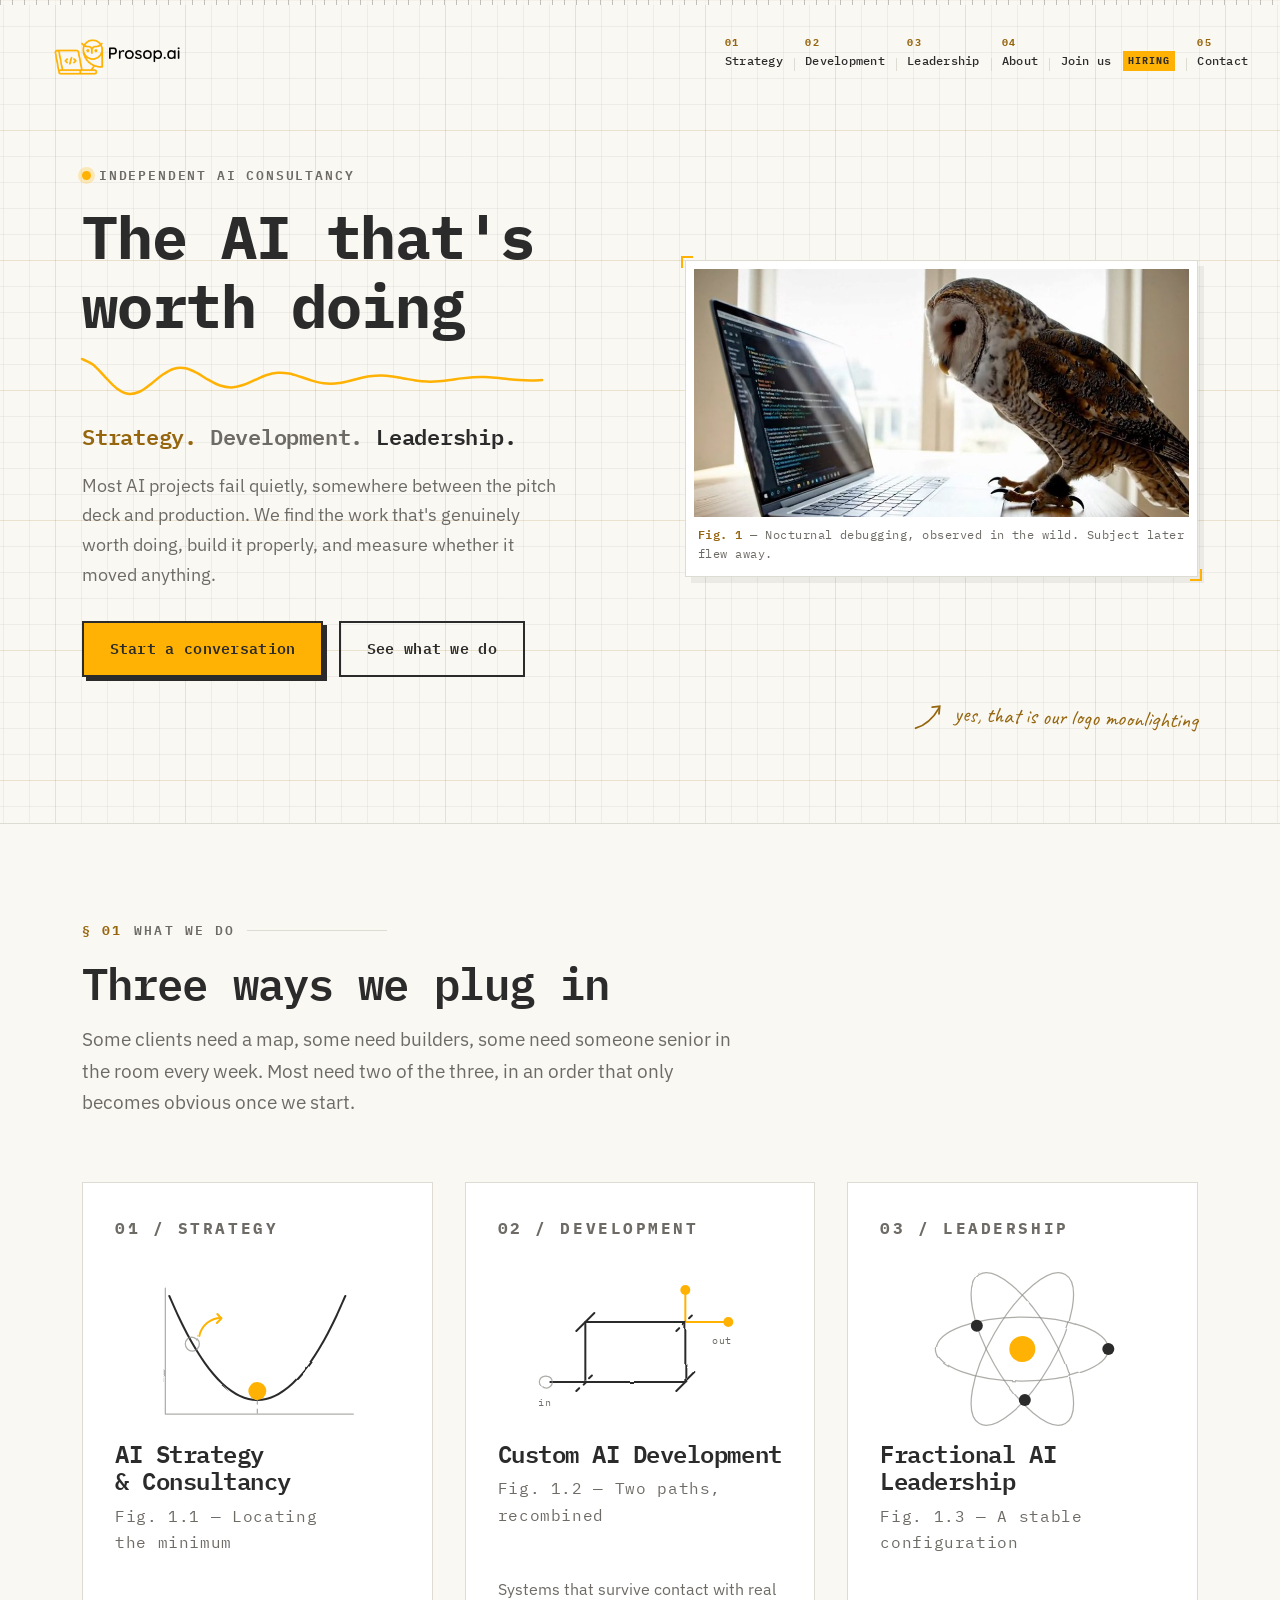
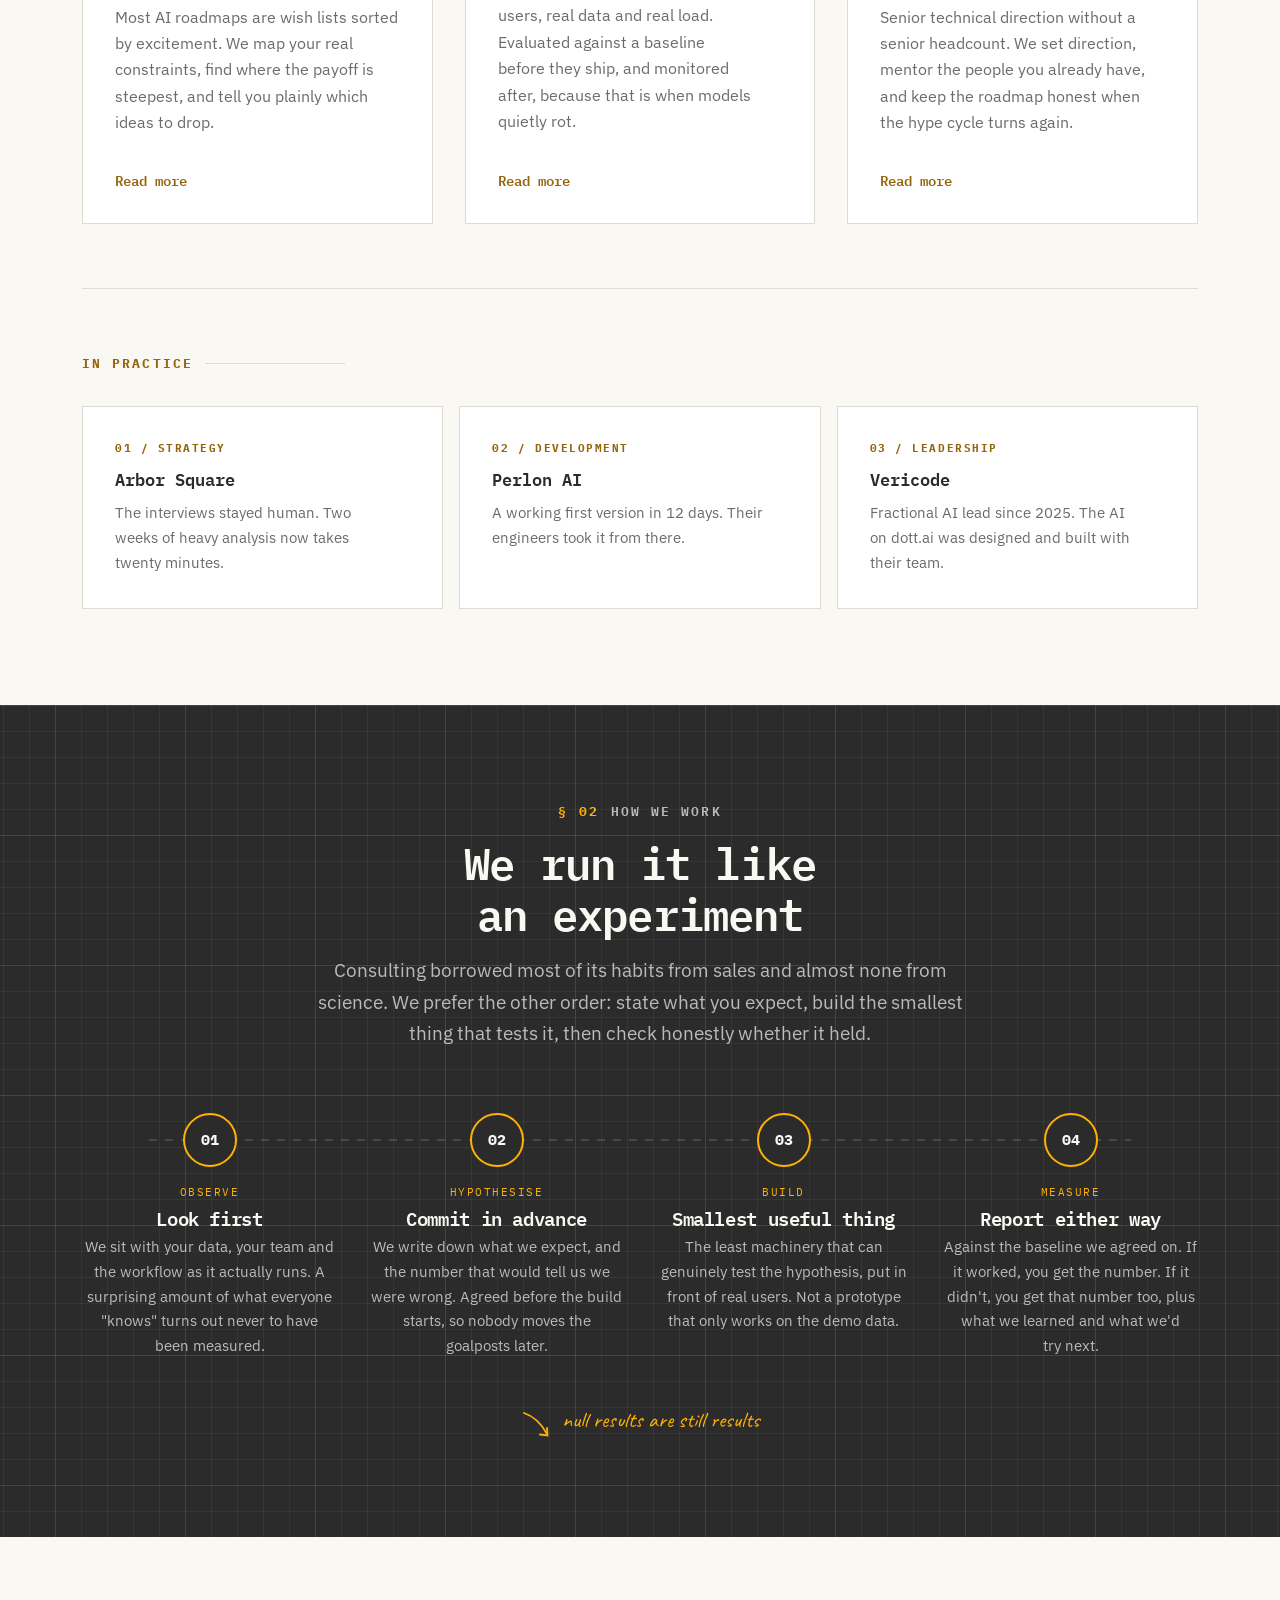
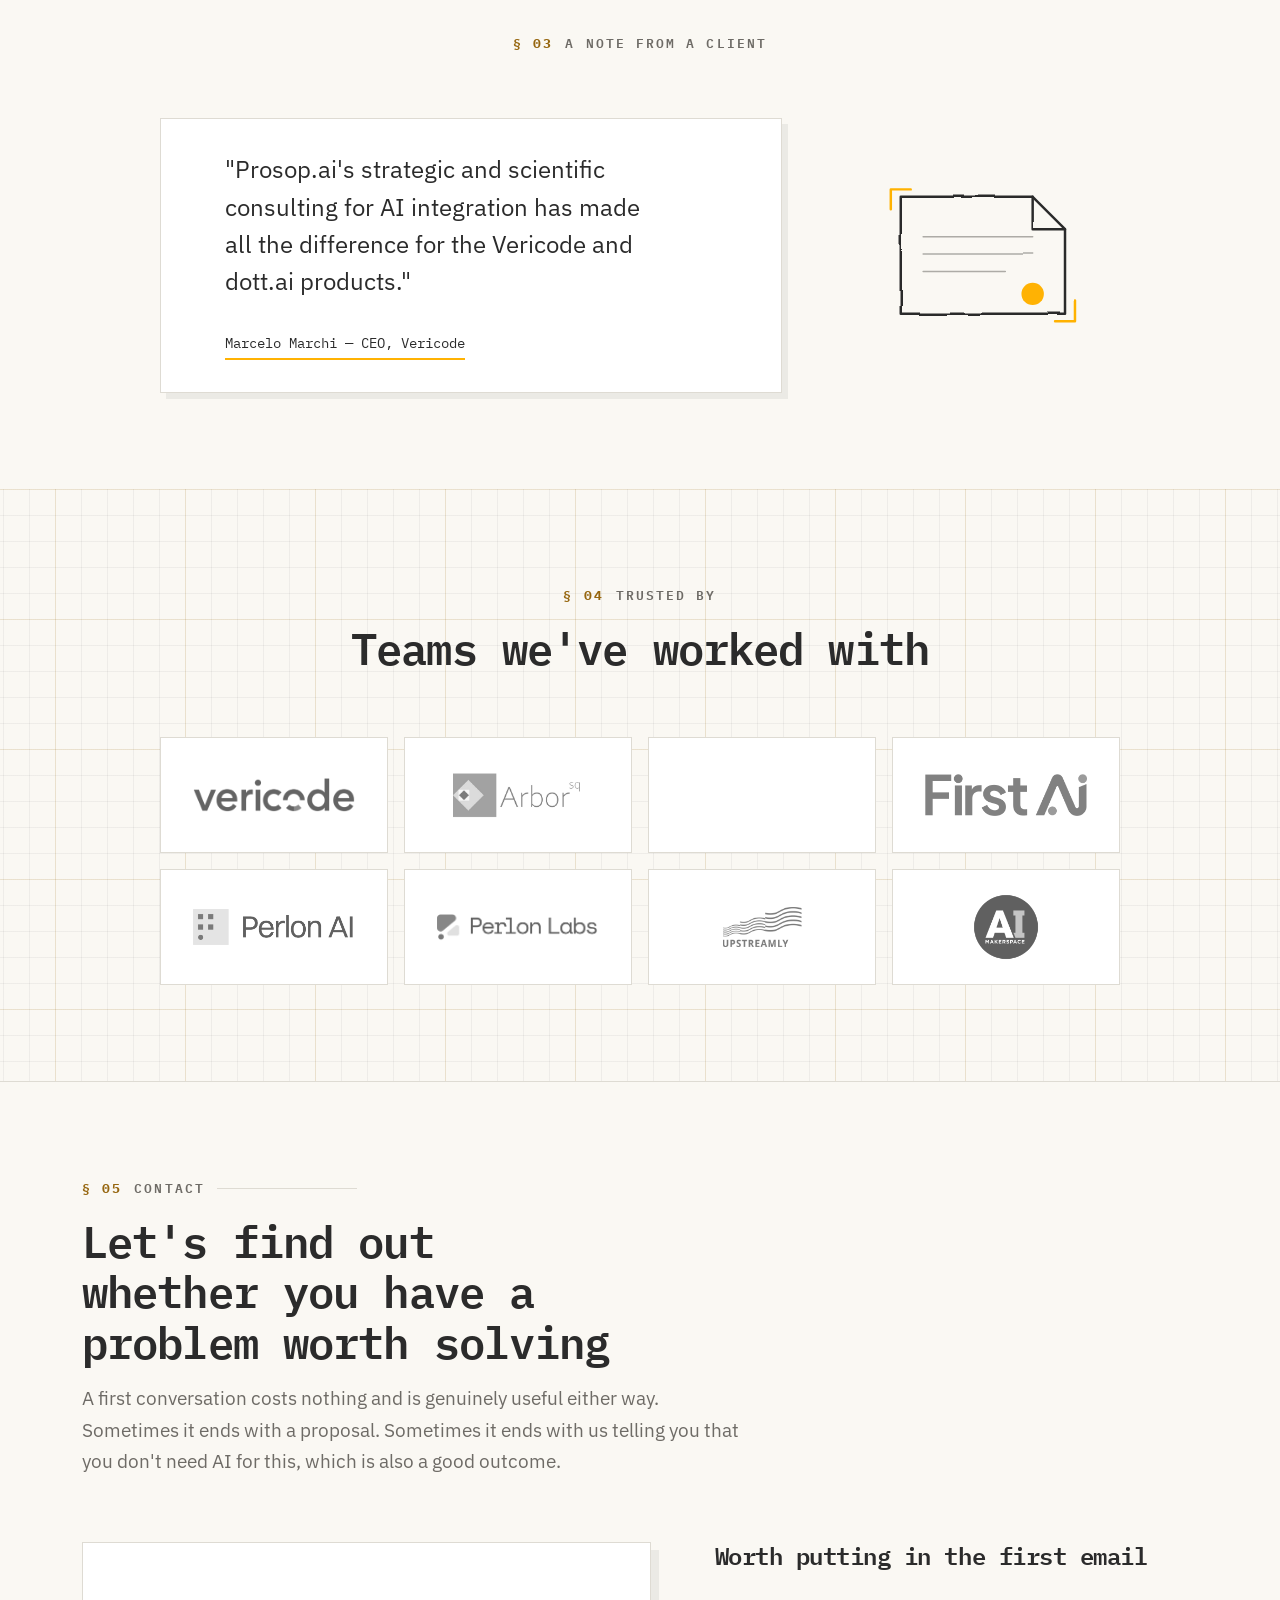
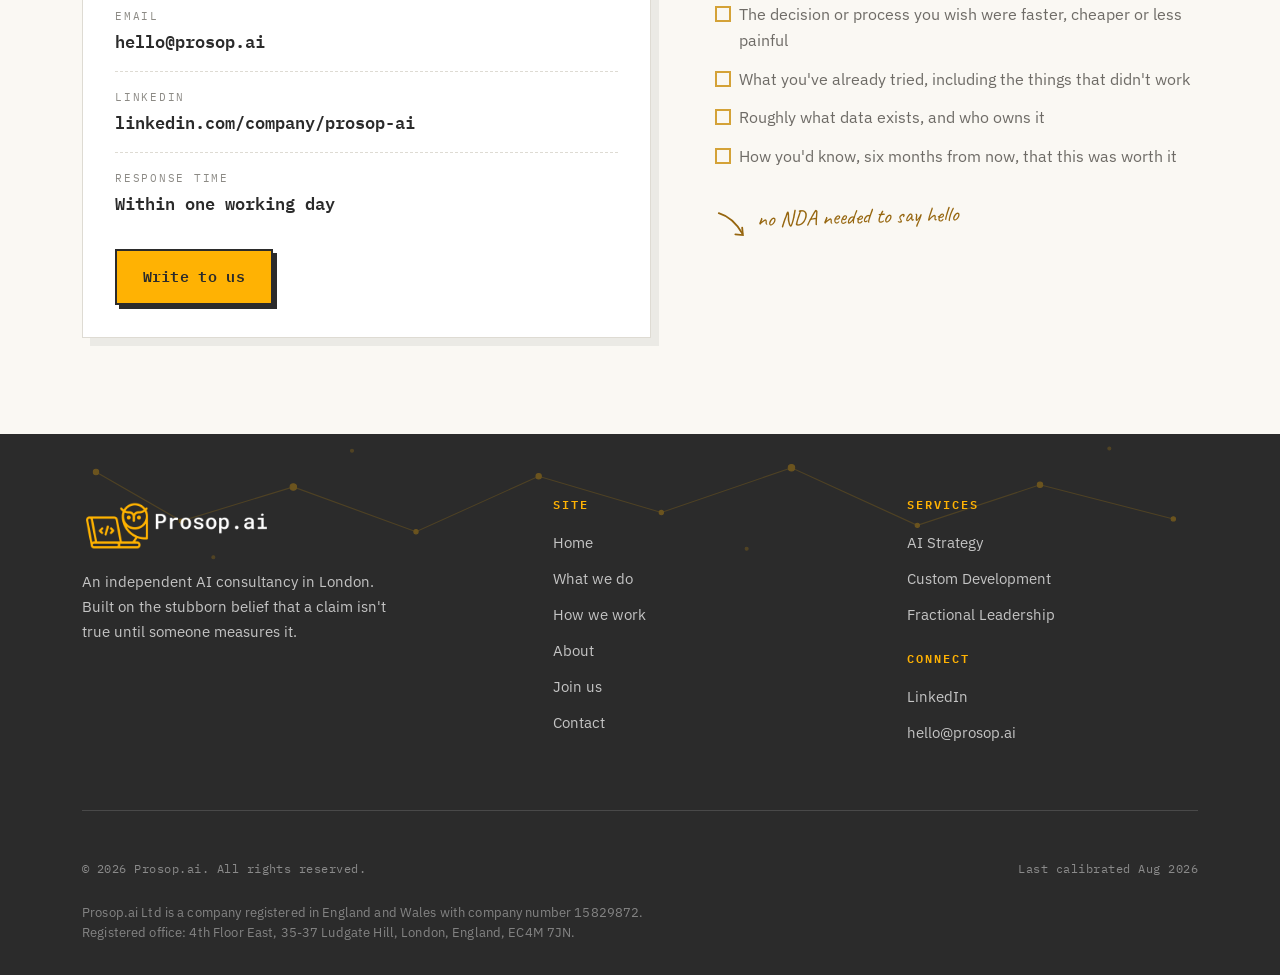
<file: index.html>
<!DOCTYPE html>
<html lang="en">
<head>
    <meta charset="UTF-8">
    <meta name="viewport" content="width=device-width, initial-scale=1.0">
    <meta name="description" content="Prosop.ai is an independent AI consultancy. We find the AI work worth doing, build it, and measure whether it worked. Strategy, custom development and fractional AI leadership.">
    <title>Prosop.ai — The AI that's worth doing</title>
    <link rel="canonical" href="https://prosop.ai/">

    <meta property="og:title" content="Prosop.ai — The AI that's worth doing">
    <meta property="og:description" content="Strategy. Development. Leadership. An independent AI consultancy that finds the work worth doing, builds it, and measures whether it worked.">
    <meta property="og:type" content="website">
    <meta property="og:url" content="https://prosop.ai/">
    <meta property="og:site_name" content="Prosop.ai">
    <meta property="og:locale" content="en_GB">
    <meta property="og:image" content="https://prosop.ai/images/og-home.png">
    <meta property="og:image:width" content="1200">
    <meta property="og:image:height" content="630">
    <meta property="og:image:alt" content="Prosop.ai — The AI that's worth doing. Strategy. Development. Leadership.">

    <meta name="twitter:card" content="summary_large_image">
    <meta name="twitter:title" content="Prosop.ai — The AI that's worth doing">
    <meta name="twitter:description" content="Strategy. Development. Leadership. An independent AI consultancy that finds the work worth doing, builds it, and measures whether it worked.">
    <meta name="twitter:image" content="https://prosop.ai/images/og-home.png">

    <meta name="theme-color" content="#FAF8F3">

    <link rel="preconnect" href="https://fonts.googleapis.com">
    <link rel="preconnect" href="https://fonts.gstatic.com" crossorigin>
    <link href="https://fonts.googleapis.com/css2?family=Caveat:wght@500;600&family=IBM+Plex+Mono:wght@400;500;600;700&family=IBM+Plex+Sans:wght@400;500;600;700&display=swap" rel="stylesheet">
    <link rel="stylesheet" href="style.css">
    <noscript><style>.reveal{opacity:1;transform:none}</style></noscript>
    <link rel="icon" href="images/favicon.ico" sizes="32x32">
    <link rel="icon" type="image/png" href="images/icon-512.png" sizes="512x512">
    <link rel="apple-touch-icon" href="images/apple-touch-icon.png">
    <script src="js/main.js" defer></script>

    <script type="application/ld+json">
    {
        "@context": "https://schema.org",
        "@type": "ProfessionalService",
        "@id": "https://prosop.ai/#organisation",
        "name": "Prosop.ai",
        "legalName": "Prosop.ai Ltd",
        "url": "https://prosop.ai/",
        "logo": "https://prosop.ai/images/icon-512.png",
        "image": "https://prosop.ai/images/og-home.png",
        "description": "An independent AI consultancy. We find the AI work worth doing, build it, and measure whether it worked. Strategy, custom development and fractional AI leadership.",
        "slogan": "The AI that's worth doing",
        "email": "hello@prosop.ai",
        "sameAs": ["https://www.linkedin.com/company/prosop-ai"],
        "identifier": {
            "@type": "PropertyValue",
            "name": "Company number",
            "value": "15829872"
        },
        "address": {
            "@type": "PostalAddress",
            "streetAddress": "4th Floor East, 35-37 Ludgate Hill",
            "addressLocality": "London",
            "postalCode": "EC4M 7JN",
            "addressCountry": "GB"
        },
        "founder": {
            "@type": "Person",
            "name": "Debora Andrade",
            "jobTitle": "Founder",
            "alumniOf": ["University of Oxford", "Imperial College London"]
        },
        "areaServed": [
            { "@type": "Country", "name": "United Kingdom" },
            { "@type": "Country", "name": "Brazil" }
        ],
        "knowsAbout": [
            "Artificial intelligence strategy",
            "Machine learning engineering",
            "Large language model applications",
            "Model evaluation and monitoring",
            "GDPR-compliant data systems"
        ],
        "hasOfferCatalog": {
            "@type": "OfferCatalog",
            "name": "Services",
            "itemListElement": [
                {
                    "@type": "Offer",
                    "itemOffered": {
                        "@type": "Service",
                        "name": "AI Strategy & Consultancy",
                        "url": "https://prosop.ai/strategy.html",
                        "description": "A prioritised AI roadmap built on your real constraints, with a written rationale for every idea that did not make it."
                    }
                },
                {
                    "@type": "Offer",
                    "itemOffered": {
                        "@type": "Service",
                        "name": "Custom AI Development",
                        "url": "https://prosop.ai/development.html",
                        "description": "AI systems built against a baseline, evaluated before they ship, and instrumented so you find out when they drift."
                    }
                },
                {
                    "@type": "Offer",
                    "itemOffered": {
                        "@type": "Service",
                        "name": "Fractional AI Leadership",
                        "url": "https://prosop.ai/leadership.html",
                        "description": "Senior technical direction a few days a month: architecture reviews, evaluation design and team mentorship."
                    }
                }
            ]
        }
    }
    </script>
</head>
<body>
    <!-- Wobble filter: turns clean vector paths into something closer to pen on paper -->
    <svg class="svg-defs" aria-hidden="true" focusable="false">
        <filter id="sketch" x="-10%" y="-10%" width="120%" height="120%">
            <feTurbulence type="fractalNoise" baseFrequency="0.022" numOctaves="3" seed="7" result="noise"/>
            <feDisplacementMap in="SourceGraphic" in2="noise" scale="2.2" xChannelSelector="R" yChannelSelector="G"/>
        </filter>
    </svg>

    <a class="skip-link" href="#main">Skip to content</a>

    <div class="scroll-ruler" aria-hidden="true"><div class="scroll-ruler__fill" id="scrollFill"></div></div>

    <header class="header">
        <div class="header__logo">
            <a href="index.html" aria-label="Prosop.ai — home">
                <img src="images/Transparent Logo_black_letters.png" alt="Prosop.ai" width="2208" height="1042">
            </a>
        </div>
        <nav class="site-nav" aria-label="Primary">
            <ul>
                <li><a href="strategy.html"><span class="site-nav__num">01</span><span class="site-nav__label">Strategy</span></a></li>
                <li><a href="development.html"><span class="site-nav__num">02</span><span class="site-nav__label">Development</span></a></li>
                <li><a href="leadership.html"><span class="site-nav__num">03</span><span class="site-nav__label">Leadership</span></a></li>
                <li><a href="about.html"><span class="site-nav__num">04</span><span class="site-nav__label">About</span></a></li>
                <li><a href="about.html#join"><span class="site-nav__num" aria-hidden="true"></span><span class="site-nav__label">Join us <span class="tag">hiring</span></span></a></li>
                <li><a href="index.html#contact"><span class="site-nav__num">05</span><span class="site-nav__label">Contact</span></a></li>
            </ul>
        </nav>
        <button class="menu-toggle" id="menuToggle" aria-label="Open menu" aria-expanded="false" aria-controls="slideMenu">
            <span class="hamburger"></span>
            <span class="hamburger"></span>
            <span class="hamburger"></span>
        </button>
    </header>

    <nav class="slide-menu grid-paper" id="slideMenu" aria-hidden="true" aria-label="Main">
        <button class="menu-close" id="menuClose" aria-label="Close menu">&times;</button>
        <ul class="menu-links">
            <li><a data-num="01" href="index.html" aria-current="page">Home</a></li>
            <li><a data-num="02" href="index.html#what-we-do">What we do</a></li>
            <li><a data-num="03" href="strategy.html">Strategy</a></li>
            <li><a data-num="04" href="development.html">Development</a></li>
            <li><a data-num="05" href="leadership.html">Leadership</a></li>
            <li><a data-num="06" href="about.html">About</a></li>
            <li><a data-num="07" href="about.html#join">Join us <span class="tag">hiring</span></a></li>
            <li><a data-num="08" href="index.html#contact">Contact</a></li>
        </ul>
        <p class="menu-foot">Still awake? So are we.</p>
    </nav>

    <div class="menu-overlay" id="menuOverlay"></div>

    <main id="main">

        <!-- ============ HERO ============ -->
        <section class="hero surface-paper grid-paper">
            <div class="container">
                <div class="hero__grid">
                    <div class="hero__text">
                        <p class="hero__eyebrow">Independent AI consultancy</p>
                        <h1>The AI that's worth doing</h1>

                        <svg class="hero__wave" viewBox="0 0 460 46" aria-hidden="true" focusable="false" preserveAspectRatio="xMidYMid meet">
                            <path d="M0 3C1.917 3.994 7.667 5.998 11.5 8.965C15.33 11.93 19.17 16.93 23 20.81C26.83 24.68 30.67 29.37 34.5 32.2C38.33 35.04 42.17 37.24 46 37.84C49.83 38.43 53.67 37.42 57.5 35.77C61.33 34.12 65.17 30.77 69 27.94C72.83 25.1 76.67 21.29 80.5 18.75C84.33 16.22 88.17 13.8 92 12.72C95.83 11.64 99.67 11.58 103.5 12.29C107.3 13 111.2 15.03 115 16.96C118.8 18.9 122.7 21.81 126.5 23.9C130.3 26 134.2 28.3 138 29.55C141.8 30.8 145.7 31.48 149.5 31.4C153.3 31.32 157.2 30.27 161 29.06C164.8 27.85 168.7 25.78 172.5 24.15C176.3 22.53 180.2 20.53 184 19.31C187.8 18.09 191.7 17.11 195.5 16.82C199.3 16.52 203.2 16.89 207 17.55C210.8 18.21 214.7 19.58 218.5 20.76C222.3 21.94 226.2 23.55 230 24.63C233.8 25.71 237.7 26.76 241.5 27.25C245.3 27.73 249.2 27.8 253 27.53C256.8 27.27 260.7 26.44 264.5 25.65C268.3 24.85 272.2 23.63 276 22.75C279.8 21.86 283.7 20.87 287.5 20.33C291.3 19.78 295.2 19.46 299 19.47C302.8 19.48 306.7 19.9 310.5 20.39C314.3 20.88 318.2 21.74 322 22.42C325.8 23.1 329.7 23.95 333.5 24.47C337.3 25 341.2 25.43 345 25.57C348.8 25.72 352.7 25.58 356.5 25.32C360.3 25.06 364.2 24.5 368 24.01C371.8 23.52 375.7 22.84 379.5 22.38C383.3 21.92 387.2 21.47 391 21.25C394.8 21.03 398.7 20.99 402.5 21.08C406.3 21.18 410.2 21.52 414 21.84C417.8 22.17 421.7 22.68 425.5 23.05C429.3 23.43 433.2 23.85 437 24.09C440.8 24.32 444.7 24.47 448.5 24.48C452.3 24.49 458.1 24.18 460 24.12"/>
                        </svg>

                        <p class="hero__triad"><span>Strategy.</span> <span>Development.</span> <span>Leadership.</span></p>

                        <p class="hero__lede">Most AI projects fail quietly, somewhere between the pitch deck and production. We find the work that's genuinely worth doing, build it properly, and measure whether it moved anything.</p>

                        <div class="btn-row">
                            <a class="btn btn--primary" href="#contact">Start a conversation</a>
                            <a class="btn btn--ghost" href="#what-we-do">See what we do</a>
                        </div>
                    </div>

                    <figure class="plate hero__plate">
                        <div class="plate__media">
                            <video autoplay muted loop playsinline preload="metadata" poster="images/hero-poster.jpg" aria-label="Animation of an owl programming at a laptop before flying away">
                                <source src="images/Owl_Programs_on_Laptop_Flies_Away_cropped.mp4" type="video/mp4">
                            </video>
                        </div>
                        <figcaption class="plate__caption"><b>Fig. 1</b> — Nocturnal debugging, observed in the wild. Subject later flew away.</figcaption>
                    </figure>
                </div>

                <p class="annot annot--right hero__note">
                    <svg viewBox="0 0 34 34" aria-hidden="true" focusable="false"><path d="M4 28C10 26 20 20 27 7"/><path d="M20 6.5 27.5 5.5 27 13"/></svg>
                    yes, that is our logo moonlighting
                </p>
            </div>
        </section>

        <div class="edge"></div>

        <!-- ============ § 01 WHAT WE DO ============ -->
        <section id="what-we-do" class="section surface-paper">
            <div class="container">
                <div class="section-head reveal">
                    <p class="section-label"><b>§ 01</b> What we do</p>
                    <h2>Three ways we plug in</h2>
                    <p class="section-lede">Some clients need a map, some need builders, some need someone senior in the room every week. Most need two of the three, in an order that only becomes obvious once we start.</p>
                </div>

                <div class="card-grid">
                    <a class="card reveal" href="strategy.html">
                        <p class="card__index">01 / STRATEGY</p>
                        <div class="card__figure">
                            <svg class="diagram" viewBox="0 0 220 150" aria-hidden="true" focusable="false">
                                <g filter="url(#sketch)">
                                    <path class="faint" d="M18 140H206M18 140V14"/>
                                    <path d="M22 22C23.47 25.29 27.87 35.52 30.8 41.76C33.73 48 36.67 53.89 39.6 59.44C42.53 64.99 45.47 70.19 48.4 75.04C51.33 79.89 54.27 84.4 57.2 88.56C60.13 92.72 63.07 96.53 66 100C68.93 103.5 71.87 106.6 74.8 109.4C77.73 112.1 80.67 114.6 83.6 116.6C86.53 118.7 89.47 120.5 92.4 121.8C95.33 123.2 98.27 124.3 101.2 125C104.1 125.7 107.1 126 110 126C112.9 126 115.9 125.7 118.8 125C121.7 124.3 124.7 123.2 127.6 121.8C130.5 120.5 133.5 118.7 136.4 116.6C139.3 114.6 142.3 112.1 145.2 109.4C148.1 106.6 151.1 103.5 154 100C156.9 96.53 159.9 92.72 162.8 88.56C165.7 84.4 168.7 79.89 171.6 75.04C174.5 70.19 177.5 64.99 180.4 59.44C183.3 53.89 186.3 48 189.2 41.76C192.1 35.52 196.5 25.29 198 22"/>
                                    <path class="faint dashed" d="M110 126V140"/>
                                    <path class="accent" d="M52 62 A 22 22 0 0 1 74 44"/>
                                    <path class="accent" d="M70 40 74 44.5 69.5 49"/>
                                    <circle class="faint" cx="45" cy="70" r="7"/>
                                </g>
                                <circle class="accent-fill" cx="110" cy="117" r="9"/>
                            </svg>
                        </div>
                        <h3>AI Strategy &amp; Consultancy</h3>
                        <p class="card__caption">Fig. 1.1 — Locating the minimum</p>
                        <p>Most AI roadmaps are wish lists sorted by excitement. We map your real constraints, find where the payoff is steepest, and tell you plainly which ideas to drop.</p>
                        <span class="card__more">Read more
                            <svg viewBox="0 0 74 8" aria-hidden="true" focusable="false"><path d="M1 5C12 2 20 7 31 4S52 1 62 6s10-1 11-2"/></svg>
                        </span>
                    </a>

                    <a class="card reveal" href="development.html">
                        <p class="card__index">02 / DEVELOPMENT</p>
                        <div class="card__figure">
                            <svg class="diagram" viewBox="0 0 220 150" aria-hidden="true" focusable="false">
                                <g filter="url(#sketch)">
                                    <path d="M20 108H55M55 108H155M55 108V48M55 48H155M155 108V48"/>
                                    <path class="accent" d="M155 48H198M155 48V16"/>
                                    <path class="dashed" d="M46 117 64 99"/>
                                    <path class="dashed" d="M146 57 164 39"/>
                                    <path d="M46 57 64 39M146 117 164 99"/>
                                    <circle class="faint" cx="16" cy="108" r="6"/>
                                </g>
                                <circle class="accent-fill" cx="198" cy="48" r="5"/>
                                <circle class="accent-fill" cx="155" cy="16" r="5"/>
                                <text x="8" y="132">in</text>
                                <text x="182" y="70">out</text>
                            </svg>
                        </div>
                        <h3>Custom AI Development</h3>
                        <p class="card__caption">Fig. 1.2 — Two paths, recombined</p>
                        <p>Systems that survive contact with real users, real data and real load. Evaluated against a baseline before they ship, and monitored after, because that is when models quietly rot.</p>
                        <span class="card__more">Read more
                            <svg viewBox="0 0 74 8" aria-hidden="true" focusable="false"><path d="M1 5C12 2 20 7 31 4S52 1 62 6s10-1 11-2"/></svg>
                        </span>
                    </a>

                    <a class="card reveal" href="leadership.html">
                        <p class="card__index">03 / LEADERSHIP</p>
                        <div class="card__figure">
                            <svg class="diagram" viewBox="0 0 220 150" aria-hidden="true" focusable="false">
                                <g filter="url(#sketch)">
                                    <ellipse class="faint" cx="110" cy="75" rx="86" ry="32"/>
                                    <ellipse class="faint" cx="110" cy="75" rx="86" ry="32" transform="rotate(60 110 75)"/>
                                    <ellipse class="faint" cx="110" cy="75" rx="86" ry="32" transform="rotate(-60 110 75)"/>
                                </g>
                                <circle class="accent-fill" cx="110" cy="75" r="13"/>
                                <circle class="dot" cx="196" cy="75" r="6"/>
                                <circle class="dot" cx="64.5" cy="51.7" r="6"/>
                                <circle class="dot" cx="112.5" cy="126.1" r="6"/>
                            </svg>
                        </div>
                        <h3>Fractional AI Leadership</h3>
                        <p class="card__caption">Fig. 1.3 — A stable configuration</p>
                        <p>Senior technical direction without a senior headcount. We set direction, mentor the people you already have, and keep the roadmap honest when the hype cycle turns again.</p>
                        <span class="card__more">Read more
                            <svg viewBox="0 0 74 8" aria-hidden="true" focusable="false"><path d="M1 5C12 2 20 7 31 4S52 1 62 6s10-1 11-2"/></svg>
                        </span>
                    </a>
                </div>

                <div class="cases cases--index reveal">
                    <p class="section-label"><b>In practice</b></p>
                    <div class="case-tease-grid">
                        <a class="case-tease" href="strategy.html#in-practice">
                            <span class="case-tease__service">01 / Strategy</span>
                            <strong>Arbor Square</strong>
                            <p>The interviews stayed human. Two weeks of heavy analysis now takes twenty minutes.</p>
                        </a>
                        <a class="case-tease" href="development.html#in-practice">
                            <span class="case-tease__service">02 / Development</span>
                            <strong>Perlon AI</strong>
                            <p>A working first version in 12 days. Their engineers took it from there.</p>
                        </a>
                        <a class="case-tease" href="leadership.html#in-practice">
                            <span class="case-tease__service">03 / Leadership</span>
                            <strong>Vericode</strong>
                            <p>Fractional AI lead since 2025. The AI on dott.ai was designed and built with their team.</p>
                        </a>
                    </div>
                </div>
            </div>
        </section>

        <!-- ============ § 02 HOW WE WORK ============ -->
        <section id="how-we-work" class="section surface-dark grid-paper">
            <div class="container">
                <div class="section-head section-head--center reveal">
                    <p class="section-label"><b>§ 02</b> How we work</p>
                    <h2>We run it like an experiment</h2>
                    <p class="section-lede">Consulting borrowed most of its habits from sales and almost none from science. We prefer the other order: state what you expect, build the smallest thing that tests it, then check honestly whether it held.</p>
                </div>

                <ol class="protocol">
                    <li class="step reveal">
                        <div class="step__dot">01</div>
                        <div>
                            <span class="step__greek">Observe</span>
                            <h3>Look first</h3>
                            <p>We sit with your data, your team and the workflow as it actually runs. A surprising amount of what everyone "knows" turns out never to have been measured.</p>
                        </div>
                    </li>
                    <li class="step reveal">
                        <div class="step__dot">02</div>
                        <div>
                            <span class="step__greek">Hypothesise</span>
                            <h3>Commit in advance</h3>
                            <p>We write down what we expect, and the number that would tell us we were wrong. Agreed before the build starts, so nobody moves the goalposts later.</p>
                        </div>
                    </li>
                    <li class="step reveal">
                        <div class="step__dot">03</div>
                        <div>
                            <span class="step__greek">Build</span>
                            <h3>Smallest useful thing</h3>
                            <p>The least machinery that can genuinely test the hypothesis, put in front of real users. Not a prototype that only works on the demo data.</p>
                        </div>
                    </li>
                    <li class="step reveal">
                        <div class="step__dot">04</div>
                        <div>
                            <span class="step__greek">Measure</span>
                            <h3>Report either way</h3>
                            <p>Against the baseline we agreed on. If it worked, you get the number. If it didn't, you get that number too, plus what we learned and what we'd try next.</p>
                        </div>
                    </li>
                </ol>

                <p class="annot reveal" style="justify-content:center;margin-top:3rem">
                    <svg viewBox="0 0 34 34" aria-hidden="true" focusable="false"><path d="M4 6C10 8 20 14 27 27"/><path d="M20 27.5 27.5 28.5 27 21"/></svg>
                    null results are still results
                </p>
            </div>
        </section>

        <!-- ============ § 03 A NOTE FROM A CLIENT ============ -->
        <section id="from-a-client" class="section surface-paper">
            <div class="container">
                <div class="section-head section-head--center reveal">
                    <p class="section-label"><b>§ 03</b> A note from a client</p>
                </div>

                <div class="review-grid reveal">
                    <figure class="review">
                        <blockquote>
                            <p>"Prosop.ai's strategic and scientific consulting for AI integration has made all the difference for the Vericode and dott.ai products."</p>
                        </blockquote>
                        <figcaption><cite>Marcelo Marchi — CEO, Vericode</cite></figcaption>
                    </figure>

                    <div class="review__drawing" aria-hidden="true">
                        <svg class="diagram" viewBox="0 0 220 150" focusable="false">
                            <g filter="url(#sketch)">
                                <path d="M44 28H150L176 54V122H44Z"/>
                                <path d="M150 28V54H176"/>
                                <path class="faint" d="M62 60H150M62 74H150M62 88H128"/>
                                <path class="accent" d="M36 22H52M36 22V38"/>
                                <path class="accent" d="M184 128H168M184 128V112"/>
                            </g>
                            <circle class="accent-fill" cx="150" cy="106" r="9"/>
                        </svg>
                    </div>
                </div>
            </div>
        </section>

        <!-- ============ § 04 TRUSTED BY ============ -->
        <section id="trusted-by" class="section surface-paper grid-paper">
            <div class="container">
                <div class="section-head section-head--center reveal">
                    <p class="section-label"><b>§ 04</b> Trusted by</p>
                    <h2>Teams we've worked with</h2>
                </div>

                <div class="logo-grid reveal">
                    <div class="logo-cell"><img src="images/logo_vericode.png" alt="Vericode" width="3088" height="646" loading="lazy" decoding="async"></div>
                    <div class="logo-cell"><img src="images/logo_arborsquare.jpg" alt="Arbor Square" width="3297" height="1172" loading="lazy" decoding="async"></div>
                    <div class="logo-cell"><img src="images/logo_dott.png" alt="dott.ai" width="927" height="354" loading="lazy" decoding="async"></div>
                    <div class="logo-cell"><img src="images/logo_firstai.png" alt="First AI" width="600" height="154" loading="lazy" decoding="async"></div>
                    <div class="logo-cell"><img src="images/logo_perlonai.png" alt="Perlon AI" width="1275" height="281" loading="lazy" decoding="async"></div>
                    <div class="logo-cell"><img src="images/logo_perlonlabs.png" alt="Perlon Labs" width="1334" height="225" loading="lazy" decoding="async"></div>
                    <div class="logo-cell logo-cell--square"><img src="images/logo_upstreamly.png" alt="Upstreamly" width="306" height="236" loading="lazy" decoding="async"></div>
                    <div class="logo-cell logo-cell--square"><img src="images/logo_aimakerspace.png" alt="AI Makerspace" width="280" height="280" loading="lazy" decoding="async"></div>
                </div>
            </div>
        </section>

        <div class="edge"></div>

        <!-- ============ § 05 CONTACT ============ -->
        <section id="contact" class="section surface-paper">
            <div class="container">
                <div class="section-head reveal">
                    <p class="section-label"><b>§ 05</b> Contact</p>
                    <h2>Let's find out whether you have a problem worth solving</h2>
                    <p class="section-lede">A first conversation costs nothing and is genuinely useful either way. Sometimes it ends with a proposal. Sometimes it ends with us telling you that you don't need AI for this, which is also a good outcome.</p>
                </div>

                <div class="contact__grid">
                    <div class="contact__card reveal">
                        <div class="contact__list">
                            <div class="contact__item">
                                <span class="contact__key">Email</span>
                                <a class="contact__val" href="mailto:hello@prosop.ai">hello@prosop.ai</a>
                            </div>
                            <div class="contact__item">
                                <span class="contact__key">LinkedIn</span>
                                <a class="contact__val" href="https://www.linkedin.com/company/prosop-ai" target="_blank" rel="noopener">linkedin.com/company/prosop-ai</a>
                            </div>
                            <div class="contact__item">
                                <span class="contact__key">Response time</span>
                                <span class="contact__val">Within one working day</span>
                            </div>
                        </div>

                        <div class="btn-row">
                            <a class="btn btn--primary" href="mailto:hello@prosop.ai?subject=Project%20enquiry">Write to us</a>
                        </div>
                    </div>

                    <div class="reveal">
                        <h3>Worth putting in the first email</h3>
                        <ul class="checklist">
                            <li>The decision or process you wish were faster, cheaper or less painful</li>
                            <li>What you've already tried, including the things that didn't work</li>
                            <li>Roughly what data exists, and who owns it</li>
                            <li>How you'd know, six months from now, that this was worth it</li>
                        </ul>

                        <p class="annot" style="margin-top:2rem">
                            <svg viewBox="0 0 34 34" aria-hidden="true" focusable="false"><path d="M4 6C10 8 20 14 27 27"/><path d="M20 27.5 27.5 28.5 27 21"/></svg>
                            no NDA needed to say hello
                        </p>
                    </div>
                </div>
            </div>
        </section>
    </main>

    <footer class="footer">
        <svg class="footer__stars" viewBox="0 0 1200 140" preserveAspectRatio="xMidYMid slice" aria-hidden="true" focusable="false">
            <path d="M90 40 170 86 275 54 390 96 505 44 620 78 742 36 860 90 975 52 1100 84" fill="none" stroke-width="1" opacity="0.55"/>
            <circle cx="90" cy="40" r="2.5"/><circle cx="170" cy="86" r="2"/><circle cx="275" cy="54" r="3"/>
            <circle cx="390" cy="96" r="2"/><circle cx="505" cy="44" r="2.5"/><circle cx="620" cy="78" r="2"/>
            <circle cx="742" cy="36" r="3"/><circle cx="860" cy="90" r="2"/><circle cx="975" cy="52" r="2.5"/>
            <circle cx="1100" cy="84" r="2"/>
            <circle cx="330" cy="20" r="1.4" opacity="0.6"/><circle cx="700" cy="112" r="1.4" opacity="0.6"/>
            <circle cx="1040" cy="18" r="1.4" opacity="0.6"/><circle cx="200" cy="120" r="1.4" opacity="0.6"/>
        </svg>

        <div class="container">
            <div class="footer__grid">
                <div>
                    <div class="footer__logo">
                        <a href="index.html" aria-label="Prosop.ai — home">
                            <img src="images/cropped_transparent_logo_white_letters.png" alt="Prosop.ai" width="1920" height="568" loading="lazy">
                        </a>
                    </div>
                    <p>An independent AI consultancy in London. Built on the stubborn belief that a claim isn't true until someone measures it.</p>
                </div>
                <div>
                    <h4>Site</h4>
                    <ul>
                        <li><a href="index.html">Home</a></li>
                        <li><a href="index.html#what-we-do">What we do</a></li>
                        <li><a href="index.html#how-we-work">How we work</a></li>
                        <li><a href="about.html">About</a></li>
                        <li><a href="about.html#join">Join us</a></li>
                        <li><a href="index.html#contact">Contact</a></li>
                    </ul>
                </div>
                <div>
                    <h4>Services</h4>
                    <ul>
                        <li><a href="strategy.html">AI Strategy</a></li>
                        <li><a href="development.html">Custom Development</a></li>
                        <li><a href="leadership.html">Fractional Leadership</a></li>
                    </ul>
                    <h4 style="margin-top:1.5rem">Connect</h4>
                    <ul>
                        <li><a href="https://www.linkedin.com/company/prosop-ai" target="_blank" rel="noopener">LinkedIn</a></li>
                        <li><a href="mailto:hello@prosop.ai">hello@prosop.ai</a></li>
                    </ul>
                </div>
            </div>
            <div class="footer__bottom">
                <p>&copy; <span id="year">2026</span> Prosop.ai. All rights reserved.</p>
                <p class="footer__version">Last calibrated Aug 2026</p>
                <p class="footer__legal">Prosop.ai Ltd is a company registered in England and Wales with company number 15829872.<br>Registered office: 4th Floor East, 35-37 Ludgate Hill, London, England, EC4M 7JN.</p>
            </div>
        </div>
    </footer>
</body>
</html>
</file>
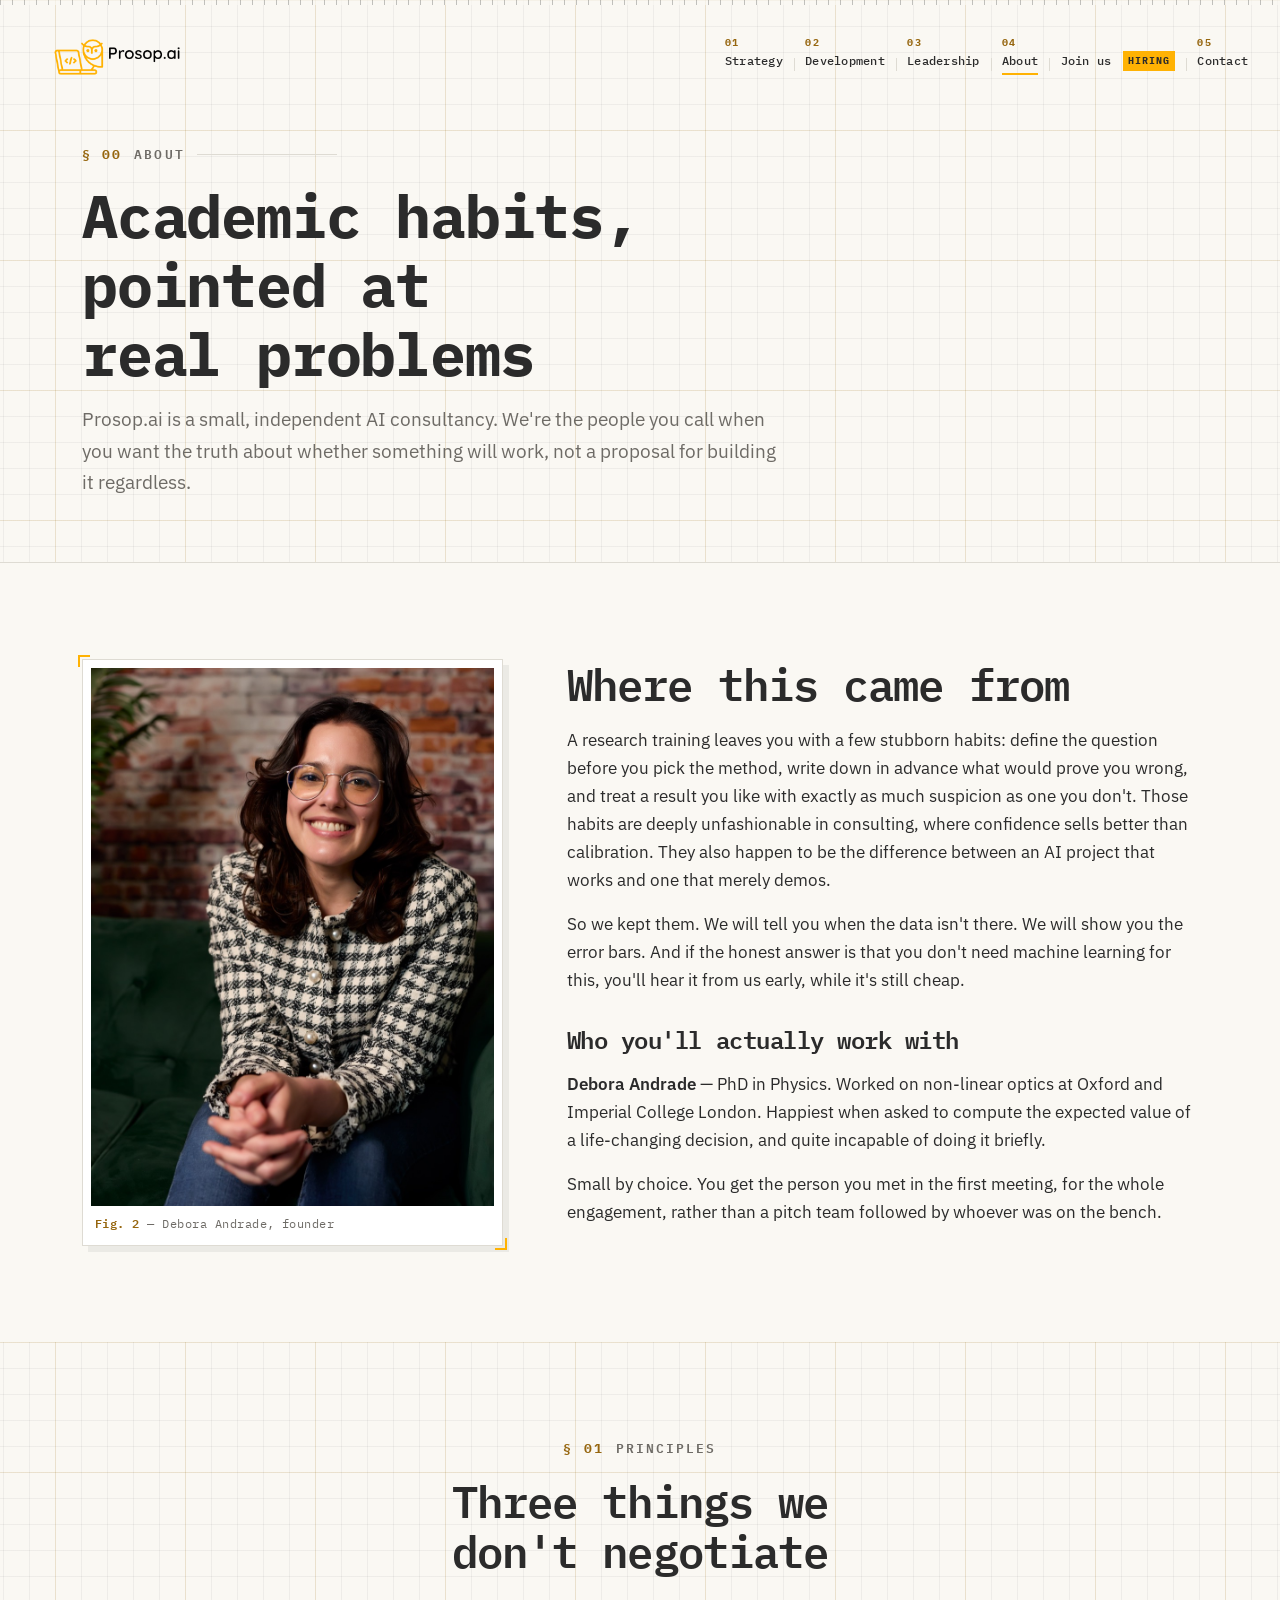
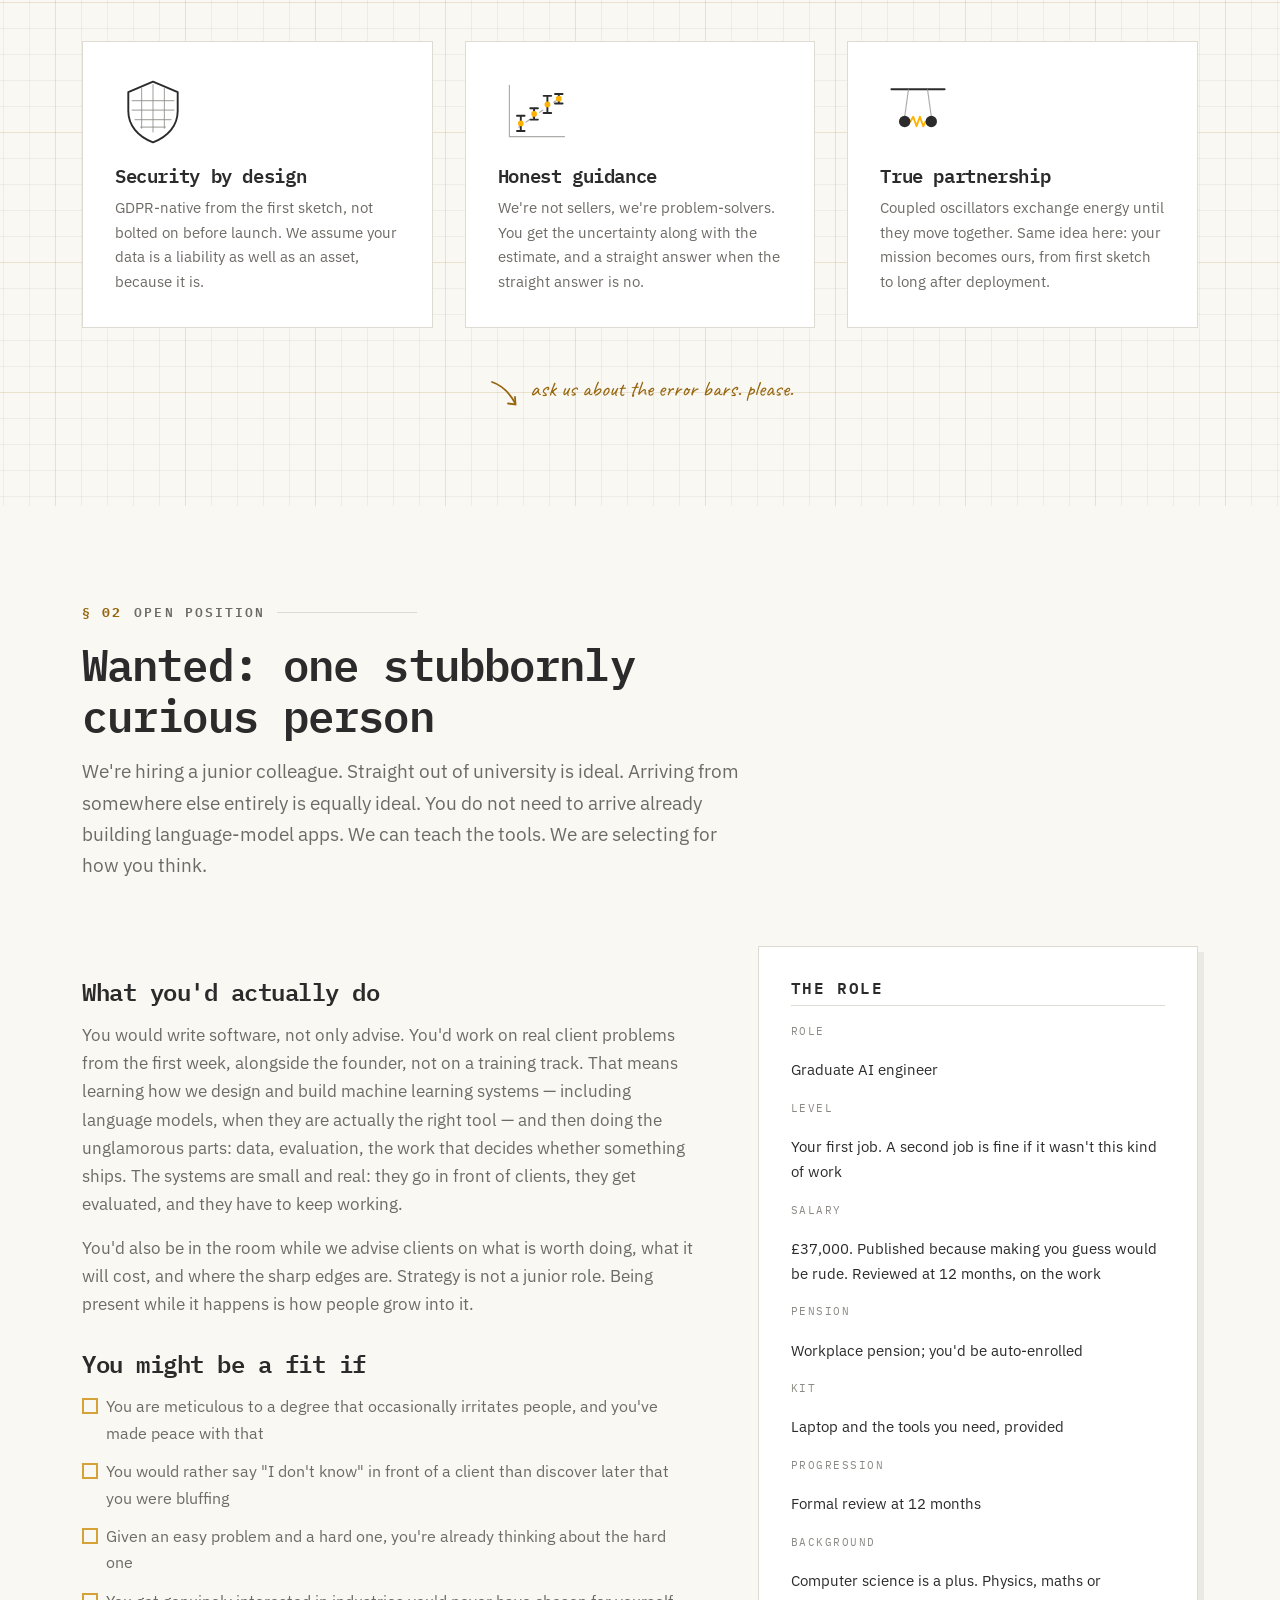
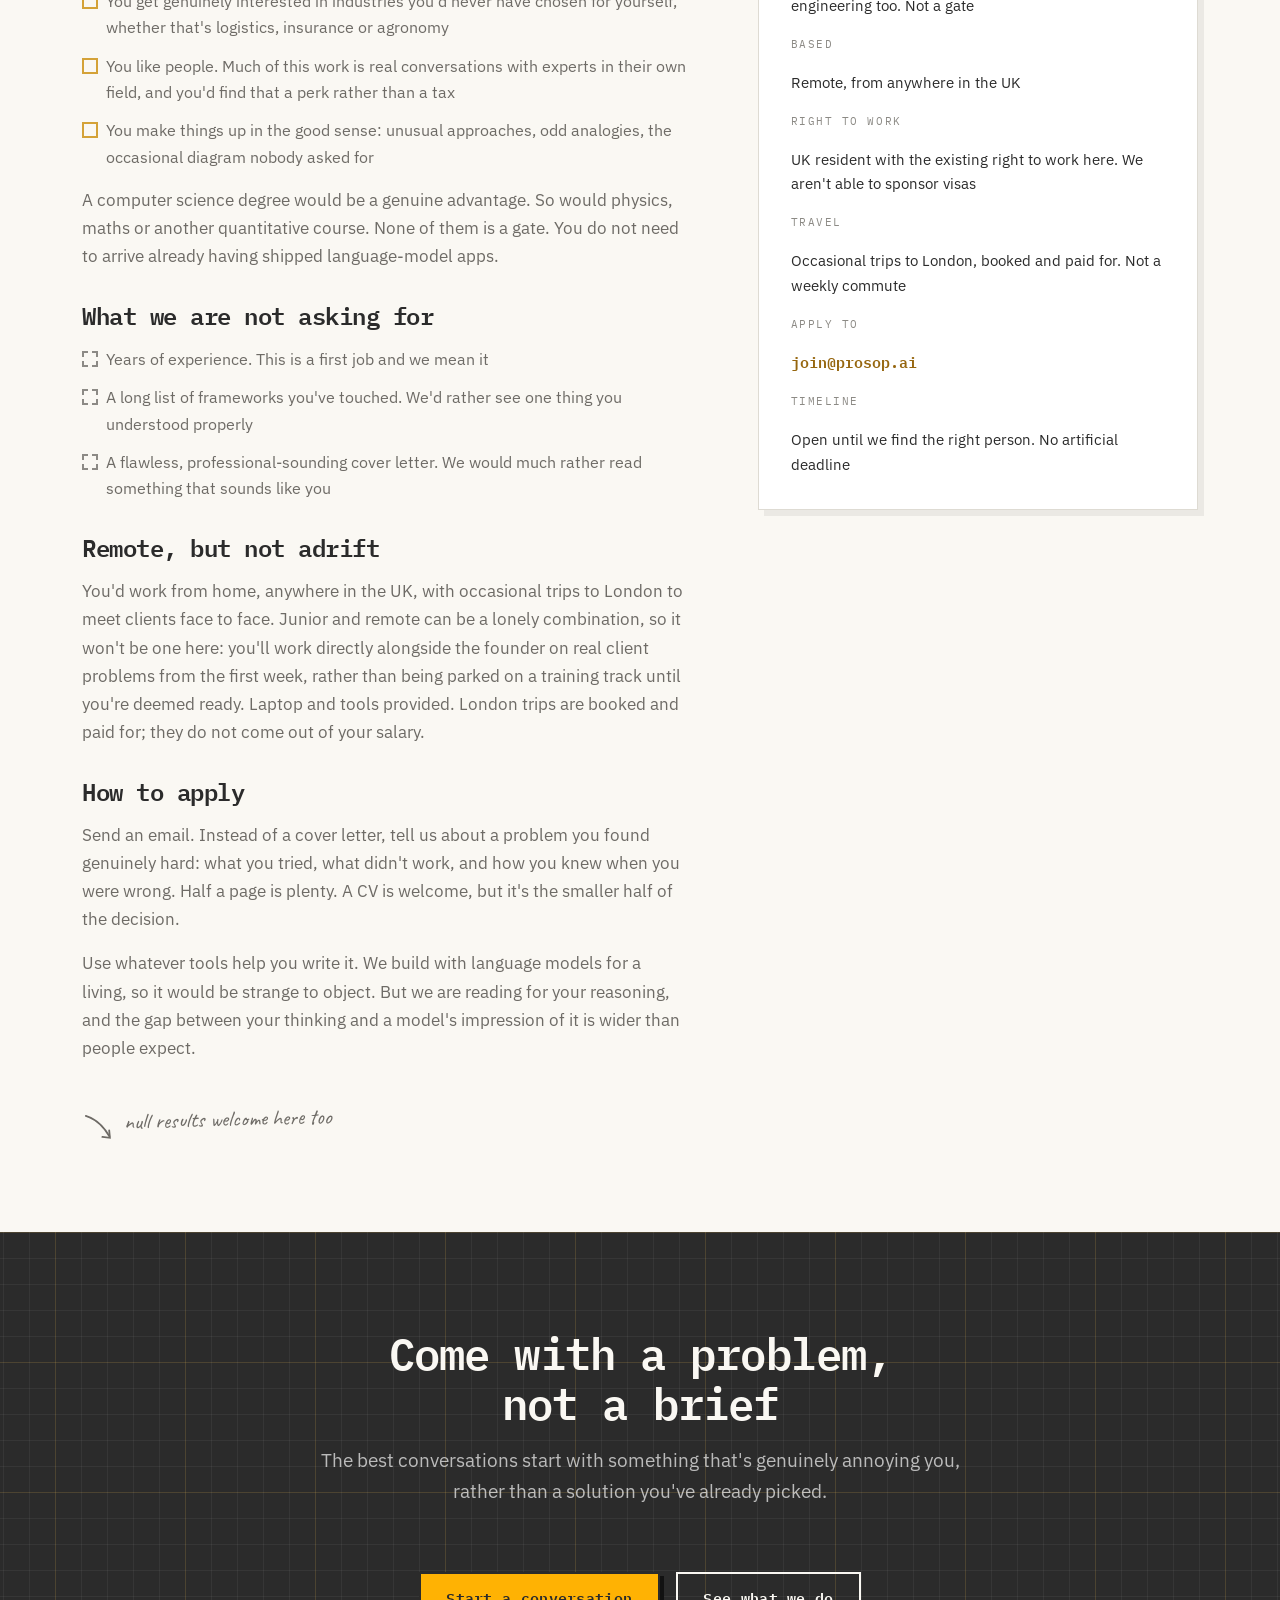
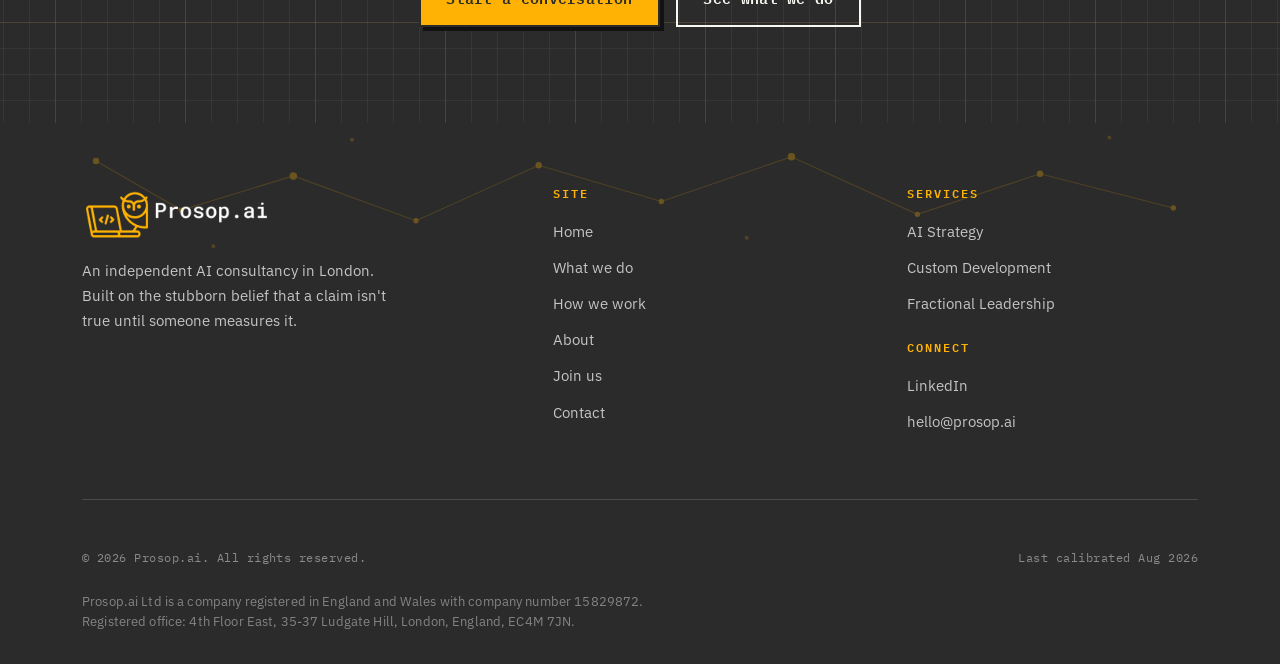
<file: about.html>
<!DOCTYPE html>
<html lang="en">
<head>
    <meta charset="UTF-8">
    <meta name="viewport" content="width=device-width, initial-scale=1.0">
    <meta name="description" content="About Prosop.ai — an independent AI consultancy founded on research habits: define the question first, state what would prove you wrong, and measure honestly.">
    <title>About — Prosop.ai</title>
    <link rel="canonical" href="https://prosop.ai/about.html">

    <meta property="og:title" content="About — Prosop.ai">
    <meta property="og:description" content="Academic habits, applied to real problems. Security by design, honest guidance, true partnership.">
    <meta property="og:type" content="profile">
    <meta property="og:url" content="https://prosop.ai/about.html">
    <meta property="og:site_name" content="Prosop.ai">
    <meta property="og:locale" content="en_GB">
    <meta property="og:image" content="https://prosop.ai/images/og-about.png">
    <meta property="og:image:width" content="1200">
    <meta property="og:image:height" content="630">
    <meta property="og:image:alt" content="Prosop.ai — Academic habits, pointed at real problems.">

    <meta name="twitter:card" content="summary_large_image">
    <meta name="twitter:title" content="About — Prosop.ai">
    <meta name="twitter:description" content="Academic habits, applied to real problems. Security by design, honest guidance, true partnership.">
    <meta name="twitter:image" content="https://prosop.ai/images/og-about.png">

    <meta name="theme-color" content="#FAF8F3">

    <link rel="preconnect" href="https://fonts.googleapis.com">
    <link rel="preconnect" href="https://fonts.gstatic.com" crossorigin>
    <link href="https://fonts.googleapis.com/css2?family=Caveat:wght@500;600&family=IBM+Plex+Mono:wght@400;500;600;700&family=IBM+Plex+Sans:wght@400;500;600;700&display=swap" rel="stylesheet">
    <link rel="stylesheet" href="style.css">
    <noscript><style>.reveal{opacity:1;transform:none}</style></noscript>
    <link rel="icon" href="images/favicon.ico" sizes="32x32">
    <link rel="icon" type="image/png" href="images/icon-512.png" sizes="512x512">
    <link rel="apple-touch-icon" href="images/apple-touch-icon.png">
    <script src="js/main.js" defer></script>

    <script type="application/ld+json">
    {
        "@context": "https://schema.org",
        "@type": "Person",
        "@id": "https://prosop.ai/about.html#debora",
        "name": "Debora Andrade",
        "jobTitle": "Founder",
        "image": "https://prosop.ai/images/portrait-900.jpg",
        "description": "PhD in Physics. Worked on non-linear optics at Oxford and Imperial College London. Founder of Prosop.ai.",
        "alumniOf": ["University of Oxford", "Imperial College London"],
        "worksFor": { "@id": "https://prosop.ai/#organisation" },
        "url": "https://prosop.ai/about.html"
    }
    </script>

    <!-- Renew datePosted and validThrough when the vacancy is still open;
         Google drops postings once validThrough has passed. -->
    <script type="application/ld+json">
    {
        "@context": "https://schema.org",
        "@type": "JobPosting",
        "title": "Graduate AI Engineer",
        "description": "<p>We are hiring a junior colleague. Straight out of university is ideal. Arriving from somewhere else entirely is equally ideal. You do not need to arrive already building language-model apps. We can teach the tools. We are selecting for how you think.</p><p><strong>What you would actually do:</strong> You would write software, not only advise. You would work on real client problems from the first week, alongside the founder, not on a training track. That means learning how we design and build machine learning systems, including language models when they are actually the right tool, and then doing the unglamorous parts: data, evaluation, and the work that decides whether something ships. You would also be in the room while we advise clients on what is worth doing, what it will cost, and where the sharp edges are.</p><p><strong>You might be a fit if:</strong> you are meticulous to a degree that occasionally irritates people; you would rather say \"I don't know\" in front of a client than discover later that you were bluffing; given an easy problem and a hard one, you are already thinking about the hard one; you get genuinely interested in industries you would never have chosen for yourself; you like people, because much of this work is real conversations with experts in their own field.</p><p><strong>What we are not asking for:</strong> years of experience, a long list of frameworks you have touched, or a flawless professional-sounding cover letter.</p><p>A computer science degree would be a genuine advantage. So would physics, maths or another quantitative course. None of them is a gate.</p><p><strong>Remote, but not adrift:</strong> you would work from home, anywhere in the UK, with occasional trips to London to meet clients face to face. Laptop and tools provided. London trips are booked and paid for.</p><p><strong>How to apply:</strong> send an email to join@prosop.ai. Instead of a cover letter, tell us about a problem you found genuinely hard: what you tried, what did not work, and how you knew when you were wrong. Half a page is plenty. A CV is welcome, but it is the smaller half of the decision.</p>",
        "identifier": {
            "@type": "PropertyValue",
            "name": "Prosop.ai",
            "value": "prosop-graduate-ai-engineer"
        },
        "datePosted": "2026-08-22",
        "validThrough": "2026-11-20T23:59:59+00:00",
        "employmentType": "FULL_TIME",
        "directApply": true,
        "hiringOrganization": {
            "@type": "Organization",
            "name": "Prosop.ai",
            "sameAs": "https://prosop.ai/",
            "logo": "https://prosop.ai/images/icon-512.png"
        },
        "jobLocationType": "TELECOMMUTE",
        "applicantLocationRequirements": {
            "@type": "Country",
            "name": "United Kingdom"
        },
        "baseSalary": {
            "@type": "MonetaryAmount",
            "currency": "GBP",
            "value": {
                "@type": "QuantitativeValue",
                "value": 37000,
                "unitText": "YEAR"
            }
        },
        "jobBenefits": "Workplace pension with auto-enrolment. Laptop and tools provided. London travel booked and paid for. Formal review at 12 months.",
        "qualifications": "No prior professional experience required. A computer science, physics, maths or engineering background is an advantage but not a requirement. UK resident with the existing right to work in the UK; we are not able to sponsor visas.",
        "url": "https://prosop.ai/about.html#join"
    }
    </script>
</head>
<body>
    <svg class="svg-defs" aria-hidden="true" focusable="false">
        <filter id="sketch" x="-10%" y="-10%" width="120%" height="120%">
            <feTurbulence type="fractalNoise" baseFrequency="0.022" numOctaves="3" seed="7" result="noise"/>
            <feDisplacementMap in="SourceGraphic" in2="noise" scale="2.2" xChannelSelector="R" yChannelSelector="G"/>
        </filter>
    </svg>

    <a class="skip-link" href="#main">Skip to content</a>

    <div class="scroll-ruler" aria-hidden="true"><div class="scroll-ruler__fill" id="scrollFill"></div></div>

    <header class="header">
        <div class="header__logo">
            <a href="index.html" aria-label="Prosop.ai — home">
                <img src="images/Transparent Logo_black_letters.png" alt="Prosop.ai" width="2208" height="1042">
            </a>
        </div>
        <nav class="site-nav" aria-label="Primary">
            <ul>
                <li><a href="strategy.html"><span class="site-nav__num">01</span><span class="site-nav__label">Strategy</span></a></li>
                <li><a href="development.html"><span class="site-nav__num">02</span><span class="site-nav__label">Development</span></a></li>
                <li><a href="leadership.html"><span class="site-nav__num">03</span><span class="site-nav__label">Leadership</span></a></li>
                <li><a href="about.html" aria-current="page"><span class="site-nav__num">04</span><span class="site-nav__label">About</span></a></li>
                <li><a href="about.html#join"><span class="site-nav__num" aria-hidden="true"></span><span class="site-nav__label">Join us <span class="tag">hiring</span></span></a></li>
                <li><a href="index.html#contact"><span class="site-nav__num">05</span><span class="site-nav__label">Contact</span></a></li>
            </ul>
        </nav>
        <button class="menu-toggle" id="menuToggle" aria-label="Open menu" aria-expanded="false" aria-controls="slideMenu">
            <span class="hamburger"></span>
            <span class="hamburger"></span>
            <span class="hamburger"></span>
        </button>
    </header>

    <nav class="slide-menu grid-paper" id="slideMenu" aria-hidden="true" aria-label="Main">
        <button class="menu-close" id="menuClose" aria-label="Close menu">&times;</button>
        <ul class="menu-links">
            <li><a data-num="01" href="index.html">Home</a></li>
            <li><a data-num="02" href="index.html#what-we-do">What we do</a></li>
            <li><a data-num="03" href="strategy.html">Strategy</a></li>
            <li><a data-num="04" href="development.html">Development</a></li>
            <li><a data-num="05" href="leadership.html">Leadership</a></li>
            <li><a data-num="06" href="about.html" aria-current="page">About</a></li>
            <li><a data-num="07" href="about.html#join">Join us <span class="tag">hiring</span></a></li>
            <li><a data-num="08" href="index.html#contact">Contact</a></li>
        </ul>
        <p class="menu-foot">Still awake? So are we.</p>
    </nav>

    <div class="menu-overlay" id="menuOverlay"></div>

    <main id="main">

        <section class="page-hero surface-paper grid-paper">
            <div class="container">
                <div class="page-hero__inner">
                    <p class="section-label"><b>§ 00</b> About</p>
                    <h1>Academic habits, pointed at real problems</h1>
                    <p class="page-hero__lede">Prosop.ai is a small, independent AI consultancy. We're the people you call when you want the truth about whether something will work, not a proposal for building it regardless.</p>
                </div>
            </div>
        </section>

        <div class="edge"></div>

        <section class="section surface-paper">
            <div class="container">
                <div class="about__grid">
                    <figure class="plate about__portrait reveal">
                        <div class="plate__media">
                            <img src="images/portrait-900.jpg" alt="Debora Andrade, founder of Prosop.ai" width="900" height="1200" loading="lazy" decoding="async">
                        </div>
                        <figcaption class="plate__caption"><b>Fig. 2</b> — Debora Andrade, founder</figcaption>
                    </figure>

                    <div class="about__body reveal">
                        <h2>Where this came from</h2>
                        <p>A research training leaves you with a few stubborn habits: define the question before you pick the method, write down in advance what would prove you wrong, and treat a result you like with exactly as much suspicion as one you don't. Those habits are deeply unfashionable in consulting, where confidence sells better than calibration. They also happen to be the difference between an AI project that works and one that merely demos.</p>

                        <p>So we kept them. We will tell you when the data isn't there. We will show you the error bars. And if the honest answer is that you don't need machine learning for this, you'll hear it from us early, while it's still cheap.</p>

                        <h3>Who you'll actually work with</h3>
                        <p><strong>Debora Andrade</strong> — PhD in Physics. Worked on non-linear optics at Oxford and Imperial College London. Happiest when asked to compute the expected value of a life-changing decision, and quite incapable of doing it briefly.</p>
                        <p>Small by choice. You get the person you met in the first meeting, for the whole engagement, rather than a pitch team followed by whoever was on the bench.</p>
                    </div>
                </div>
            </div>
        </section>

        <section id="principles" class="section surface-paper grid-paper">
            <div class="container">
                <div class="section-head section-head--center reveal">
                    <p class="section-label"><b>§ 01</b> Principles</p>
                    <h2>Three things we don't negotiate</h2>
                </div>

                <div class="principles">
                    <div class="principle reveal">
                        <svg class="diagram principle__icon" viewBox="0 0 80 80" aria-hidden="true" focusable="false">
                            <g filter="url(#sketch)">
                                <path d="M40 8 14 19v20c0 15 10 27 26 33 16-6 26-18 26-33V19L40 8Z"/>
                                <path class="faint" d="M18 28h44M18 38h44M21 48h38M27 56h26"/>
                                <path class="faint" d="M28 15v42M40 11v50M52 15v42"/>
                            </g>
                        </svg>
                        <h3>Security by design</h3>
                        <p>GDPR-native from the first sketch, not bolted on before launch. We assume your data is a liability as well as an asset, because it is.</p>
                    </div>

                    <div class="principle reveal">
                        <svg class="diagram principle__icon" viewBox="0 0 80 80" aria-hidden="true" focusable="false">
                            <g filter="url(#sketch)">
                                <path class="faint" d="M12 66h58M12 66V12"/>
                                <path class="faint dashed" d="M22 56 64 26"/>
                                <path d="M24 44v16M20 44h8M20 60h8"/>
                                <path d="M38 36v12M34 36h8M34 48h8"/>
                                <path d="M52 23v18M48 23h8M48 41h8"/>
                                <path d="M64 21v10M60 21h8M60 31h8"/>
                            </g>
                            <circle class="accent-fill" cx="24" cy="52" r="3"/>
                            <circle class="accent-fill" cx="38" cy="42" r="3"/>
                            <circle class="accent-fill" cx="52" cy="32" r="3"/>
                            <circle class="accent-fill" cx="64" cy="26" r="3"/>
                        </svg>
                        <h3>Honest guidance</h3>
                        <p>We're not sellers, we're problem-solvers. You get the uncertainty along with the estimate, and a straight answer when the straight answer is no.</p>
                    </div>

                    <div class="principle reveal">
                        <svg class="diagram principle__icon" viewBox="0 0 80 80" aria-hidden="true" focusable="false">
                            <g filter="url(#sketch)">
                                <path d="M12 16h56"/>
                                <path class="faint" d="M30 16 26 45M50 16 54 45"/>
                                <path class="accent" d="M32 50l3-5 3.5 10 3.5-10 3.5 10 2.5-5"/>
                            </g>
                            <circle cx="26" cy="50" r="6" class="dot"/>
                            <circle cx="54" cy="50" r="6" class="dot"/>
                        </svg>
                        <h3>True partnership</h3>
                        <p>Coupled oscillators exchange energy until they move together. Same idea here: your mission becomes ours, from first sketch to long after deployment.</p>
                    </div>
                </div>

                <p class="annot reveal" style="justify-content:center;margin-top:3rem">
                    <svg viewBox="0 0 34 34" aria-hidden="true" focusable="false"><path d="M4 6C10 8 20 14 27 27"/><path d="M20 27.5 27.5 28.5 27 21"/></svg>
                    ask us about the error bars. please.
                </p>
            </div>
        </section>

        <section id="join" class="section surface-paper">
            <div class="container">
                <div class="section-head reveal">
                    <p class="section-label"><b>§ 02</b> Open position</p>
                    <h2>Wanted: one stubbornly curious person</h2>
                    <p class="section-lede">We're hiring a junior colleague. Straight out of university is ideal. Arriving from somewhere else entirely is equally ideal. You do not need to arrive already building language-model apps. We can teach the tools. We are selecting for how you think.</p>
                </div>

                <div class="service__grid">
                    <div class="prose reveal">
                        <h3>What you'd actually do</h3>
                        <p>You would write software, not only advise. You'd work on real client problems from the first week, alongside the founder, not on a training track. That means learning how we design and build machine learning systems &mdash; including language models, when they are actually the right tool &mdash; and then doing the unglamorous parts: data, evaluation, the work that decides whether something ships. The systems are small and real: they go in front of clients, they get evaluated, and they have to keep working.</p>
                        <p>You'd also be in the room while we advise clients on what is worth doing, what it will cost, and where the sharp edges are. Strategy is not a junior role. Being present while it happens is how people grow into it.</p>

                        <h3>You might be a fit if</h3>
                        <ul class="checklist">
                            <li>You are meticulous to a degree that occasionally irritates people, and you've made peace with that</li>
                            <li>You would rather say "I don't know" in front of a client than discover later that you were bluffing</li>
                            <li>Given an easy problem and a hard one, you're already thinking about the hard one</li>
                            <li>You get genuinely interested in industries you'd never have chosen for yourself, whether that's logistics, insurance or agronomy</li>
                            <li>You like people. Much of this work is real conversations with experts in their own field, and you'd find that a perk rather than a tax</li>
                            <li>You make things up in the good sense: unusual approaches, odd analogies, the occasional diagram nobody asked for</li>
                        </ul>

                        <p>A computer science degree would be a genuine advantage. So would physics, maths or another quantitative course. None of them is a gate. You do not need to arrive already having shipped language-model apps.</p>

                        <h3>What we are not asking for</h3>
                        <ul class="checklist checklist--waived">
                            <li>Years of experience. This is a first job and we mean it</li>
                            <li>A long list of frameworks you've touched. We'd rather see one thing you understood properly</li>
                            <li>A flawless, professional-sounding cover letter. We would much rather read something that sounds like you</li>
                        </ul>

                        <h3>Remote, but not adrift</h3>
                        <p>You'd work from home, anywhere in the UK, with occasional trips to London to meet clients face to face. Junior and remote can be a lonely combination, so it won't be one here: you'll work directly alongside the founder on real client problems from the first week, rather than being parked on a training track until you're deemed ready. Laptop and tools provided. London trips are booked and paid for; they do not come out of your salary.</p>

                        <h3>How to apply</h3>
                        <p>Send an email. Instead of a cover letter, tell us about a problem you found genuinely hard: what you tried, what didn't work, and how you knew when you were wrong. Half a page is plenty. A CV is welcome, but it's the smaller half of the decision.</p>

                        <p>Use whatever tools help you write it. We build with language models for a living, so it would be strange to object. But we are reading for your reasoning, and the gap between your thinking and a model's impression of it is wider than people expect.</p>

                        <p class="annot" style="margin-top:2.5rem">
                            <svg viewBox="0 0 34 34" aria-hidden="true" focusable="false"><path d="M4 6C10 8 20 14 27 27"/><path d="M20 27.5 27.5 28.5 27 21"/></svg>
                            null results welcome here too
                        </p>
                    </div>

                    <aside class="spec reveal">
                        <h3>The role</h3>
                        <dl>
                            <dt>Role</dt>
                            <dd>Graduate AI engineer</dd>

                            <dt>Level</dt>
                            <dd>Your first job. A second job is fine if it wasn't this kind of work</dd>

                            <dt>Salary</dt>
                            <dd>£37,000. Published because making you guess would be rude. Reviewed at 12 months, on the work</dd>

                            <dt>Pension</dt>
                            <dd>Workplace pension; you'd be auto-enrolled</dd>

                            <dt>Kit</dt>
                            <dd>Laptop and the tools you need, provided</dd>

                            <dt>Progression</dt>
                            <dd>Formal review at 12 months</dd>

                            <dt>Background</dt>
                            <dd>Computer science is a plus. Physics, maths or engineering too. Not a gate</dd>

                            <dt>Based</dt>
                            <dd>Remote, from anywhere in the UK</dd>

                            <dt>Right to work</dt>
                            <dd>UK resident with the existing right to work here. We aren't able to sponsor visas</dd>

                            <dt>Travel</dt>
                            <dd>Occasional trips to London, booked and paid for. Not a weekly commute</dd>

                            <dt>Apply to</dt>
                            <dd><a class="link" href="mailto:join@prosop.ai?subject=Application%20—%20graduate%20AI%20engineer">join@prosop.ai</a></dd>

                            <dt>Timeline</dt>
                            <dd>Open until we find the right person. No artificial deadline</dd>
                        </dl>
                    </aside>
                </div>
            </div>
        </section>

        <section class="section surface-dark grid-paper cta">
            <div class="container">
                <div class="section-head section-head--center reveal">
                    <h2>Come with a problem, not a brief</h2>
                    <p class="section-lede">The best conversations start with something that's genuinely annoying you, rather than a solution you've already picked.</p>
                </div>
                <div class="btn-row reveal">
                    <a class="btn btn--primary" href="index.html#contact">Start a conversation</a>
                    <a class="btn btn--ghost" href="index.html#what-we-do">See what we do</a>
                </div>
            </div>
        </section>
    </main>

    <footer class="footer">
        <svg class="footer__stars" viewBox="0 0 1200 140" preserveAspectRatio="xMidYMid slice" aria-hidden="true" focusable="false">
            <path d="M90 40 170 86 275 54 390 96 505 44 620 78 742 36 860 90 975 52 1100 84" fill="none" stroke-width="1" opacity="0.55"/>
            <circle cx="90" cy="40" r="2.5"/><circle cx="170" cy="86" r="2"/><circle cx="275" cy="54" r="3"/>
            <circle cx="390" cy="96" r="2"/><circle cx="505" cy="44" r="2.5"/><circle cx="620" cy="78" r="2"/>
            <circle cx="742" cy="36" r="3"/><circle cx="860" cy="90" r="2"/><circle cx="975" cy="52" r="2.5"/>
            <circle cx="1100" cy="84" r="2"/>
            <circle cx="330" cy="20" r="1.4" opacity="0.6"/><circle cx="700" cy="112" r="1.4" opacity="0.6"/>
            <circle cx="1040" cy="18" r="1.4" opacity="0.6"/><circle cx="200" cy="120" r="1.4" opacity="0.6"/>
        </svg>

        <div class="container">
            <div class="footer__grid">
                <div>
                    <div class="footer__logo">
                        <a href="index.html" aria-label="Prosop.ai — home">
                            <img src="images/cropped_transparent_logo_white_letters.png" alt="Prosop.ai" width="1920" height="568" loading="lazy">
                        </a>
                    </div>
                    <p>An independent AI consultancy in London. Built on the stubborn belief that a claim isn't true until someone measures it.</p>
                </div>
                <div>
                    <h4>Site</h4>
                    <ul>
                        <li><a href="index.html">Home</a></li>
                        <li><a href="index.html#what-we-do">What we do</a></li>
                        <li><a href="index.html#how-we-work">How we work</a></li>
                        <li><a href="about.html">About</a></li>
                        <li><a href="about.html#join">Join us</a></li>
                        <li><a href="index.html#contact">Contact</a></li>
                    </ul>
                </div>
                <div>
                    <h4>Services</h4>
                    <ul>
                        <li><a href="strategy.html">AI Strategy</a></li>
                        <li><a href="development.html">Custom Development</a></li>
                        <li><a href="leadership.html">Fractional Leadership</a></li>
                    </ul>
                    <h4 style="margin-top:1.5rem">Connect</h4>
                    <ul>
                        <li><a href="https://www.linkedin.com/company/prosop-ai" target="_blank" rel="noopener">LinkedIn</a></li>
                        <li><a href="mailto:hello@prosop.ai">hello@prosop.ai</a></li>
                    </ul>
                </div>
            </div>
            <div class="footer__bottom">
                <p>&copy; <span id="year">2026</span> Prosop.ai. All rights reserved.</p>
                <p class="footer__version">Last calibrated Aug 2026</p>
                <p class="footer__legal">Prosop.ai Ltd is a company registered in England and Wales with company number 15829872.<br>Registered office: 4th Floor East, 35-37 Ludgate Hill, London, England, EC4M 7JN.</p>
            </div>
        </div>
    </footer>
</body>
</html>
</file>
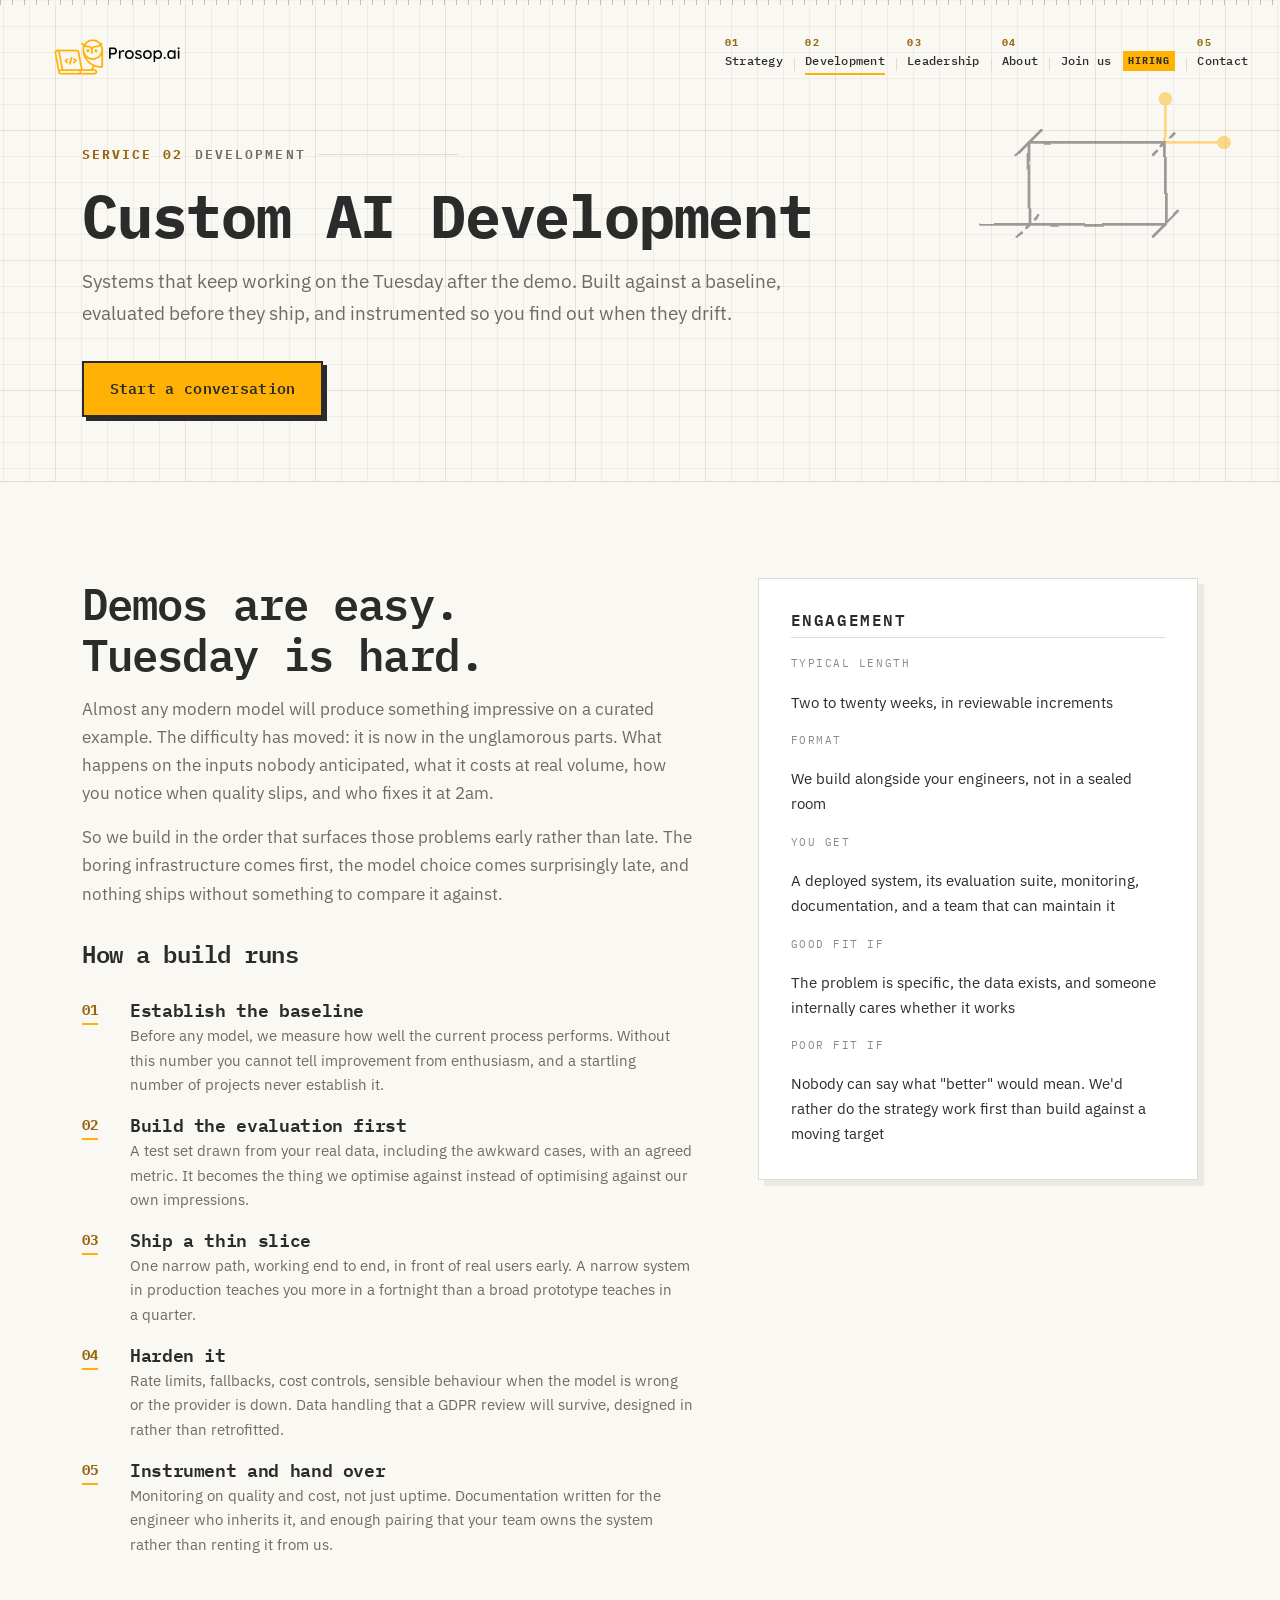
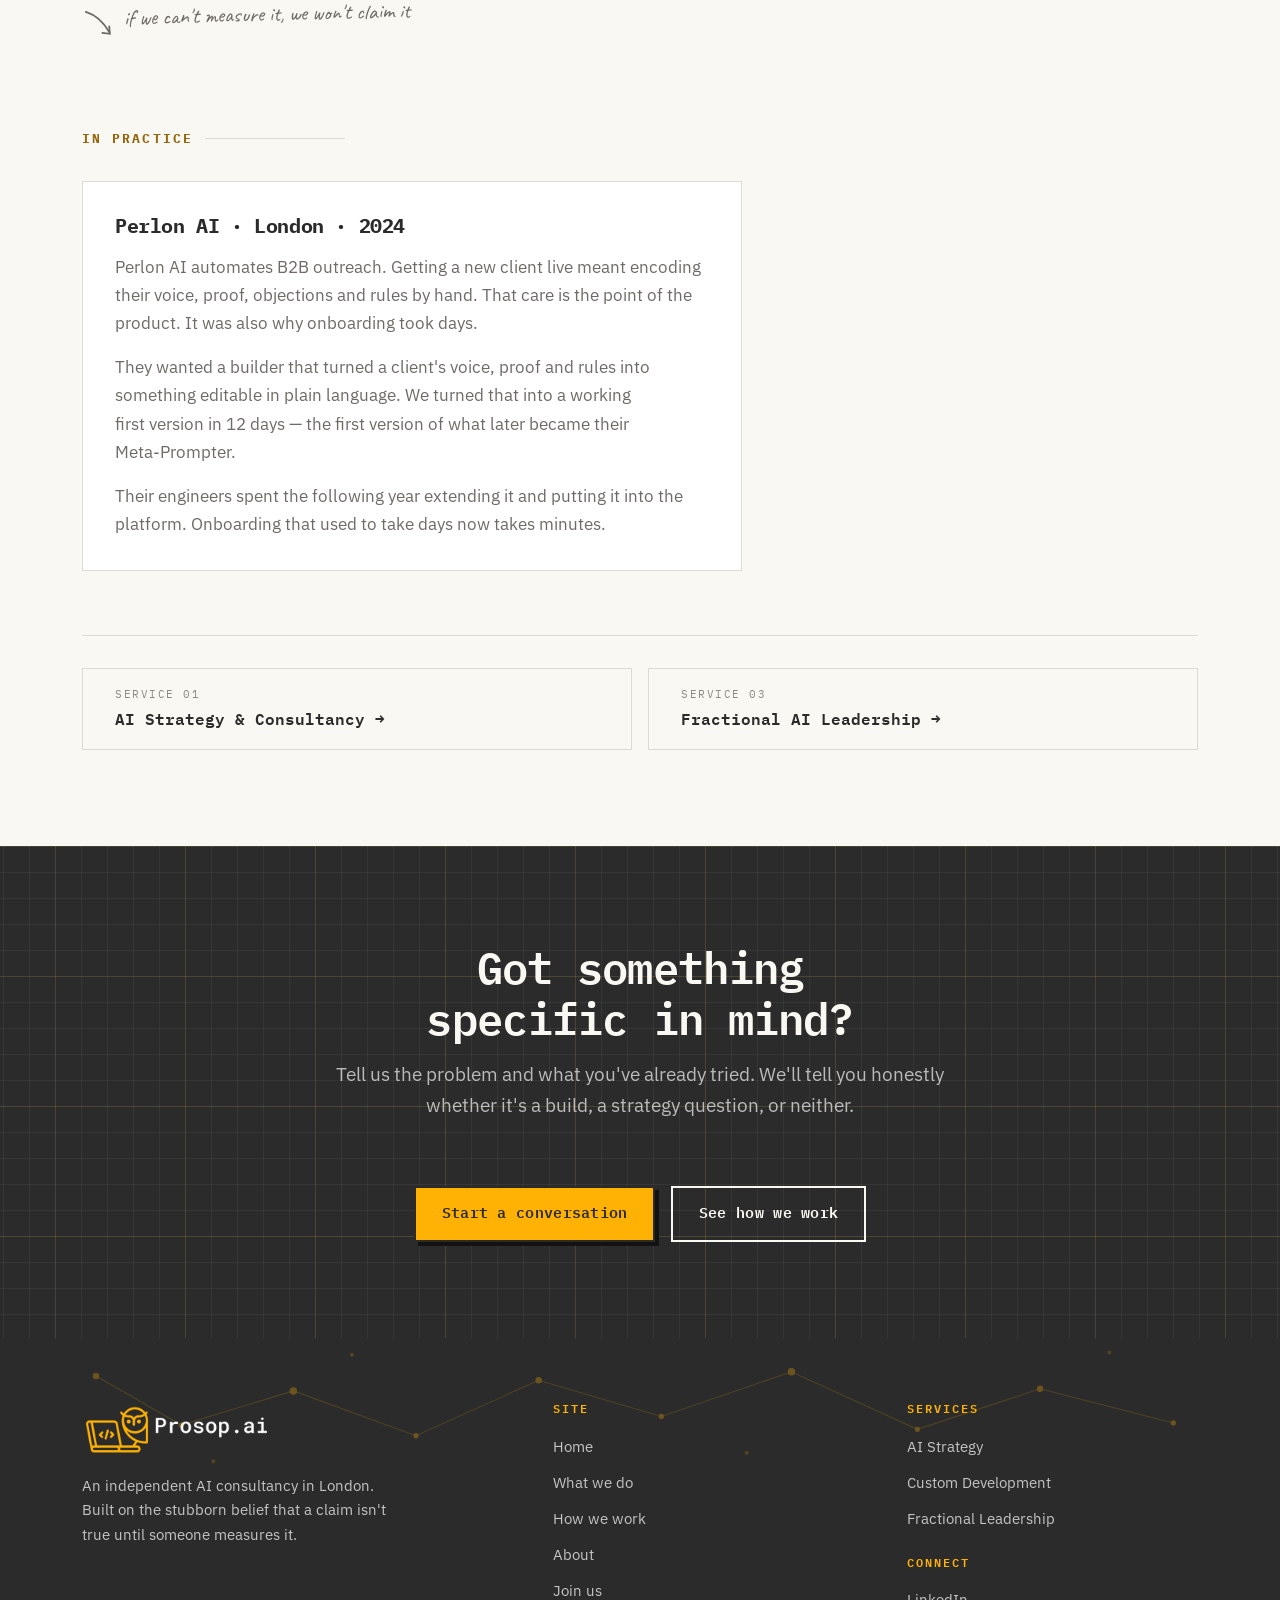
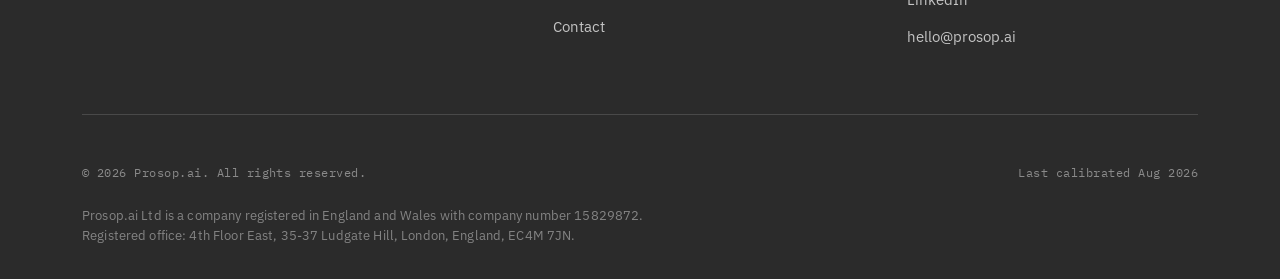
<file: development.html>
<!DOCTYPE html>
<html lang="en">
<head>
    <meta charset="UTF-8">
    <meta name="viewport" content="width=device-width, initial-scale=1.0">
    <meta name="description" content="Custom AI development from Prosop.ai — systems designed, built and deployed with a baseline, an evaluation suite and monitoring, so they keep working after the demo.">
    <title>Custom AI Development — Prosop.ai</title>
    <link rel="canonical" href="https://prosop.ai/development.html">

    <meta property="og:title" content="Custom AI Development — Prosop.ai">
    <meta property="og:description" content="Systems that keep working on the Tuesday after the demo.">
    <meta property="og:type" content="article">
    <meta property="og:url" content="https://prosop.ai/development.html">
    <meta property="og:site_name" content="Prosop.ai">
    <meta property="og:locale" content="en_GB">
    <meta property="og:image" content="https://prosop.ai/images/og-development.png">
    <meta property="og:image:width" content="1200">
    <meta property="og:image:height" content="630">
    <meta property="og:image:alt" content="Prosop.ai — Service 02, Custom AI Development.">

    <meta name="twitter:card" content="summary_large_image">
    <meta name="twitter:title" content="Custom AI Development — Prosop.ai">
    <meta name="twitter:description" content="Systems that keep working on the Tuesday after the demo.">
    <meta name="twitter:image" content="https://prosop.ai/images/og-development.png">

    <meta name="theme-color" content="#FAF8F3">

    <link rel="preconnect" href="https://fonts.googleapis.com">
    <link rel="preconnect" href="https://fonts.gstatic.com" crossorigin>
    <link href="https://fonts.googleapis.com/css2?family=Caveat:wght@500;600&family=IBM+Plex+Mono:wght@400;500;600;700&family=IBM+Plex+Sans:wght@400;500;600;700&display=swap" rel="stylesheet">
    <link rel="stylesheet" href="style.css">
    <noscript><style>.reveal{opacity:1;transform:none}</style></noscript>
    <link rel="icon" href="images/favicon.ico" sizes="32x32">
    <link rel="icon" type="image/png" href="images/icon-512.png" sizes="512x512">
    <link rel="apple-touch-icon" href="images/apple-touch-icon.png">
    <script src="js/main.js" defer></script>
</head>
<body>
    <svg class="svg-defs" aria-hidden="true" focusable="false">
        <filter id="sketch" x="-10%" y="-10%" width="120%" height="120%">
            <feTurbulence type="fractalNoise" baseFrequency="0.022" numOctaves="3" seed="7" result="noise"/>
            <feDisplacementMap in="SourceGraphic" in2="noise" scale="2.2" xChannelSelector="R" yChannelSelector="G"/>
        </filter>
    </svg>

    <a class="skip-link" href="#main">Skip to content</a>

    <div class="scroll-ruler" aria-hidden="true"><div class="scroll-ruler__fill" id="scrollFill"></div></div>

    <header class="header">
        <div class="header__logo">
            <a href="index.html" aria-label="Prosop.ai — home">
                <img src="images/Transparent Logo_black_letters.png" alt="Prosop.ai" width="2208" height="1042">
            </a>
        </div>
        <nav class="site-nav" aria-label="Primary">
            <ul>
                <li><a href="strategy.html"><span class="site-nav__num">01</span><span class="site-nav__label">Strategy</span></a></li>
                <li><a href="development.html" aria-current="page"><span class="site-nav__num">02</span><span class="site-nav__label">Development</span></a></li>
                <li><a href="leadership.html"><span class="site-nav__num">03</span><span class="site-nav__label">Leadership</span></a></li>
                <li><a href="about.html"><span class="site-nav__num">04</span><span class="site-nav__label">About</span></a></li>
                <li><a href="about.html#join"><span class="site-nav__num" aria-hidden="true"></span><span class="site-nav__label">Join us <span class="tag">hiring</span></span></a></li>
                <li><a href="index.html#contact"><span class="site-nav__num">05</span><span class="site-nav__label">Contact</span></a></li>
            </ul>
        </nav>
        <button class="menu-toggle" id="menuToggle" aria-label="Open menu" aria-expanded="false" aria-controls="slideMenu">
            <span class="hamburger"></span>
            <span class="hamburger"></span>
            <span class="hamburger"></span>
        </button>
    </header>

    <nav class="slide-menu grid-paper" id="slideMenu" aria-hidden="true" aria-label="Main">
        <button class="menu-close" id="menuClose" aria-label="Close menu">&times;</button>
        <ul class="menu-links">
            <li><a data-num="01" href="index.html">Home</a></li>
            <li><a data-num="02" href="index.html#what-we-do">What we do</a></li>
            <li><a data-num="03" href="strategy.html">Strategy</a></li>
            <li><a data-num="04" href="development.html" aria-current="page">Development</a></li>
            <li><a data-num="05" href="leadership.html">Leadership</a></li>
            <li><a data-num="06" href="about.html">About</a></li>
            <li><a data-num="07" href="about.html#join">Join us <span class="tag">hiring</span></a></li>
            <li><a data-num="08" href="index.html#contact">Contact</a></li>
        </ul>
        <p class="menu-foot">Still awake? So are we.</p>
    </nav>

    <div class="menu-overlay" id="menuOverlay"></div>

    <main id="main">

        <section class="page-hero surface-paper grid-paper">
            <svg class="page-hero__deco diagram" viewBox="0 0 220 150" aria-hidden="true" focusable="false">
                <g filter="url(#sketch)">
                    <path d="M20 108H55M55 108H155M55 108V48M55 48H155M155 108V48"/>
                    <path class="accent" d="M155 48H198M155 48V16"/>
                    <path class="dashed" d="M46 117 64 99"/>
                    <path class="dashed" d="M146 57 164 39"/>
                    <path d="M46 57 64 39M146 117 164 99"/>
                </g>
                <circle class="accent-fill" cx="198" cy="48" r="5"/>
                <circle class="accent-fill" cx="155" cy="16" r="5"/>
            </svg>

            <div class="container">
                <div class="page-hero__inner">
                    <p class="section-label"><b>Service 02</b> Development</p>
                    <h1>Custom AI Development</h1>
                    <p class="page-hero__lede">Systems that keep working on the Tuesday after the demo. Built against a baseline, evaluated before they ship, and instrumented so you find out when they drift.</p>
                    <div class="btn-row">
                        <a class="btn btn--primary" href="index.html#contact">Start a conversation</a>
                    </div>
                </div>
            </div>
        </section>

        <div class="edge"></div>

        <section class="section surface-paper">
            <div class="container">
                <div class="service__grid">
                    <div class="prose reveal">
                        <h2>Demos are easy. Tuesday is hard.</h2>
                        <p>Almost any modern model will produce something impressive on a curated example. The difficulty has moved: it is now in the unglamorous parts. What happens on the inputs nobody anticipated, what it costs at real volume, how you notice when quality slips, and who fixes it at 2am.</p>
                        <p>So we build in the order that surfaces those problems early rather than late. The boring infrastructure comes first, the model choice comes surprisingly late, and nothing ships without something to compare it against.</p>

                        <h3>How a build runs</h3>
                        <ol class="method">
                            <li>
                                <h4>Establish the baseline</h4>
                                <p>Before any model, we measure how well the current process performs. Without this number you cannot tell improvement from enthusiasm, and a startling number of projects never establish it.</p>
                            </li>
                            <li>
                                <h4>Build the evaluation first</h4>
                                <p>A test set drawn from your real data, including the awkward cases, with an agreed metric. It becomes the thing we optimise against instead of optimising against our own impressions.</p>
                            </li>
                            <li>
                                <h4>Ship a thin slice</h4>
                                <p>One narrow path, working end to end, in front of real users early. A narrow system in production teaches you more in a fortnight than a broad prototype teaches in a quarter.</p>
                            </li>
                            <li>
                                <h4>Harden it</h4>
                                <p>Rate limits, fallbacks, cost controls, sensible behaviour when the model is wrong or the provider is down. Data handling that a GDPR review will survive, designed in rather than retrofitted.</p>
                            </li>
                            <li>
                                <h4>Instrument and hand over</h4>
                                <p>Monitoring on quality and cost, not just uptime. Documentation written for the engineer who inherits it, and enough pairing that your team owns the system rather than renting it from us.</p>
                            </li>
                        </ol>

                        <p class="annot" style="margin-top:2.5rem">
                            <svg viewBox="0 0 34 34" aria-hidden="true" focusable="false"><path d="M4 6C10 8 20 14 27 27"/><path d="M20 27.5 27.5 28.5 27 21"/></svg>
                            if we can't measure it, we won't claim it
                        </p>
                    </div>

                    <aside class="spec reveal">
                        <h3>Engagement</h3>
                        <dl>
                            <dt>Typical length</dt>
                            <dd>Two to twenty weeks, in reviewable increments</dd>

                            <dt>Format</dt>
                            <dd>We build alongside your engineers, not in a sealed room</dd>

                            <dt>You get</dt>
                            <dd>A deployed system, its evaluation suite, monitoring, documentation, and a team that can maintain it</dd>

                            <dt>Good fit if</dt>
                            <dd>The problem is specific, the data exists, and someone internally cares whether it works</dd>

                            <dt>Poor fit if</dt>
                            <dd>Nobody can say what "better" would mean. We'd rather do the strategy work first than build against a moving target</dd>
                        </dl>
                    </aside>
                </div>

                <div class="cases reveal" id="in-practice">
                    <p class="section-label"><b>In practice</b></p>
                    <div class="cases__list">
                        <article class="case">
                            <h3 class="case__title">Perlon AI · London · 2024</h3>
                            <p>Perlon AI automates B2B outreach. Getting a new client live meant encoding their voice, proof, objections and rules by hand. That care is the point of the product. It was also why onboarding took days.</p>
                            <p>They wanted a builder that turned a client's voice, proof and rules into something editable in plain language. We turned that into a working first version in 12 days &mdash; the first version of what later became their Meta-Prompter.</p>
                            <p>Their engineers spent the following year extending it and putting it into the platform. Onboarding that used to take days now takes minutes.</p>
                        </article>
                    </div>
                </div>

                <nav class="sibling-nav" aria-label="Other services">
                    <a class="sibling" href="strategy.html">
                        <span>Service 01</span>
                        <strong>AI Strategy &amp; Consultancy &rarr;</strong>
                    </a>
                    <a class="sibling" href="leadership.html">
                        <span>Service 03</span>
                        <strong>Fractional AI Leadership &rarr;</strong>
                    </a>
                </nav>
            </div>
        </section>

        <section class="section surface-dark grid-paper cta">
            <div class="container">
                <div class="section-head section-head--center reveal">
                    <h2>Got something specific in mind?</h2>
                    <p class="section-lede">Tell us the problem and what you've already tried. We'll tell you honestly whether it's a build, a strategy question, or neither.</p>
                </div>
                <div class="btn-row reveal">
                    <a class="btn btn--primary" href="index.html#contact">Start a conversation</a>
                    <a class="btn btn--ghost" href="index.html#how-we-work">See how we work</a>
                </div>
            </div>
        </section>
    </main>

    <footer class="footer">
        <svg class="footer__stars" viewBox="0 0 1200 140" preserveAspectRatio="xMidYMid slice" aria-hidden="true" focusable="false">
            <path d="M90 40 170 86 275 54 390 96 505 44 620 78 742 36 860 90 975 52 1100 84" fill="none" stroke-width="1" opacity="0.55"/>
            <circle cx="90" cy="40" r="2.5"/><circle cx="170" cy="86" r="2"/><circle cx="275" cy="54" r="3"/>
            <circle cx="390" cy="96" r="2"/><circle cx="505" cy="44" r="2.5"/><circle cx="620" cy="78" r="2"/>
            <circle cx="742" cy="36" r="3"/><circle cx="860" cy="90" r="2"/><circle cx="975" cy="52" r="2.5"/>
            <circle cx="1100" cy="84" r="2"/>
            <circle cx="330" cy="20" r="1.4" opacity="0.6"/><circle cx="700" cy="112" r="1.4" opacity="0.6"/>
            <circle cx="1040" cy="18" r="1.4" opacity="0.6"/><circle cx="200" cy="120" r="1.4" opacity="0.6"/>
        </svg>

        <div class="container">
            <div class="footer__grid">
                <div>
                    <div class="footer__logo">
                        <a href="index.html" aria-label="Prosop.ai — home">
                            <img src="images/cropped_transparent_logo_white_letters.png" alt="Prosop.ai" width="1920" height="568" loading="lazy">
                        </a>
                    </div>
                    <p>An independent AI consultancy in London. Built on the stubborn belief that a claim isn't true until someone measures it.</p>
                </div>
                <div>
                    <h4>Site</h4>
                    <ul>
                        <li><a href="index.html">Home</a></li>
                        <li><a href="index.html#what-we-do">What we do</a></li>
                        <li><a href="index.html#how-we-work">How we work</a></li>
                        <li><a href="about.html">About</a></li>
                        <li><a href="about.html#join">Join us</a></li>
                        <li><a href="index.html#contact">Contact</a></li>
                    </ul>
                </div>
                <div>
                    <h4>Services</h4>
                    <ul>
                        <li><a href="strategy.html">AI Strategy</a></li>
                        <li><a href="development.html">Custom Development</a></li>
                        <li><a href="leadership.html">Fractional Leadership</a></li>
                    </ul>
                    <h4 style="margin-top:1.5rem">Connect</h4>
                    <ul>
                        <li><a href="https://www.linkedin.com/company/prosop-ai" target="_blank" rel="noopener">LinkedIn</a></li>
                        <li><a href="mailto:hello@prosop.ai">hello@prosop.ai</a></li>
                    </ul>
                </div>
            </div>
            <div class="footer__bottom">
                <p>&copy; <span id="year">2026</span> Prosop.ai. All rights reserved.</p>
                <p class="footer__version">Last calibrated Aug 2026</p>
                <p class="footer__legal">Prosop.ai Ltd is a company registered in England and Wales with company number 15829872.<br>Registered office: 4th Floor East, 35-37 Ludgate Hill, London, England, EC4M 7JN.</p>
            </div>
        </div>
    </footer>
</body>
</html>
</file>
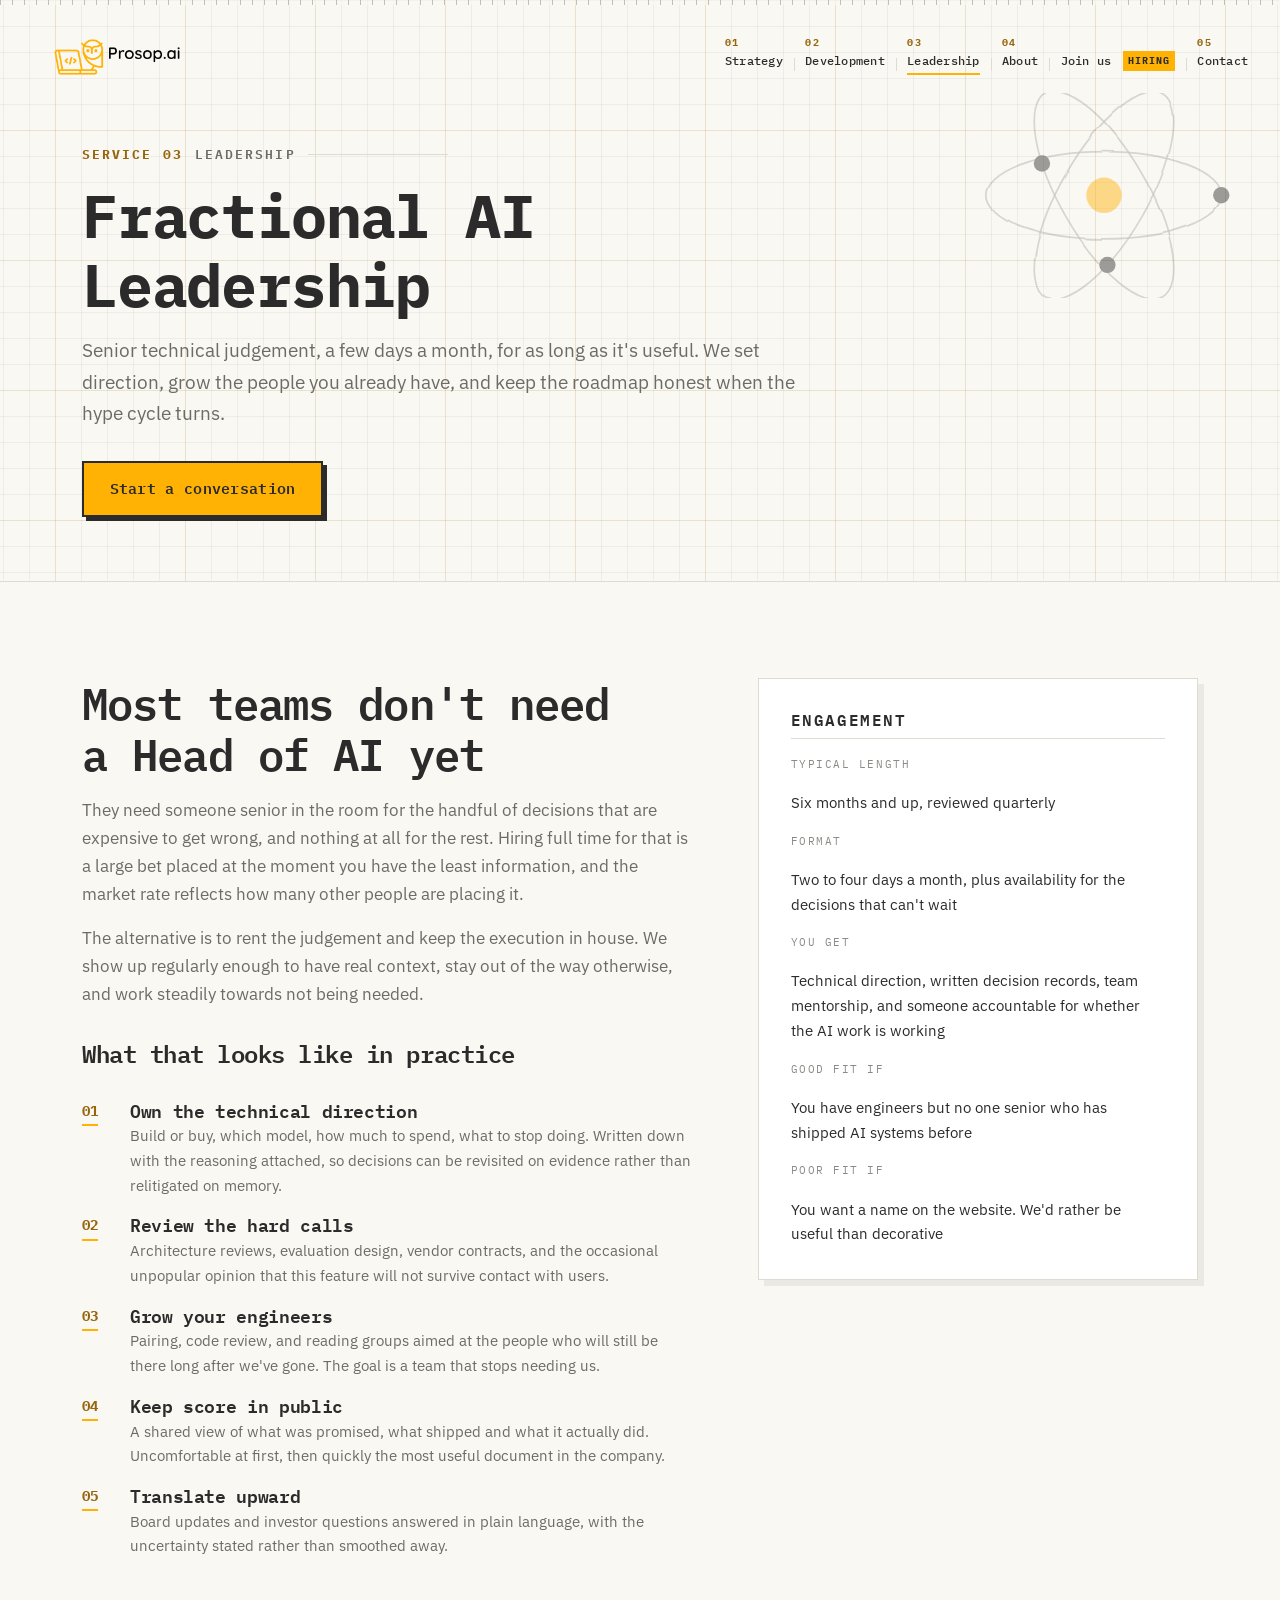
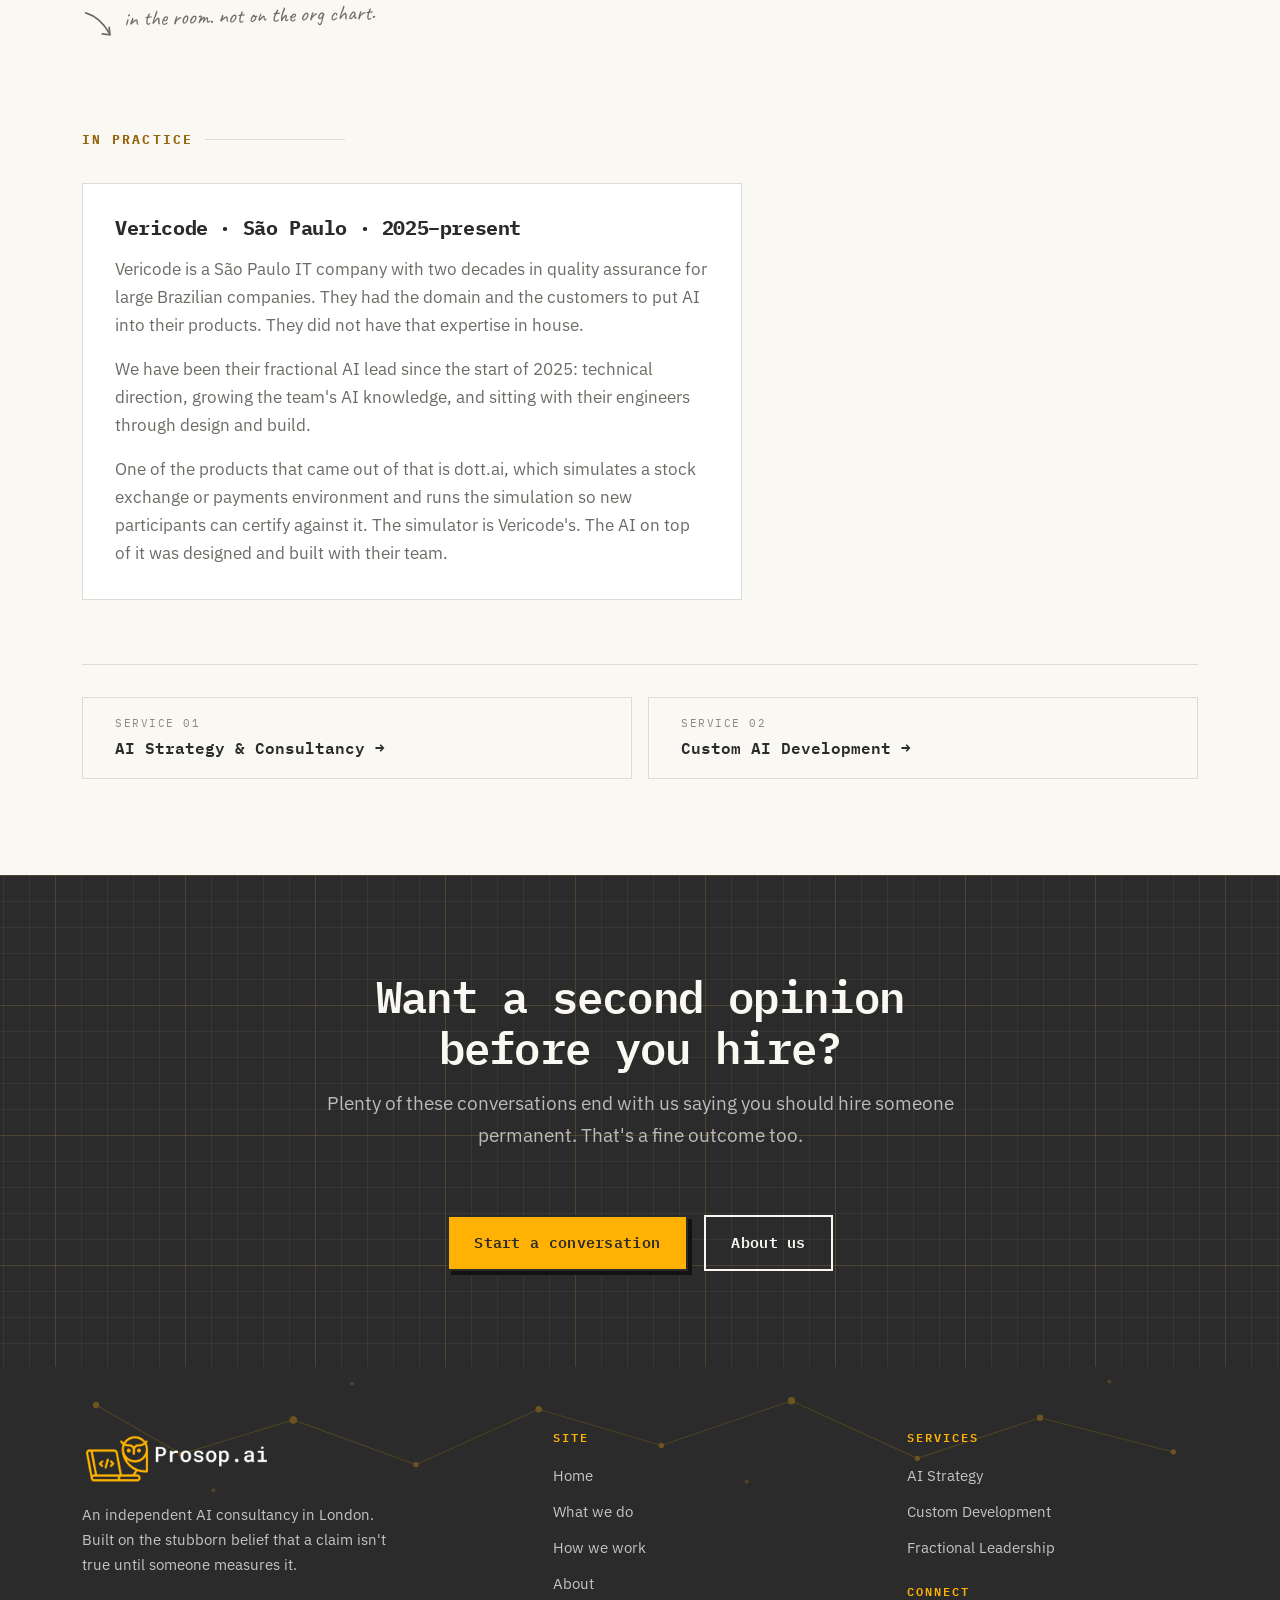
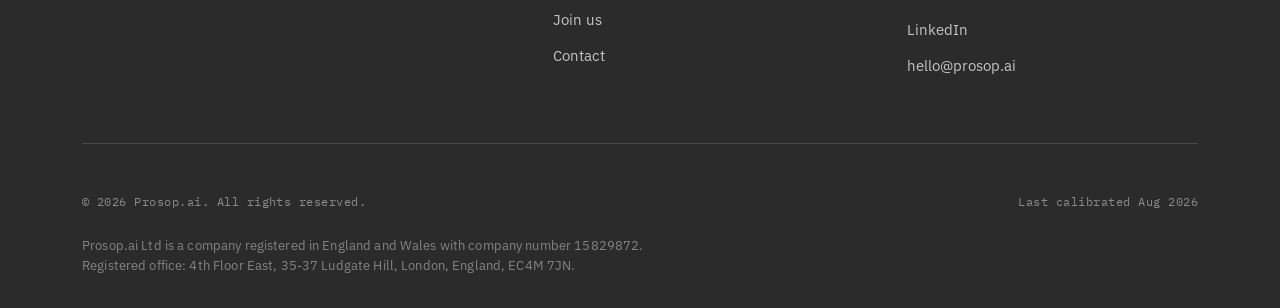
<file: leadership.html>
<!DOCTYPE html>
<html lang="en">
<head>
    <meta charset="UTF-8">
    <meta name="viewport" content="width=device-width, initial-scale=1.0">
    <meta name="description" content="Fractional AI leadership from Prosop.ai — senior technical direction, team mentorship and honest roadmap governance, a few days a month.">
    <title>Fractional AI Leadership — Prosop.ai</title>
    <link rel="canonical" href="https://prosop.ai/leadership.html">

    <meta property="og:title" content="Fractional AI Leadership — Prosop.ai">
    <meta property="og:description" content="Senior technical judgement, a few days a month, for as long as it is useful.">
    <meta property="og:type" content="article">
    <meta property="og:url" content="https://prosop.ai/leadership.html">
    <meta property="og:site_name" content="Prosop.ai">
    <meta property="og:locale" content="en_GB">
    <meta property="og:image" content="https://prosop.ai/images/og-leadership.png">
    <meta property="og:image:width" content="1200">
    <meta property="og:image:height" content="630">
    <meta property="og:image:alt" content="Prosop.ai — Service 03, Fractional AI Leadership.">

    <meta name="twitter:card" content="summary_large_image">
    <meta name="twitter:title" content="Fractional AI Leadership — Prosop.ai">
    <meta name="twitter:description" content="Senior technical judgement, a few days a month, for as long as it is useful.">
    <meta name="twitter:image" content="https://prosop.ai/images/og-leadership.png">

    <meta name="theme-color" content="#FAF8F3">

    <link rel="preconnect" href="https://fonts.googleapis.com">
    <link rel="preconnect" href="https://fonts.gstatic.com" crossorigin>
    <link href="https://fonts.googleapis.com/css2?family=Caveat:wght@500;600&family=IBM+Plex+Mono:wght@400;500;600;700&family=IBM+Plex+Sans:wght@400;500;600;700&display=swap" rel="stylesheet">
    <link rel="stylesheet" href="style.css">
    <noscript><style>.reveal{opacity:1;transform:none}</style></noscript>
    <link rel="icon" href="images/favicon.ico" sizes="32x32">
    <link rel="icon" type="image/png" href="images/icon-512.png" sizes="512x512">
    <link rel="apple-touch-icon" href="images/apple-touch-icon.png">
    <script src="js/main.js" defer></script>
</head>
<body>
    <svg class="svg-defs" aria-hidden="true" focusable="false">
        <filter id="sketch" x="-10%" y="-10%" width="120%" height="120%">
            <feTurbulence type="fractalNoise" baseFrequency="0.022" numOctaves="3" seed="7" result="noise"/>
            <feDisplacementMap in="SourceGraphic" in2="noise" scale="2.2" xChannelSelector="R" yChannelSelector="G"/>
        </filter>
    </svg>

    <a class="skip-link" href="#main">Skip to content</a>

    <div class="scroll-ruler" aria-hidden="true"><div class="scroll-ruler__fill" id="scrollFill"></div></div>

    <header class="header">
        <div class="header__logo">
            <a href="index.html" aria-label="Prosop.ai — home">
                <img src="images/Transparent Logo_black_letters.png" alt="Prosop.ai" width="2208" height="1042">
            </a>
        </div>
        <nav class="site-nav" aria-label="Primary">
            <ul>
                <li><a href="strategy.html"><span class="site-nav__num">01</span><span class="site-nav__label">Strategy</span></a></li>
                <li><a href="development.html"><span class="site-nav__num">02</span><span class="site-nav__label">Development</span></a></li>
                <li><a href="leadership.html" aria-current="page"><span class="site-nav__num">03</span><span class="site-nav__label">Leadership</span></a></li>
                <li><a href="about.html"><span class="site-nav__num">04</span><span class="site-nav__label">About</span></a></li>
                <li><a href="about.html#join"><span class="site-nav__num" aria-hidden="true"></span><span class="site-nav__label">Join us <span class="tag">hiring</span></span></a></li>
                <li><a href="index.html#contact"><span class="site-nav__num">05</span><span class="site-nav__label">Contact</span></a></li>
            </ul>
        </nav>
        <button class="menu-toggle" id="menuToggle" aria-label="Open menu" aria-expanded="false" aria-controls="slideMenu">
            <span class="hamburger"></span>
            <span class="hamburger"></span>
            <span class="hamburger"></span>
        </button>
    </header>

    <nav class="slide-menu grid-paper" id="slideMenu" aria-hidden="true" aria-label="Main">
        <button class="menu-close" id="menuClose" aria-label="Close menu">&times;</button>
        <ul class="menu-links">
            <li><a data-num="01" href="index.html">Home</a></li>
            <li><a data-num="02" href="index.html#what-we-do">What we do</a></li>
            <li><a data-num="03" href="strategy.html">Strategy</a></li>
            <li><a data-num="04" href="development.html">Development</a></li>
            <li><a data-num="05" href="leadership.html" aria-current="page">Leadership</a></li>
            <li><a data-num="06" href="about.html">About</a></li>
            <li><a data-num="07" href="about.html#join">Join us <span class="tag">hiring</span></a></li>
            <li><a data-num="08" href="index.html#contact">Contact</a></li>
        </ul>
        <p class="menu-foot">Still awake? So are we.</p>
    </nav>

    <div class="menu-overlay" id="menuOverlay"></div>

    <main id="main">

        <section class="page-hero surface-paper grid-paper">
            <svg class="page-hero__deco diagram" viewBox="0 0 220 150" aria-hidden="true" focusable="false">
                <g filter="url(#sketch)">
                    <ellipse class="faint" cx="110" cy="75" rx="86" ry="32"/>
                    <ellipse class="faint" cx="110" cy="75" rx="86" ry="32" transform="rotate(60 110 75)"/>
                    <ellipse class="faint" cx="110" cy="75" rx="86" ry="32" transform="rotate(-60 110 75)"/>
                </g>
                <circle class="accent-fill" cx="110" cy="75" r="13"/>
                <circle class="dot" cx="196" cy="75" r="6"/>
                <circle class="dot" cx="64.5" cy="51.7" r="6"/>
                <circle class="dot" cx="112.5" cy="126.1" r="6"/>
            </svg>

            <div class="container">
                <div class="page-hero__inner">
                    <p class="section-label"><b>Service 03</b> Leadership</p>
                    <h1>Fractional AI Leadership</h1>
                    <p class="page-hero__lede">Senior technical judgement, a few days a month, for as long as it's useful. We set direction, grow the people you already have, and keep the roadmap honest when the hype cycle turns.</p>
                    <div class="btn-row">
                        <a class="btn btn--primary" href="index.html#contact">Start a conversation</a>
                    </div>
                </div>
            </div>
        </section>

        <div class="edge"></div>

        <section class="section surface-paper">
            <div class="container">
                <div class="service__grid">
                    <div class="prose reveal">
                        <h2>Most teams don't need a Head of AI yet</h2>
                        <p>They need someone senior in the room for the handful of decisions that are expensive to get wrong, and nothing at all for the rest. Hiring full time for that is a large bet placed at the moment you have the least information, and the market rate reflects how many other people are placing it.</p>
                        <p>The alternative is to rent the judgement and keep the execution in house. We show up regularly enough to have real context, stay out of the way otherwise, and work steadily towards not being needed.</p>

                        <h3>What that looks like in practice</h3>
                        <ol class="method">
                            <li>
                                <h4>Own the technical direction</h4>
                                <p>Build or buy, which model, how much to spend, what to stop doing. Written down with the reasoning attached, so decisions can be revisited on evidence rather than relitigated on memory.</p>
                            </li>
                            <li>
                                <h4>Review the hard calls</h4>
                                <p>Architecture reviews, evaluation design, vendor contracts, and the occasional unpopular opinion that this feature will not survive contact with users.</p>
                            </li>
                            <li>
                                <h4>Grow your engineers</h4>
                                <p>Pairing, code review, and reading groups aimed at the people who will still be there long after we've gone. The goal is a team that stops needing us.</p>
                            </li>
                            <li>
                                <h4>Keep score in public</h4>
                                <p>A shared view of what was promised, what shipped and what it actually did. Uncomfortable at first, then quickly the most useful document in the company.</p>
                            </li>
                            <li>
                                <h4>Translate upward</h4>
                                <p>Board updates and investor questions answered in plain language, with the uncertainty stated rather than smoothed away.</p>
                            </li>
                        </ol>

                        <p class="annot" style="margin-top:2.5rem">
                            <svg viewBox="0 0 34 34" aria-hidden="true" focusable="false"><path d="M4 6C10 8 20 14 27 27"/><path d="M20 27.5 27.5 28.5 27 21"/></svg>
                            in the room. not on the org chart.
                        </p>
                    </div>

                    <aside class="spec reveal">
                        <h3>Engagement</h3>
                        <dl>
                            <dt>Typical length</dt>
                            <dd>Six months and up, reviewed quarterly</dd>

                            <dt>Format</dt>
                            <dd>Two to four days a month, plus availability for the decisions that can't wait</dd>

                            <dt>You get</dt>
                            <dd>Technical direction, written decision records, team mentorship, and someone accountable for whether the AI work is working</dd>

                            <dt>Good fit if</dt>
                            <dd>You have engineers but no one senior who has shipped AI systems before</dd>

                            <dt>Poor fit if</dt>
                            <dd>You want a name on the website. We'd rather be useful than decorative</dd>
                        </dl>
                    </aside>
                </div>

                <div class="cases reveal" id="in-practice">
                    <p class="section-label"><b>In practice</b></p>
                    <div class="cases__list">
                        <article class="case">
                            <h3 class="case__title">Vericode · São Paulo · 2025–present</h3>
                            <p>Vericode is a São Paulo IT company with two decades in quality assurance for large Brazilian companies. They had the domain and the customers to put AI into their products. They did not have that expertise in house.</p>
                            <p>We have been their fractional AI lead since the start of 2025: technical direction, growing the team's AI knowledge, and sitting with their engineers through design and build.</p>
                            <p>One of the products that came out of that is dott.ai, which simulates a stock exchange or payments environment and runs the simulation so new participants can certify against it. The simulator is Vericode's. The AI on top of it was designed and built with their team.</p>
                        </article>
                    </div>
                </div>

                <nav class="sibling-nav" aria-label="Other services">
                    <a class="sibling" href="strategy.html">
                        <span>Service 01</span>
                        <strong>AI Strategy &amp; Consultancy &rarr;</strong>
                    </a>
                    <a class="sibling" href="development.html">
                        <span>Service 02</span>
                        <strong>Custom AI Development &rarr;</strong>
                    </a>
                </nav>
            </div>
        </section>

        <section class="section surface-dark grid-paper cta">
            <div class="container">
                <div class="section-head section-head--center reveal">
                    <h2>Want a second opinion before you hire?</h2>
                    <p class="section-lede">Plenty of these conversations end with us saying you should hire someone permanent. That's a fine outcome too.</p>
                </div>
                <div class="btn-row reveal">
                    <a class="btn btn--primary" href="index.html#contact">Start a conversation</a>
                    <a class="btn btn--ghost" href="about.html">About us</a>
                </div>
            </div>
        </section>
    </main>

    <footer class="footer">
        <svg class="footer__stars" viewBox="0 0 1200 140" preserveAspectRatio="xMidYMid slice" aria-hidden="true" focusable="false">
            <path d="M90 40 170 86 275 54 390 96 505 44 620 78 742 36 860 90 975 52 1100 84" fill="none" stroke-width="1" opacity="0.55"/>
            <circle cx="90" cy="40" r="2.5"/><circle cx="170" cy="86" r="2"/><circle cx="275" cy="54" r="3"/>
            <circle cx="390" cy="96" r="2"/><circle cx="505" cy="44" r="2.5"/><circle cx="620" cy="78" r="2"/>
            <circle cx="742" cy="36" r="3"/><circle cx="860" cy="90" r="2"/><circle cx="975" cy="52" r="2.5"/>
            <circle cx="1100" cy="84" r="2"/>
            <circle cx="330" cy="20" r="1.4" opacity="0.6"/><circle cx="700" cy="112" r="1.4" opacity="0.6"/>
            <circle cx="1040" cy="18" r="1.4" opacity="0.6"/><circle cx="200" cy="120" r="1.4" opacity="0.6"/>
        </svg>

        <div class="container">
            <div class="footer__grid">
                <div>
                    <div class="footer__logo">
                        <a href="index.html" aria-label="Prosop.ai — home">
                            <img src="images/cropped_transparent_logo_white_letters.png" alt="Prosop.ai" width="1920" height="568" loading="lazy">
                        </a>
                    </div>
                    <p>An independent AI consultancy in London. Built on the stubborn belief that a claim isn't true until someone measures it.</p>
                </div>
                <div>
                    <h4>Site</h4>
                    <ul>
                        <li><a href="index.html">Home</a></li>
                        <li><a href="index.html#what-we-do">What we do</a></li>
                        <li><a href="index.html#how-we-work">How we work</a></li>
                        <li><a href="about.html">About</a></li>
                        <li><a href="about.html#join">Join us</a></li>
                        <li><a href="index.html#contact">Contact</a></li>
                    </ul>
                </div>
                <div>
                    <h4>Services</h4>
                    <ul>
                        <li><a href="strategy.html">AI Strategy</a></li>
                        <li><a href="development.html">Custom Development</a></li>
                        <li><a href="leadership.html">Fractional Leadership</a></li>
                    </ul>
                    <h4 style="margin-top:1.5rem">Connect</h4>
                    <ul>
                        <li><a href="https://www.linkedin.com/company/prosop-ai" target="_blank" rel="noopener">LinkedIn</a></li>
                        <li><a href="mailto:hello@prosop.ai">hello@prosop.ai</a></li>
                    </ul>
                </div>
            </div>
            <div class="footer__bottom">
                <p>&copy; <span id="year">2026</span> Prosop.ai. All rights reserved.</p>
                <p class="footer__version">Last calibrated Aug 2026</p>
                <p class="footer__legal">Prosop.ai Ltd is a company registered in England and Wales with company number 15829872.<br>Registered office: 4th Floor East, 35-37 Ludgate Hill, London, England, EC4M 7JN.</p>
            </div>
        </div>
    </footer>
</body>
</html>
</file>
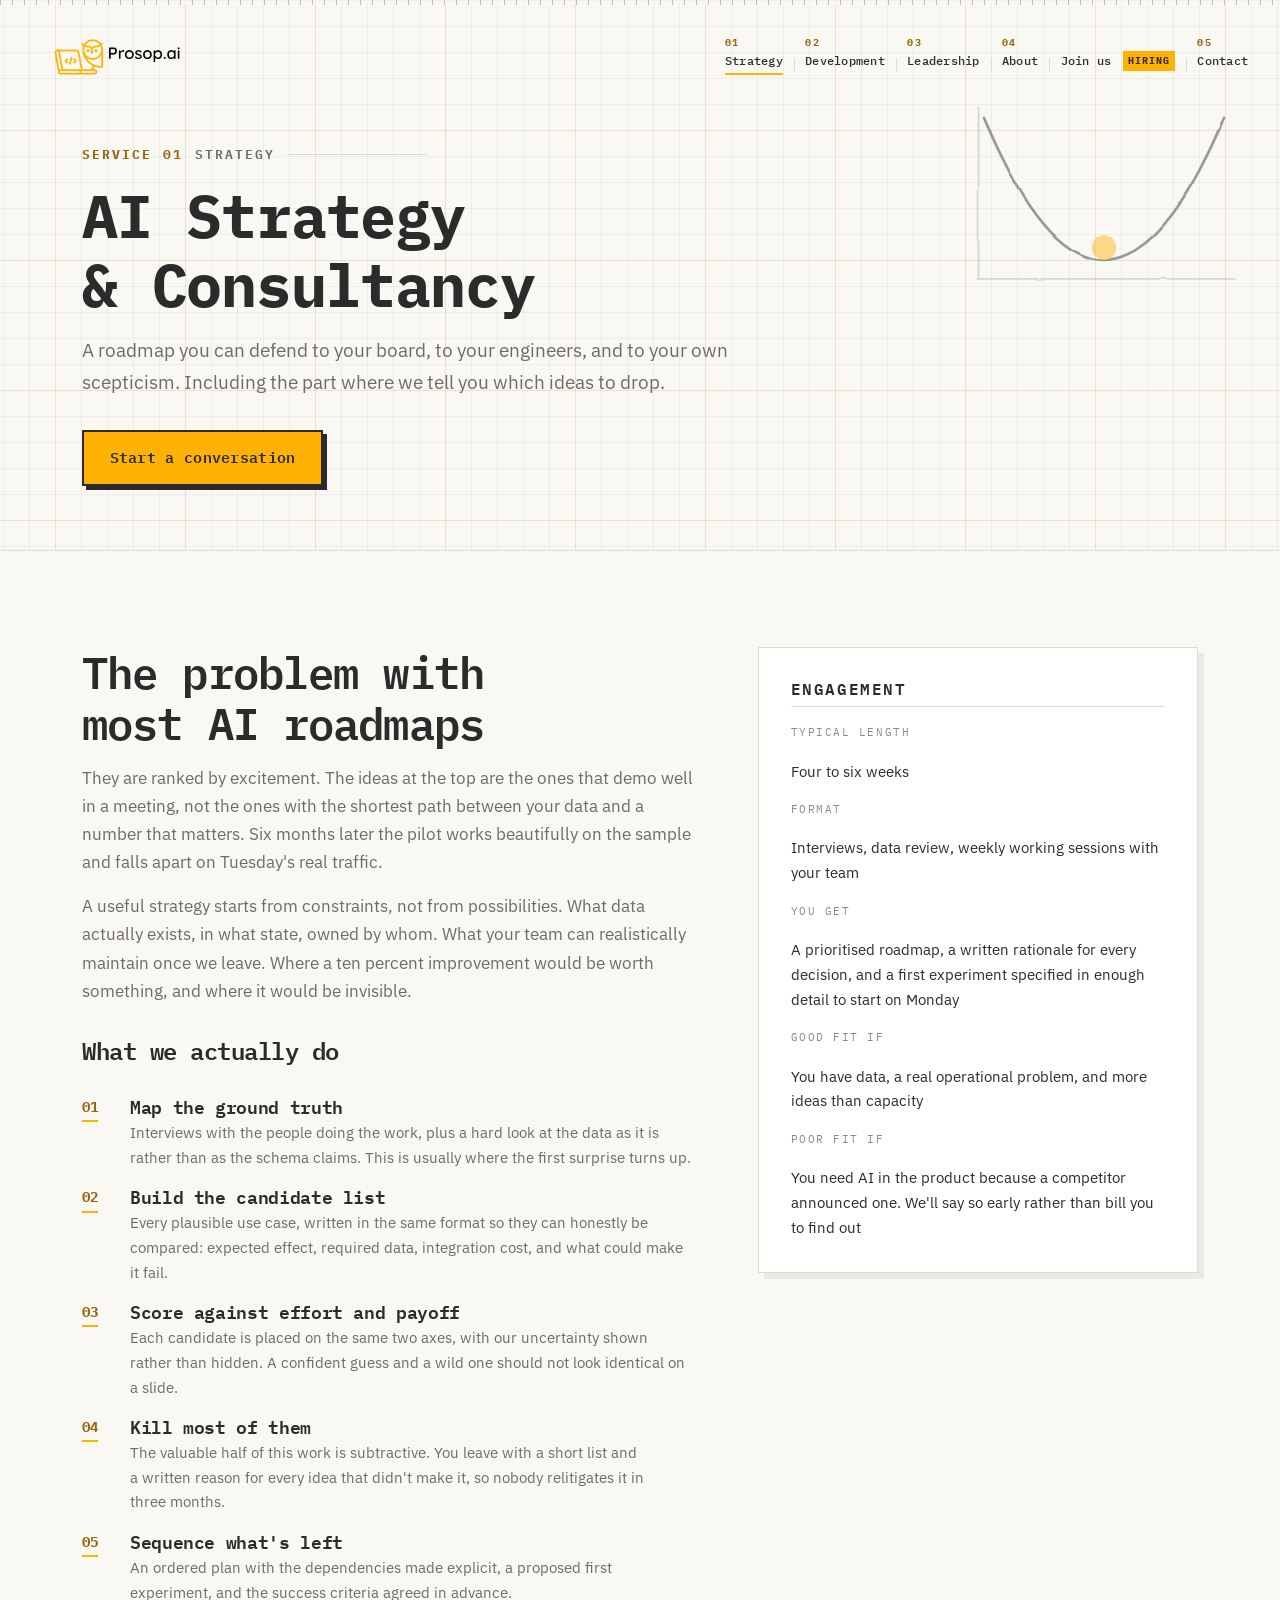
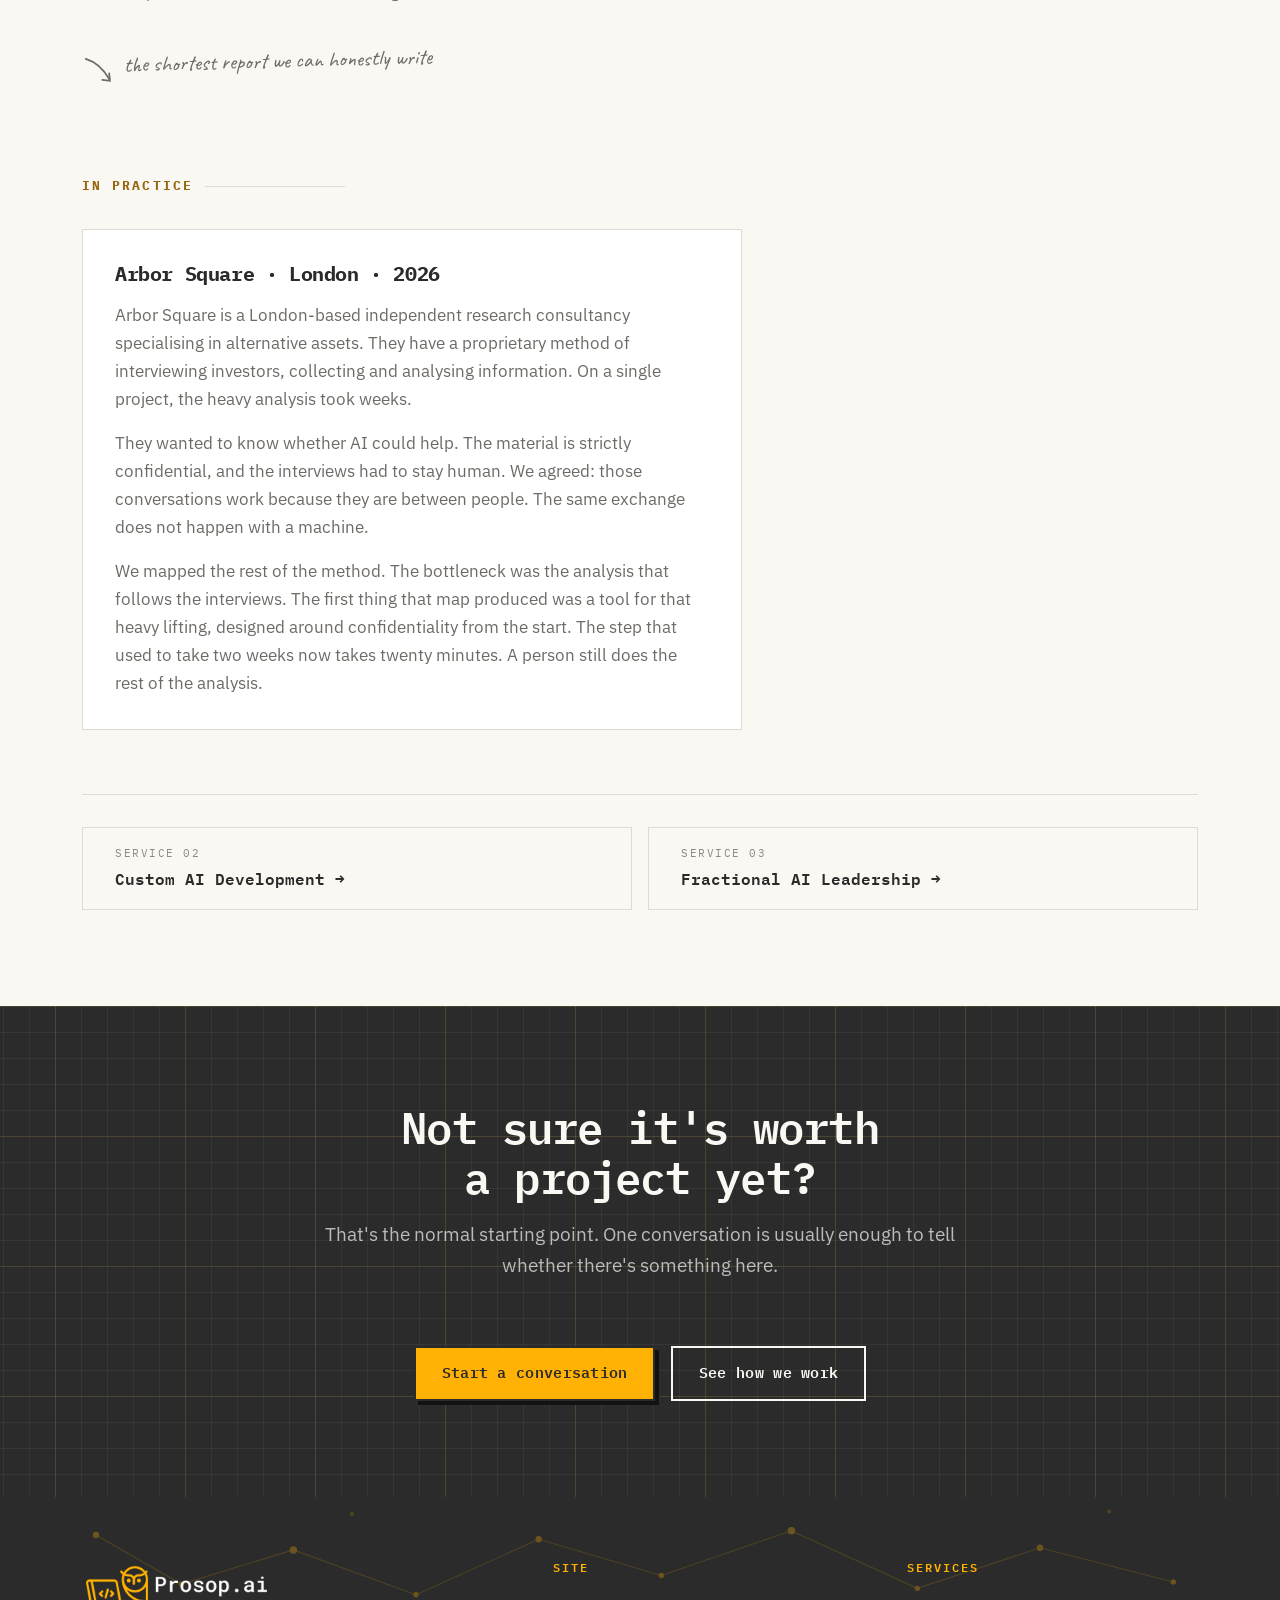
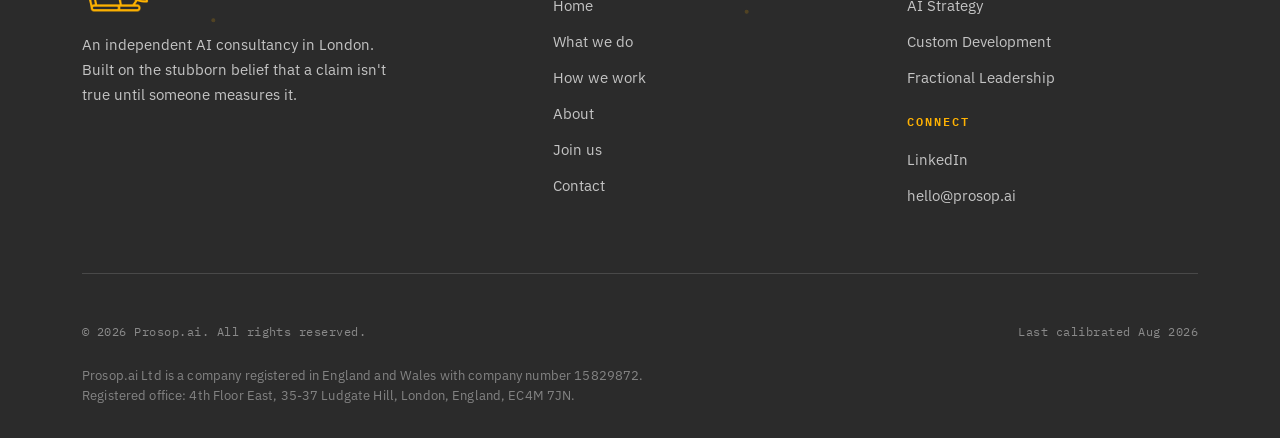
<file: strategy.html>
<!DOCTYPE html>
<html lang="en">
<head>
    <meta charset="UTF-8">
    <meta name="viewport" content="width=device-width, initial-scale=1.0">
    <meta name="description" content="AI strategy and consultancy from Prosop.ai — a defensible roadmap built on your real constraints, with the bad ideas removed before you spend money on them.">
    <title>AI Strategy &amp; Consultancy — Prosop.ai</title>
    <link rel="canonical" href="https://prosop.ai/strategy.html">

    <meta property="og:title" content="AI Strategy &amp; Consultancy — Prosop.ai">
    <meta property="og:description" content="A roadmap you can defend to your board, your engineers and your own scepticism.">
    <meta property="og:type" content="article">
    <meta property="og:url" content="https://prosop.ai/strategy.html">
    <meta property="og:site_name" content="Prosop.ai">
    <meta property="og:locale" content="en_GB">
    <meta property="og:image" content="https://prosop.ai/images/og-strategy.png">
    <meta property="og:image:width" content="1200">
    <meta property="og:image:height" content="630">
    <meta property="og:image:alt" content="Prosop.ai — Service 01, AI Strategy and Consultancy.">

    <meta name="twitter:card" content="summary_large_image">
    <meta name="twitter:title" content="AI Strategy &amp; Consultancy — Prosop.ai">
    <meta name="twitter:description" content="A roadmap you can defend to your board, your engineers and your own scepticism.">
    <meta name="twitter:image" content="https://prosop.ai/images/og-strategy.png">

    <meta name="theme-color" content="#FAF8F3">

    <link rel="preconnect" href="https://fonts.googleapis.com">
    <link rel="preconnect" href="https://fonts.gstatic.com" crossorigin>
    <link href="https://fonts.googleapis.com/css2?family=Caveat:wght@500;600&family=IBM+Plex+Mono:wght@400;500;600;700&family=IBM+Plex+Sans:wght@400;500;600;700&display=swap" rel="stylesheet">
    <link rel="stylesheet" href="style.css">
    <noscript><style>.reveal{opacity:1;transform:none}</style></noscript>
    <link rel="icon" href="images/favicon.ico" sizes="32x32">
    <link rel="icon" type="image/png" href="images/icon-512.png" sizes="512x512">
    <link rel="apple-touch-icon" href="images/apple-touch-icon.png">
    <script src="js/main.js" defer></script>
</head>
<body>
    <svg class="svg-defs" aria-hidden="true" focusable="false">
        <filter id="sketch" x="-10%" y="-10%" width="120%" height="120%">
            <feTurbulence type="fractalNoise" baseFrequency="0.022" numOctaves="3" seed="7" result="noise"/>
            <feDisplacementMap in="SourceGraphic" in2="noise" scale="2.2" xChannelSelector="R" yChannelSelector="G"/>
        </filter>
    </svg>

    <a class="skip-link" href="#main">Skip to content</a>

    <div class="scroll-ruler" aria-hidden="true"><div class="scroll-ruler__fill" id="scrollFill"></div></div>

    <header class="header">
        <div class="header__logo">
            <a href="index.html" aria-label="Prosop.ai — home">
                <img src="images/Transparent Logo_black_letters.png" alt="Prosop.ai" width="2208" height="1042">
            </a>
        </div>
        <nav class="site-nav" aria-label="Primary">
            <ul>
                <li><a href="strategy.html" aria-current="page"><span class="site-nav__num">01</span><span class="site-nav__label">Strategy</span></a></li>
                <li><a href="development.html"><span class="site-nav__num">02</span><span class="site-nav__label">Development</span></a></li>
                <li><a href="leadership.html"><span class="site-nav__num">03</span><span class="site-nav__label">Leadership</span></a></li>
                <li><a href="about.html"><span class="site-nav__num">04</span><span class="site-nav__label">About</span></a></li>
                <li><a href="about.html#join"><span class="site-nav__num" aria-hidden="true"></span><span class="site-nav__label">Join us <span class="tag">hiring</span></span></a></li>
                <li><a href="index.html#contact"><span class="site-nav__num">05</span><span class="site-nav__label">Contact</span></a></li>
            </ul>
        </nav>
        <button class="menu-toggle" id="menuToggle" aria-label="Open menu" aria-expanded="false" aria-controls="slideMenu">
            <span class="hamburger"></span>
            <span class="hamburger"></span>
            <span class="hamburger"></span>
        </button>
    </header>

    <nav class="slide-menu grid-paper" id="slideMenu" aria-hidden="true" aria-label="Main">
        <button class="menu-close" id="menuClose" aria-label="Close menu">&times;</button>
        <ul class="menu-links">
            <li><a data-num="01" href="index.html">Home</a></li>
            <li><a data-num="02" href="index.html#what-we-do">What we do</a></li>
            <li><a data-num="03" href="strategy.html" aria-current="page">Strategy</a></li>
            <li><a data-num="04" href="development.html">Development</a></li>
            <li><a data-num="05" href="leadership.html">Leadership</a></li>
            <li><a data-num="06" href="about.html">About</a></li>
            <li><a data-num="07" href="about.html#join">Join us <span class="tag">hiring</span></a></li>
            <li><a data-num="08" href="index.html#contact">Contact</a></li>
        </ul>
        <p class="menu-foot">Still awake? So are we.</p>
    </nav>

    <div class="menu-overlay" id="menuOverlay"></div>

    <main id="main">

        <section class="page-hero surface-paper grid-paper">
            <svg class="page-hero__deco diagram" viewBox="0 0 220 150" aria-hidden="true" focusable="false">
                <g filter="url(#sketch)">
                    <path class="faint" d="M18 140H206M18 140V14"/>
                    <path d="M22 22C23.47 25.29 27.87 35.52 30.8 41.76C33.73 48 36.67 53.89 39.6 59.44C42.53 64.99 45.47 70.19 48.4 75.04C51.33 79.89 54.27 84.4 57.2 88.56C60.13 92.72 63.07 96.53 66 100C68.93 103.5 71.87 106.6 74.8 109.4C77.73 112.1 80.67 114.6 83.6 116.6C86.53 118.7 89.47 120.5 92.4 121.8C95.33 123.2 98.27 124.3 101.2 125C104.1 125.7 107.1 126 110 126C112.9 126 115.9 125.7 118.8 125C121.7 124.3 124.7 123.2 127.6 121.8C130.5 120.5 133.5 118.7 136.4 116.6C139.3 114.6 142.3 112.1 145.2 109.4C148.1 106.6 151.1 103.5 154 100C156.9 96.53 159.9 92.72 162.8 88.56C165.7 84.4 168.7 79.89 171.6 75.04C174.5 70.19 177.5 64.99 180.4 59.44C183.3 53.89 186.3 48 189.2 41.76C192.1 35.52 196.5 25.29 198 22"/>
                </g>
                <circle class="accent-fill" cx="110" cy="117" r="9"/>
            </svg>

            <div class="container">
                <div class="page-hero__inner">
                    <p class="section-label"><b>Service 01</b> Strategy</p>
                    <h1>AI Strategy &amp; Consultancy</h1>
                    <p class="page-hero__lede">A roadmap you can defend to your board, to your engineers, and to your own scepticism. Including the part where we tell you which ideas to drop.</p>
                    <div class="btn-row">
                        <a class="btn btn--primary" href="index.html#contact">Start a conversation</a>
                    </div>
                </div>
            </div>
        </section>

        <div class="edge"></div>

        <section class="section surface-paper">
            <div class="container">
                <div class="service__grid">
                    <div class="prose reveal">
                        <h2>The problem with most AI roadmaps</h2>
                        <p>They are ranked by excitement. The ideas at the top are the ones that demo well in a meeting, not the ones with the shortest path between your data and a number that matters. Six months later the pilot works beautifully on the sample and falls apart on Tuesday's real traffic.</p>
                        <p>A useful strategy starts from constraints, not from possibilities. What data actually exists, in what state, owned by whom. What your team can realistically maintain once we leave. Where a ten percent improvement would be worth something, and where it would be invisible.</p>

                        <h3>What we actually do</h3>
                        <ol class="method">
                            <li>
                                <h4>Map the ground truth</h4>
                                <p>Interviews with the people doing the work, plus a hard look at the data as it is rather than as the schema claims. This is usually where the first surprise turns up.</p>
                            </li>
                            <li>
                                <h4>Build the candidate list</h4>
                                <p>Every plausible use case, written in the same format so they can honestly be compared: expected effect, required data, integration cost, and what could make it fail.</p>
                            </li>
                            <li>
                                <h4>Score against effort and payoff</h4>
                                <p>Each candidate is placed on the same two axes, with our uncertainty shown rather than hidden. A confident guess and a wild one should not look identical on a slide.</p>
                            </li>
                            <li>
                                <h4>Kill most of them</h4>
                                <p>The valuable half of this work is subtractive. You leave with a short list and a written reason for every idea that didn't make it, so nobody relitigates it in three months.</p>
                            </li>
                            <li>
                                <h4>Sequence what's left</h4>
                                <p>An ordered plan with the dependencies made explicit, a proposed first experiment, and the success criteria agreed in advance.</p>
                            </li>
                        </ol>

                        <p class="annot" style="margin-top:2.5rem">
                            <svg viewBox="0 0 34 34" aria-hidden="true" focusable="false"><path d="M4 6C10 8 20 14 27 27"/><path d="M20 27.5 27.5 28.5 27 21"/></svg>
                            the shortest report we can honestly write
                        </p>
                    </div>

                    <aside class="spec reveal">
                        <h3>Engagement</h3>
                        <dl>
                            <dt>Typical length</dt>
                            <dd>Four to six weeks</dd>

                            <dt>Format</dt>
                            <dd>Interviews, data review, weekly working sessions with your team</dd>

                            <dt>You get</dt>
                            <dd>A prioritised roadmap, a written rationale for every decision, and a first experiment specified in enough detail to start on Monday</dd>

                            <dt>Good fit if</dt>
                            <dd>You have data, a real operational problem, and more ideas than capacity</dd>

                            <dt>Poor fit if</dt>
                            <dd>You need AI in the product because a competitor announced one. We'll say so early rather than bill you to find out</dd>
                        </dl>
                    </aside>
                </div>

                <div class="cases reveal" id="in-practice">
                    <p class="section-label"><b>In practice</b></p>
                    <div class="cases__list">
                        <article class="case">
                            <h3 class="case__title">Arbor Square · London · 2026</h3>
                            <p>Arbor Square is a London-based independent research consultancy specialising in alternative assets. They have a proprietary method of interviewing investors, collecting and analysing information. On a single project, the heavy analysis took weeks.</p>
                            <p>They wanted to know whether AI could help. The material is strictly confidential, and the interviews had to stay human. We agreed: those conversations work because they are between people. The same exchange does not happen with a machine.</p>
                            <p>We mapped the rest of the method. The bottleneck was the analysis that follows the interviews. The first thing that map produced was a tool for that heavy lifting, designed around confidentiality from the start. The step that used to take two weeks now takes twenty minutes. A person still does the rest of the analysis.</p>
                        </article>
                    </div>
                </div>

                <nav class="sibling-nav" aria-label="Other services">
                    <a class="sibling" href="development.html">
                        <span>Service 02</span>
                        <strong>Custom AI Development &rarr;</strong>
                    </a>
                    <a class="sibling" href="leadership.html">
                        <span>Service 03</span>
                        <strong>Fractional AI Leadership &rarr;</strong>
                    </a>
                </nav>
            </div>
        </section>

        <section class="section surface-dark grid-paper cta">
            <div class="container">
                <div class="section-head section-head--center reveal">
                    <h2>Not sure it's worth a project yet?</h2>
                    <p class="section-lede">That's the normal starting point. One conversation is usually enough to tell whether there's something here.</p>
                </div>
                <div class="btn-row reveal">
                    <a class="btn btn--primary" href="index.html#contact">Start a conversation</a>
                    <a class="btn btn--ghost" href="index.html#how-we-work">See how we work</a>
                </div>
            </div>
        </section>
    </main>

    <footer class="footer">
        <svg class="footer__stars" viewBox="0 0 1200 140" preserveAspectRatio="xMidYMid slice" aria-hidden="true" focusable="false">
            <path d="M90 40 170 86 275 54 390 96 505 44 620 78 742 36 860 90 975 52 1100 84" fill="none" stroke-width="1" opacity="0.55"/>
            <circle cx="90" cy="40" r="2.5"/><circle cx="170" cy="86" r="2"/><circle cx="275" cy="54" r="3"/>
            <circle cx="390" cy="96" r="2"/><circle cx="505" cy="44" r="2.5"/><circle cx="620" cy="78" r="2"/>
            <circle cx="742" cy="36" r="3"/><circle cx="860" cy="90" r="2"/><circle cx="975" cy="52" r="2.5"/>
            <circle cx="1100" cy="84" r="2"/>
            <circle cx="330" cy="20" r="1.4" opacity="0.6"/><circle cx="700" cy="112" r="1.4" opacity="0.6"/>
            <circle cx="1040" cy="18" r="1.4" opacity="0.6"/><circle cx="200" cy="120" r="1.4" opacity="0.6"/>
        </svg>

        <div class="container">
            <div class="footer__grid">
                <div>
                    <div class="footer__logo">
                        <a href="index.html" aria-label="Prosop.ai — home">
                            <img src="images/cropped_transparent_logo_white_letters.png" alt="Prosop.ai" width="1920" height="568" loading="lazy">
                        </a>
                    </div>
                    <p>An independent AI consultancy in London. Built on the stubborn belief that a claim isn't true until someone measures it.</p>
                </div>
                <div>
                    <h4>Site</h4>
                    <ul>
                        <li><a href="index.html">Home</a></li>
                        <li><a href="index.html#what-we-do">What we do</a></li>
                        <li><a href="index.html#how-we-work">How we work</a></li>
                        <li><a href="about.html">About</a></li>
                        <li><a href="about.html#join">Join us</a></li>
                        <li><a href="index.html#contact">Contact</a></li>
                    </ul>
                </div>
                <div>
                    <h4>Services</h4>
                    <ul>
                        <li><a href="strategy.html">AI Strategy</a></li>
                        <li><a href="development.html">Custom Development</a></li>
                        <li><a href="leadership.html">Fractional Leadership</a></li>
                    </ul>
                    <h4 style="margin-top:1.5rem">Connect</h4>
                    <ul>
                        <li><a href="https://www.linkedin.com/company/prosop-ai" target="_blank" rel="noopener">LinkedIn</a></li>
                        <li><a href="mailto:hello@prosop.ai">hello@prosop.ai</a></li>
                    </ul>
                </div>
            </div>
            <div class="footer__bottom">
                <p>&copy; <span id="year">2026</span> Prosop.ai. All rights reserved.</p>
                <p class="footer__version">Last calibrated Aug 2026</p>
                <p class="footer__legal">Prosop.ai Ltd is a company registered in England and Wales with company number 15829872.<br>Registered office: 4th Floor East, 35-37 Ludgate Hill, London, England, EC4M 7JN.</p>
            </div>
        </div>
    </footer>
</body>
</html>
</file>
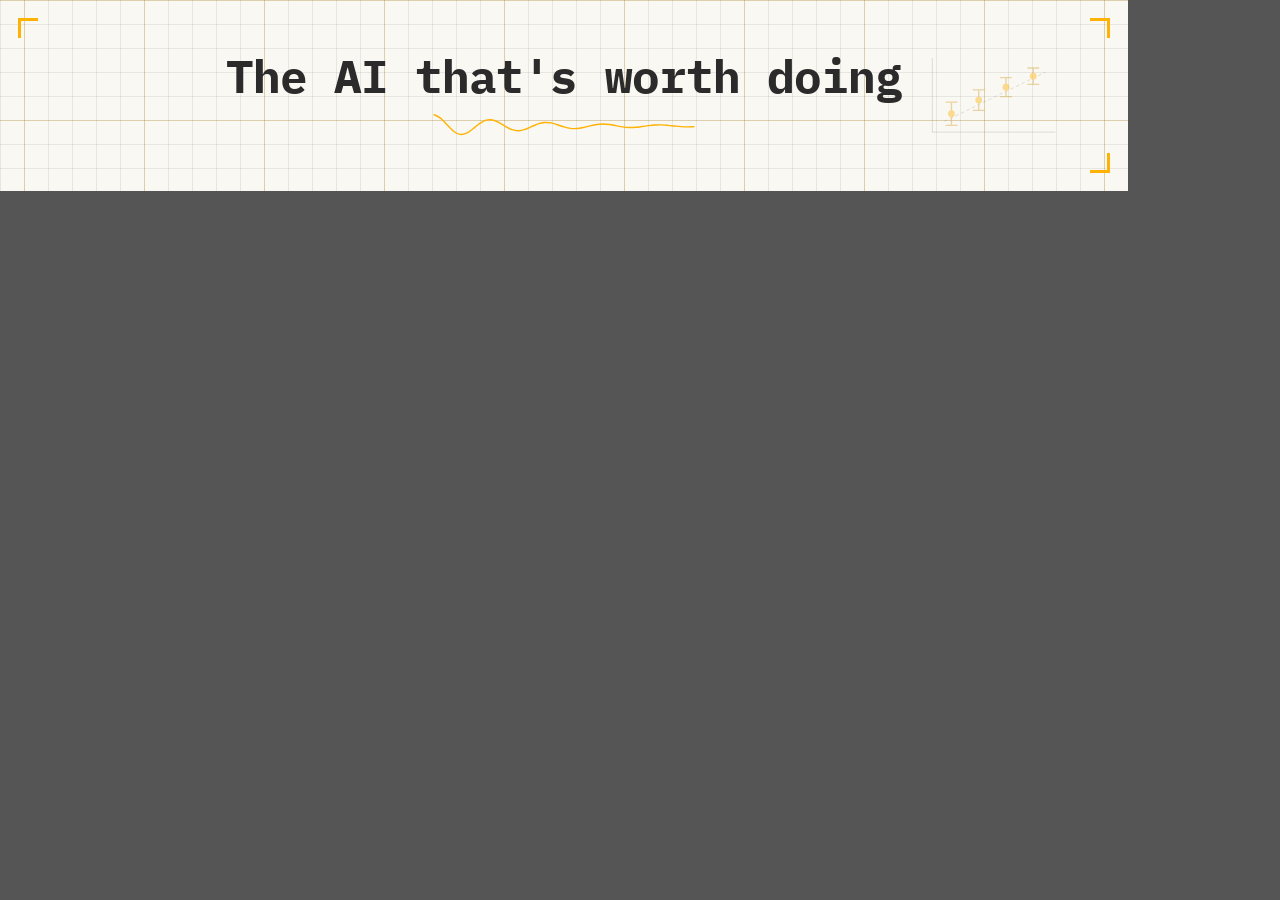
<file: tools/banner.html>
<!DOCTYPE html>
<html lang="en">
<head>
    <meta charset="UTF-8">
    <title>LinkedIn banner template</title>

    <link rel="preconnect" href="https://fonts.googleapis.com">
    <link rel="preconnect" href="https://fonts.gstatic.com" crossorigin>
    <link href="https://fonts.googleapis.com/css2?family=Caveat:wght@500;600&family=IBM+Plex+Mono:wght@400;500;600;700&family=IBM+Plex+Sans:wght@400;500;600;700&display=swap" rel="stylesheet">

    <!-- Same approach as og.html: link the real stylesheet so the banner tracks
         the design tokens, and namespace everything bn__* to stay clear of the
         site's own blocks. -->
    <link rel="stylesheet" href="../style.css">

    <style>
        body {
            margin: 0;
            background: #555;
        }

        /* LinkedIn company cover: 1128x191. banner.mjs shoots this element at 2x. */
        .bn {
            position: relative;
            width: 1128px;
            height: 191px;
            overflow: hidden;
            background-color: var(--paper);
            display: flex;
            align-items: center;
            justify-content: center;

            /* Finer than the og cards: at 191px tall a 34px grid reads as stripes */
            --grid-size: 24px;
            --grid-line: rgba(43, 43, 43, 0.09);
            --grid-line-strong: rgba(212, 162, 55, 0.30);
        }

        /* Registration marks. The bottom-left is deliberately absent: LinkedIn
           parks the round logo tile over that corner on desktop. */
        .bn__corner {
            position: absolute;
            width: 20px;
            height: 20px;
            border: 3px solid var(--orange);
            z-index: 3;
        }

        .bn__corner--tl { top: 18px; left: 18px; border-right: 0; border-bottom: 0; }
        .bn__corner--tr { top: 18px; right: 18px; border-left: 0; border-bottom: 0; }
        .bn__corner--br { bottom: 18px; right: 18px; border-left: 0; border-top: 0; }

        /* Centred, so the sides can be cropped on mobile without losing the words */
        .bn__inner {
            position: relative;
            z-index: 2;
            text-align: center;
        }

        .bn__title {
            font-family: var(--font-mono);
            font-size: 46px;
            font-weight: 700;
            line-height: 1.05;
            letter-spacing: -0.02em;
            color: var(--charcoal);
            margin: 0;
            white-space: nowrap;
        }

        .bn__wave {
            display: block;
            width: 340px;
            height: 26px;
            margin: 12px auto 0;
            overflow: visible;
        }

        .bn__wave path {
            fill: none;
            stroke: var(--orange);
            stroke-width: 2.5;
            stroke-linecap: round;
        }

        /* Faint measurement motif, echoing the home card. Sits in the right
           margin, well clear of the centred headline. */
        .bn__deco {
            position: absolute;
            right: 62px;
            top: 50%;
            transform: translateY(-50%);
            width: 150px;
            opacity: 0.42;
            z-index: 1;
            stroke: var(--ochre);
            fill: none;
            pointer-events: none;
        }

        /* Nothing decorative on the left: the logo tile covers it, and a mirrored
           copy of the motif would read as a measurement getting worse. */
    </style>
</head>
<body>
    <svg class="svg-defs" aria-hidden="true" focusable="false">
        <filter id="sketch" x="-10%" y="-10%" width="120%" height="120%">
            <feTurbulence type="fractalNoise" baseFrequency="0.022" numOctaves="3" seed="7" result="noise"/>
            <feDisplacementMap in="SourceGraphic" in2="noise" scale="2.2" xChannelSelector="R" yChannelSelector="G"/>
        </filter>
    </svg>

    <div class="bn grid-paper" id="banner">
        <span class="bn__corner bn__corner--tl"></span>
        <span class="bn__corner bn__corner--tr"></span>
        <span class="bn__corner bn__corner--br"></span>

        <svg class="bn__deco diagram" viewBox="0 0 220 150" aria-hidden="true">
            <g filter="url(#sketch)">
                <path class="faint" d="M24 128H204M24 128V20"/>
                <path class="faint dashed" d="M42 112 190 40"/>
                <path d="M52 84v34M44 84h16M44 118h16"/>
                <path d="M92 66v30M84 66h16M84 96h16"/>
                <path d="M132 48v28M124 48h16M124 76h16"/>
                <path d="M172 34v24M164 34h16M164 58h16"/>
            </g>
            <circle class="accent-fill" cx="52" cy="101" r="5"/>
            <circle class="accent-fill" cx="92" cy="81" r="5"/>
            <circle class="accent-fill" cx="132" cy="62" r="5"/>
            <circle class="accent-fill" cx="172" cy="46" r="5"/>
        </svg>

        <div class="bn__inner">
            <h1 class="bn__title" id="title">The AI that's worth doing</h1>

            <svg class="bn__wave" viewBox="0 0 460 46" aria-hidden="true" preserveAspectRatio="xMidYMid meet">
                <path d="M0 3C1.917 3.994 7.667 5.998 11.5 8.965C15.33 11.93 19.17 16.93 23 20.81C26.83 24.68 30.67 29.37 34.5 32.2C38.33 35.04 42.17 37.24 46 37.84C49.83 38.43 53.67 37.42 57.5 35.77C61.33 34.12 65.17 30.77 69 27.94C72.83 25.1 76.67 21.29 80.5 18.75C84.33 16.22 88.17 13.8 92 12.72C95.83 11.64 99.67 11.58 103.5 12.29C107.3 13 111.2 15.03 115 16.96C118.8 18.9 122.7 21.81 126.5 23.9C130.3 26 134.2 28.3 138 29.55C141.8 30.8 145.7 31.48 149.5 31.4C153.3 31.32 157.2 30.27 161 29.06C164.8 27.85 168.7 25.78 172.5 24.15C176.3 22.53 180.2 20.53 184 19.31C187.8 18.09 191.7 17.11 195.5 16.82C199.3 16.52 203.2 16.89 207 17.55C210.8 18.21 214.7 19.58 218.5 20.76C222.3 21.94 226.2 23.55 230 24.63C233.8 25.71 237.7 26.76 241.5 27.25C245.3 27.73 249.2 27.8 253 27.53C256.8 27.27 260.7 26.44 264.5 25.65C268.3 24.85 272.2 23.63 276 22.75C279.8 21.86 283.7 20.87 287.5 20.33C291.3 19.78 295.2 19.46 299 19.47C302.8 19.48 306.7 19.9 310.5 20.39C314.3 20.88 318.2 21.74 322 22.42C325.8 23.1 329.7 23.95 333.5 24.47C337.3 25 341.2 25.43 345 25.57C348.8 25.72 352.7 25.58 356.5 25.32C360.3 25.06 364.2 24.5 368 24.01C371.8 23.52 375.7 22.84 379.5 22.38C383.3 21.92 387.2 21.47 391 21.25C394.8 21.03 398.7 20.99 402.5 21.08C406.3 21.18 410.2 21.52 414 21.84C417.8 22.17 421.7 22.68 425.5 23.05C429.3 23.43 433.2 23.85 437 24.09C440.8 24.32 444.7 24.47 448.5 24.48C452.3 24.49 458.1 24.18 460 24.12"/>
            </svg>
        </div>
    </div>

    <script>
        (function () {
            var q = new URLSearchParams(window.location.search);
            var title = q.get('title');
            if (title) { document.getElementById('title').textContent = title; }
        }());
    </script>
</body>
</html>
</file>
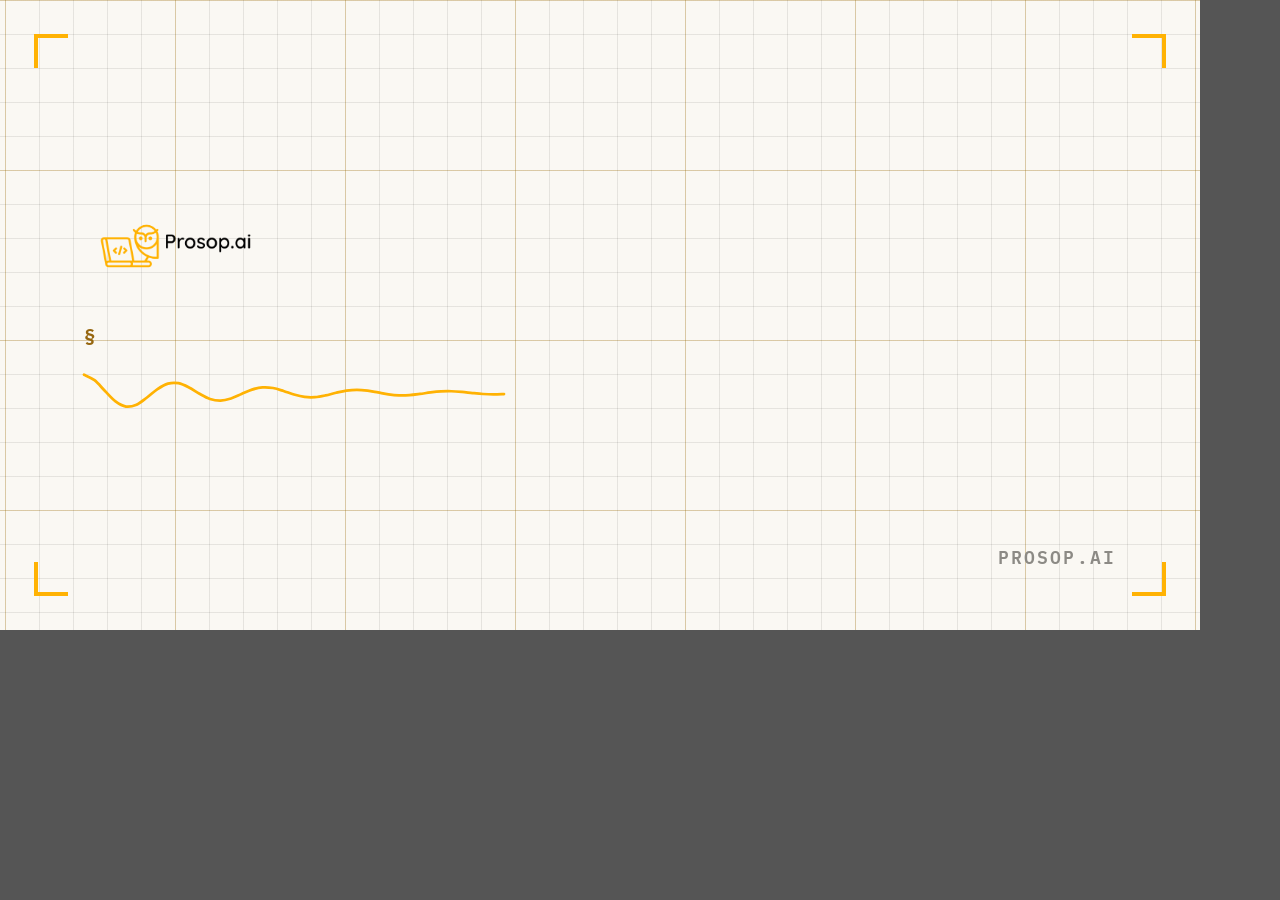
<file: tools/og.html>
<!DOCTYPE html>
<html lang="en">
<head>
    <meta charset="UTF-8">
    <title>OG card template</title>

    <link rel="preconnect" href="https://fonts.googleapis.com">
    <link rel="preconnect" href="https://fonts.gstatic.com" crossorigin>
    <link href="https://fonts.googleapis.com/css2?family=Caveat:wght@500;600&family=IBM+Plex+Mono:wght@400;500;600;700&family=IBM+Plex+Sans:wght@400;500;600;700&display=swap" rel="stylesheet">

    <!-- The site stylesheet, so the cards inherit the real tokens and the
         .grid-paper / .diagram rules rather than a drifting copy of them.
         Everything here is namespaced og-card__* to stay clear of the site's
         own .card block, which uses the `background` shorthand. -->
    <link rel="stylesheet" href="../style.css">

    <style>
        /* The card is a fixed 1200x630 plate; og.mjs screenshots this element only. */
        body {
            margin: 0;
            background: #555;
        }

        .og-card {
            position: relative;
            width: 1200px;
            height: 630px;
            overflow: hidden;
            background-color: var(--paper);
            display: flex;
            flex-direction: column;
            justify-content: center;
            padding: 0 84px;

            /* Social platforms recompress and downscale hard, so the paper grid
               runs heavier here than it does on the site itself */
            --grid-size: 34px;
            --grid-line: rgba(43, 43, 43, 0.10);
            --grid-line-strong: rgba(212, 162, 55, 0.34);
        }

        /* Registration marks, borrowed from .plate */
        .og-corner {
            position: absolute;
            width: 34px;
            height: 34px;
            border: 4px solid var(--orange);
            z-index: 3;
        }

        .og-corner--tl { top: 34px; left: 34px; border-right: 0; border-bottom: 0; }
        .og-corner--tr { top: 34px; right: 34px; border-left: 0; border-bottom: 0; }
        .og-corner--bl { bottom: 34px; left: 34px; border-right: 0; border-top: 0; }
        .og-corner--br { bottom: 34px; right: 34px; border-left: 0; border-top: 0; }

        .og-card__inner {
            position: relative;
            z-index: 2;
            max-width: 860px;
        }

        /* Leave the right margin clear when a diagram is sitting in it */
        .og-card.has-deco .og-card__inner { max-width: 700px; }

        .og-card__logo {
            height: 96px;
            width: auto;
            margin-bottom: 26px;
            margin-left: -10px;
        }

        .og-card__label {
            display: flex;
            align-items: center;
            gap: 12px;
            font-family: var(--font-mono);
            font-size: 19px;
            font-weight: 600;
            letter-spacing: 0.16em;
            text-transform: uppercase;
            color: var(--grey-deep);
            margin: 0 0 18px;
        }

        .og-card__label b {
            color: var(--ochre-deep);
            font-weight: 700;
        }

        .og-card__title {
            font-family: var(--font-mono);
            font-size: 64px;
            font-weight: 700;
            line-height: 1.08;
            letter-spacing: -0.025em;
            color: var(--charcoal);
            margin: 0;
            text-wrap: balance;
        }

        /* Long headlines step down rather than wrapping to three lines */
        .og-card.is-long .og-card__title { font-size: 54px; }

        .og-card__wave {
            display: block;
            width: 420px;
            height: 42px;
            margin: 20px 0 18px;
            overflow: visible;
        }

        .og-card__wave path {
            fill: none;
            stroke: var(--orange);
            stroke-width: 3;
            stroke-linecap: round;
        }

        .og-card__sub {
            font-family: var(--font-sans);
            font-size: 25px;
            line-height: 1.45;
            color: var(--grey-deep);
            margin: 0;
            max-width: 680px;
        }

        .og-card__url {
            position: absolute;
            right: 84px;
            bottom: 58px;
            z-index: 2;
            font-family: var(--font-mono);
            font-size: 18px;
            font-weight: 600;
            letter-spacing: 0.12em;
            text-transform: uppercase;
            color: var(--grey);
            margin: 0;
        }

        /* Decorative diagram in the right margin, one per service */
        .og-card__deco {
            position: absolute;
            right: 80px;
            top: 50%;
            transform: translateY(-58%);
            width: 300px;
            opacity: 0.55;
            z-index: 1;
            stroke: var(--ochre);
            fill: none;
            pointer-events: none;
            display: none;
        }

        .og-card__deco.is-active { display: block; }
    </style>
</head>
<body>
    <svg class="svg-defs" aria-hidden="true" focusable="false">
        <filter id="sketch" x="-10%" y="-10%" width="120%" height="120%">
            <feTurbulence type="fractalNoise" baseFrequency="0.022" numOctaves="3" seed="7" result="noise"/>
            <feDisplacementMap in="SourceGraphic" in2="noise" scale="2.2" xChannelSelector="R" yChannelSelector="G"/>
        </filter>
    </svg>

    <div class="og-card grid-paper" id="card">
        <span class="og-corner og-corner--tl"></span>
        <span class="og-corner og-corner--tr"></span>
        <span class="og-corner og-corner--bl"></span>
        <span class="og-corner og-corner--br"></span>

        <!-- Strategy: locating the minimum -->
        <svg class="og-card__deco diagram" data-deco="curve" viewBox="0 0 220 150" aria-hidden="true">
            <g filter="url(#sketch)">
                <path class="faint" d="M18 140H206M18 140V14"/>
                <path d="M22 22C23.47 25.29 27.87 35.52 30.8 41.76C33.73 48 36.67 53.89 39.6 59.44C42.53 64.99 45.47 70.19 48.4 75.04C51.33 79.89 54.27 84.4 57.2 88.56C60.13 92.72 63.07 96.53 66 100C68.93 103.5 71.87 106.6 74.8 109.4C77.73 112.1 80.67 114.6 83.6 116.6C86.53 118.7 89.47 120.5 92.4 121.8C95.33 123.2 98.27 124.3 101.2 125C104.1 125.7 107.1 126 110 126C112.9 126 115.9 125.7 118.8 125C121.7 124.3 124.7 123.2 127.6 121.8C130.5 120.5 133.5 118.7 136.4 116.6C139.3 114.6 142.3 112.1 145.2 109.4C148.1 106.6 151.1 103.5 154 100C156.9 96.53 159.9 92.72 162.8 88.56C165.7 84.4 168.7 79.89 171.6 75.04C174.5 70.19 177.5 64.99 180.4 59.44C183.3 53.89 186.3 48 189.2 41.76C192.1 35.52 196.5 25.29 198 22"/>
            </g>
            <circle class="accent-fill" cx="110" cy="117" r="9"/>
        </svg>

        <!-- Development: two paths, recombined -->
        <svg class="og-card__deco diagram" data-deco="flow" viewBox="0 0 220 150" aria-hidden="true">
            <g filter="url(#sketch)">
                <path d="M20 108H55M55 108H155M55 108V48M55 48H155M155 108V48"/>
                <path class="accent" d="M155 48H198M155 48V16"/>
                <path class="dashed" d="M46 117 64 99"/>
                <path class="dashed" d="M146 57 164 39"/>
                <path d="M46 57 64 39M146 117 164 99"/>
            </g>
            <circle class="accent-fill" cx="198" cy="48" r="5"/>
            <circle class="accent-fill" cx="155" cy="16" r="5"/>
        </svg>

        <!-- Leadership: a stable configuration -->
        <svg class="og-card__deco diagram" data-deco="orbit" viewBox="0 0 220 150" aria-hidden="true">
            <g filter="url(#sketch)">
                <ellipse class="faint" cx="110" cy="75" rx="86" ry="32"/>
                <ellipse class="faint" cx="110" cy="75" rx="86" ry="32" transform="rotate(60 110 75)"/>
                <ellipse class="faint" cx="110" cy="75" rx="86" ry="32" transform="rotate(-60 110 75)"/>
            </g>
            <circle class="accent-fill" cx="110" cy="75" r="13"/>
            <circle class="dot" cx="196" cy="75" r="6"/>
            <circle class="dot" cx="64.5" cy="51.7" r="6"/>
            <circle class="dot" cx="112.5" cy="126.1" r="6"/>
        </svg>

        <!-- Home: measurement against a baseline, with the error bars shown -->
        <svg class="og-card__deco diagram" data-deco="steps" viewBox="0 0 220 150" aria-hidden="true">
            <g filter="url(#sketch)">
                <path class="faint" d="M24 128H204M24 128V20"/>
                <path class="faint dashed" d="M42 112 190 40"/>
                <path d="M52 84v34M44 84h16M44 118h16"/>
                <path d="M92 66v30M84 66h16M84 96h16"/>
                <path d="M132 48v28M124 48h16M124 76h16"/>
                <path d="M172 34v24M164 34h16M164 58h16"/>
            </g>
            <circle class="accent-fill" cx="52" cy="101" r="5"/>
            <circle class="accent-fill" cx="92" cy="81" r="5"/>
            <circle class="accent-fill" cx="132" cy="62" r="5"/>
            <circle class="accent-fill" cx="172" cy="46" r="5"/>
        </svg>

        <div class="og-card__inner">
            <img class="og-card__logo" src="../images/Transparent Logo_black_letters.png" alt="Prosop.ai">
            <p class="og-card__label"><b id="mark">§</b> <span id="label"></span></p>
            <h1 class="og-card__title" id="title"></h1>

            <svg class="og-card__wave" viewBox="0 0 460 46" aria-hidden="true" preserveAspectRatio="xMidYMid meet">
                <path d="M0 3C1.917 3.994 7.667 5.998 11.5 8.965C15.33 11.93 19.17 16.93 23 20.81C26.83 24.68 30.67 29.37 34.5 32.2C38.33 35.04 42.17 37.24 46 37.84C49.83 38.43 53.67 37.42 57.5 35.77C61.33 34.12 65.17 30.77 69 27.94C72.83 25.1 76.67 21.29 80.5 18.75C84.33 16.22 88.17 13.8 92 12.72C95.83 11.64 99.67 11.58 103.5 12.29C107.3 13 111.2 15.03 115 16.96C118.8 18.9 122.7 21.81 126.5 23.9C130.3 26 134.2 28.3 138 29.55C141.8 30.8 145.7 31.48 149.5 31.4C153.3 31.32 157.2 30.27 161 29.06C164.8 27.85 168.7 25.78 172.5 24.15C176.3 22.53 180.2 20.53 184 19.31C187.8 18.09 191.7 17.11 195.5 16.82C199.3 16.52 203.2 16.89 207 17.55C210.8 18.21 214.7 19.58 218.5 20.76C222.3 21.94 226.2 23.55 230 24.63C233.8 25.71 237.7 26.76 241.5 27.25C245.3 27.73 249.2 27.8 253 27.53C256.8 27.27 260.7 26.44 264.5 25.65C268.3 24.85 272.2 23.63 276 22.75C279.8 21.86 283.7 20.87 287.5 20.33C291.3 19.78 295.2 19.46 299 19.47C302.8 19.48 306.7 19.9 310.5 20.39C314.3 20.88 318.2 21.74 322 22.42C325.8 23.1 329.7 23.95 333.5 24.47C337.3 25 341.2 25.43 345 25.57C348.8 25.72 352.7 25.58 356.5 25.32C360.3 25.06 364.2 24.5 368 24.01C371.8 23.52 375.7 22.84 379.5 22.38C383.3 21.92 387.2 21.47 391 21.25C394.8 21.03 398.7 20.99 402.5 21.08C406.3 21.18 410.2 21.52 414 21.84C417.8 22.17 421.7 22.68 425.5 23.05C429.3 23.43 433.2 23.85 437 24.09C440.8 24.32 444.7 24.47 448.5 24.48C452.3 24.49 458.1 24.18 460 24.12"/>
            </svg>

            <p class="og-card__sub" id="sub"></p>
        </div>

        <p class="og-card__url">prosop.ai</p>
    </div>

    <script>
        (function () {
            var q = new URLSearchParams(window.location.search);
            var card = document.getElementById('card');
            var title = q.get('title') || '';

            document.getElementById('label').textContent = q.get('label') || '';
            document.getElementById('title').textContent = title;
            document.getElementById('sub').textContent = q.get('sub') || '';

            var mark = q.get('mark');
            if (mark !== null) { document.getElementById('mark').textContent = mark; }

            // Headlines past this length need the smaller size to stay on two lines
            if (title.length > 30) { card.classList.add('is-long'); }

            var deco = q.get('deco');
            if (deco) {
                var el = document.querySelector('.og-card__deco[data-deco="' + deco + '"]');
                if (el) {
                    el.classList.add('is-active');
                    card.classList.add('has-deco');
                }
            }
        }());
    </script>
</body>
</html>
</file>
<file: style.css>
/* ==========================================================================
   Prosop.ai — lab notebook stylesheet
   Sections:
     01  Tokens
     02  Reset & base
     03  Typography
     04  Layout primitives
     05  Surfaces & graph paper
     06  Skip link & focus
     07  Scroll ruler
     08  Header
     09  Slide menu
     10  Buttons
     11  Annotations
     12  Figure plates
     13  Hero
     14  Service cards
     15  Protocol
     16  A note from a client
     17  Trusted by
     18  Contact
     19  About
     20  Service pages
     21  Not found
     22  Footer
     23  Reveal
     24  Responsive
     25  Motion & print
   ========================================================================== */

/* 01  TOKENS ============================================================== */

:root {
    /* Brand orange sampled from the logo mark */
    --orange: #FFB203;
    --orange-soft: #FFC94D;
    --ochre: #D4A237;
    /* Accent text on paper: 4.71:1, passes AA where --orange cannot */
    --ochre-deep: #96660F;

    --paper: #FAF8F3;
    --paper-deep: #F2EEE4;
    --white: #FFFFFF;

    --grey: #8C8A85;
    --grey-deep: #6E6B66;
    --grey-line: #DEDBD3;

    --charcoal: #2B2B2B;
    --charcoal-soft: #3A3A3A;
    --black: #121212;

    /* Graph paper */
    --grid-size: 26px;
    --grid-line: rgba(43, 43, 43, 0.055);
    --grid-line-strong: rgba(212, 162, 55, 0.15);

    --font-sans: 'IBM Plex Sans', -apple-system, BlinkMacSystemFont, 'Segoe UI', sans-serif;
    --font-mono: 'IBM Plex Mono', ui-monospace, SFMono-Regular, Menlo, monospace;
    --font-hand: 'Caveat', 'Bradley Hand', cursive;

    --space-3xs: 0.25rem;
    --space-2xs: 0.5rem;
    --space-xs: 0.75rem;
    --space-sm: 1rem;
    --space-md: 2rem;
    --space-lg: 4rem;
    --space-xl: 6rem;
    --space-2xl: 8rem;

    --measure: 66ch;
    --shell: 1180px;

    --ease: cubic-bezier(0.22, 0.61, 0.36, 1);
    --t-fast: 0.18s var(--ease);
    --t-mid: 0.32s var(--ease);
    --t-slow: 0.6s var(--ease);
}

/* 02  RESET & BASE ======================================================== */

*,
*::before,
*::after {
    margin: 0;
    padding: 0;
    box-sizing: border-box;
}

html {
    scroll-behavior: smooth;
    font-size: 16px;
    /* Clears the fixed header when jumping to #contact and friends */
    scroll-padding-top: 7rem;
    -webkit-text-size-adjust: 100%;
}

body {
    font-family: var(--font-sans);
    font-size: 1.0625rem;
    line-height: 1.65;
    color: var(--charcoal);
    background-color: var(--paper);
    overflow-x: hidden;
    -webkit-font-smoothing: antialiased;
    text-rendering: optimizeLegibility;
}

img,
svg,
video {
    display: block;
    max-width: 100%;
}

img,
video {
    height: auto;
}

ul {
    list-style: none;
}

a {
    color: inherit;
    text-decoration: none;
    transition: color var(--t-fast);
}

button {
    font: inherit;
    color: inherit;
    background: none;
    border: none;
    cursor: pointer;
}

::selection {
    background: var(--orange);
    color: var(--charcoal);
}

/* Shared sketch filter lives in a zero-size SVG at the top of each page */
.svg-defs {
    position: absolute;
    width: 0;
    height: 0;
    overflow: hidden;
}

/* 03  TYPOGRAPHY ========================================================== */

h1,
h2,
h3,
h4 {
    font-family: var(--font-mono);
    font-weight: 600;
    line-height: 1.15;
    letter-spacing: -0.02em;
    color: var(--charcoal);
    text-wrap: balance;
}

h1 {
    font-size: clamp(2.25rem, 5.2vw, 3.75rem);
    font-weight: 700;
}

h2 {
    font-size: clamp(1.75rem, 3.6vw, 2.75rem);
}

h3 {
    font-size: clamp(1.25rem, 2.2vw, 1.5rem);
}

h4 {
    font-size: 1.125rem;
}

p {
    text-wrap: pretty;
}

p + p {
    margin-top: var(--space-sm);
}

strong {
    font-weight: 600;
    color: var(--charcoal);
}

code,
.mono {
    font-family: var(--font-mono);
    font-size: 0.9em;
}

/* Inline term with a notebook highlighter swipe behind it */
.term {
    position: relative;
    font-weight: 600;
    white-space: nowrap;
}

.term::after {
    content: '';
    position: absolute;
    inset: auto -0.15em -0.05em;
    height: 0.42em;
    background: var(--orange);
    opacity: 0.32;
    z-index: -1;
    transform: rotate(-0.6deg);
}

/* 04  LAYOUT PRIMITIVES =================================================== */

.container {
    width: 100%;
    max-width: var(--shell);
    margin: 0 auto;
    padding-inline: var(--space-md);
}

.section {
    position: relative;
    padding-block: var(--space-xl);
}

.section-head {
    max-width: var(--measure);
    margin-bottom: var(--space-lg);
}

.section-head--center {
    margin-inline: auto;
    text-align: center;
}

.section-label {
    display: flex;
    align-items: center;
    gap: var(--space-xs);
    font-family: var(--font-mono);
    font-size: 0.8125rem;
    font-weight: 600;
    letter-spacing: 0.16em;
    text-transform: uppercase;
    color: var(--grey-deep);
    margin-bottom: var(--space-sm);
}

.section-head--center .section-label {
    justify-content: center;
}

.section-label b {
    color: var(--ochre-deep);
    font-weight: 700;
}

.section-label::after {
    content: '';
    flex: 1;
    height: 1px;
    background: var(--grey-line);
    /* Tick marks, like the edge of a ruler */
    background-image: repeating-linear-gradient(90deg, var(--grey-line) 0 1px, transparent 1px 8px);
    max-width: 140px;
}

.section-head--center .section-label::after {
    display: none;
}

.section-lede {
    margin-top: var(--space-sm);
    font-size: 1.1875rem;
    color: var(--grey-deep);
}

.section-head--center .section-lede {
    margin-inline: auto;
}

/* 05  SURFACES & GRAPH PAPER ============================================= */

.surface-paper {
    background-color: var(--paper);
    color: var(--charcoal);
}

.surface-white {
    background-color: var(--white);
    color: var(--charcoal);
}

.surface-dark {
    background-color: var(--charcoal);
    color: var(--paper);
    --grid-line: rgba(255, 255, 255, 0.05);
    --grid-line-strong: rgba(255, 178, 3, 0.11);
    --grey-line: rgba(255, 255, 255, 0.14);
    --grey-deep: rgba(255, 255, 255, 0.68);
    --ochre-deep: var(--orange);
}

.surface-dark h1,
.surface-dark h2,
.surface-dark h3,
.surface-dark h4,
.surface-dark strong {
    color: var(--paper);
}

.grid-paper {
    background-image:
        linear-gradient(var(--grid-line) 1px, transparent 1px),
        linear-gradient(90deg, var(--grid-line) 1px, transparent 1px),
        linear-gradient(var(--grid-line-strong) 1px, transparent 1px),
        linear-gradient(90deg, var(--grid-line-strong) 1px, transparent 1px);
    background-size:
        var(--grid-size) var(--grid-size),
        var(--grid-size) var(--grid-size),
        calc(var(--grid-size) * 5) calc(var(--grid-size) * 5),
        calc(var(--grid-size) * 5) calc(var(--grid-size) * 5);
    background-position: center top;
}

/* Torn-edge divider between a paper and a dark section */
.edge {
    height: 1px;
    background: var(--grey-line);
    background-image: repeating-linear-gradient(90deg, var(--grey-line) 0 6px, transparent 6px 14px);
}

/* 06  SKIP LINK & FOCUS ================================================== */

.skip-link {
    position: absolute;
    top: -100px;
    left: var(--space-sm);
    z-index: 3000;
    padding: 0.75rem 1.25rem;
    font-family: var(--font-mono);
    font-size: 0.875rem;
    font-weight: 600;
    color: var(--charcoal);
    background: var(--orange);
    border: 2px solid var(--charcoal);
    transition: top var(--t-fast);
}

.skip-link:focus {
    top: var(--space-sm);
}

:focus-visible {
    outline: 3px solid var(--orange);
    outline-offset: 3px;
    border-radius: 2px;
}

.surface-dark :focus-visible {
    outline-color: var(--orange);
}

/* 07  SCROLL RULER ======================================================= */

.scroll-ruler {
    position: fixed;
    top: 0;
    left: 0;
    right: 0;
    height: 5px;
    z-index: 1200;
    background: rgba(250, 248, 243, 0.7);
    pointer-events: none;
}

.scroll-ruler__fill {
    height: 100%;
    width: 0;
    background: var(--orange);
    transform-origin: left center;
}

/* Ruler ticks sit above the fill so it reads as a measuring scale */
.scroll-ruler::after {
    content: '';
    position: absolute;
    inset: 0;
    background-image: repeating-linear-gradient(90deg, rgba(43, 43, 43, 0.28) 0 1px, transparent 1px 12px);
}

/* 08  HEADER ============================================================= */

.header {
    position: fixed;
    top: 5px;
    left: 0;
    right: 0;
    z-index: 1000;
    display: flex;
    align-items: center;
    justify-content: space-between;
    gap: var(--space-sm);
    padding: var(--space-xs) var(--space-md);
    transition: background-color var(--t-mid), box-shadow var(--t-mid), padding var(--t-mid);
}

.header.is-scrolled {
    background-color: rgba(250, 248, 243, 0.88);
    backdrop-filter: saturate(140%) blur(10px);
    -webkit-backdrop-filter: saturate(140%) blur(10px);
    box-shadow: 0 1px 0 var(--grey-line);
    padding-block: var(--space-2xs);
}

.header__logo img {
    height: 80px;
    width: auto;
    transition: height var(--t-mid), opacity var(--t-fast);
}

.header.is-scrolled .header__logo img {
    height: 56px;
}

.header__logo a:hover img {
    opacity: 0.75;
}

/* The owl blinks now and then, because it is up late */
.header__logo img.is-blinking {
    animation: blink 0.34s steps(1, end);
}

@keyframes blink {
    0%, 100% { opacity: 1; }
    50% { opacity: 0.35; }
}

.menu-toggle {
    display: flex;
    flex-direction: column;
    justify-content: center;
    gap: 6px;
    width: 46px;
    height: 46px;
    padding: 0.5rem;
    align-items: flex-end;
}

.menu-toggle .hamburger {
    display: block;
    height: 2px;
    background-color: var(--charcoal);
    transition: width var(--t-mid), transform var(--t-mid);
}

/* Staggered widths read like a signal trace rather than a stock icon */
.menu-toggle .hamburger:nth-child(1) { width: 30px; }
.menu-toggle .hamburger:nth-child(2) { width: 22px; }
.menu-toggle .hamburger:nth-child(3) { width: 26px; }

.menu-toggle:hover .hamburger,
.menu-toggle:focus-visible .hamburger {
    width: 30px;
}

/* Running head: numbered like the drawer, quiet like a notebook margin */
.site-nav {
    display: none;
}

.site-nav ul {
    display: flex;
    align-items: stretch;
    list-style: none;
}

.site-nav a {
    position: relative;
    display: flex;
    flex-direction: column;
    justify-content: flex-end;
    gap: 0.2rem;
    min-height: 2.6rem;
    padding: 0.15rem 1rem 0.2rem;
    font-family: var(--font-mono);
    font-size: 0.8125rem;
    font-weight: 500;
    letter-spacing: 0.02em;
    color: var(--charcoal);
    white-space: nowrap;
}

.site-nav li:first-child a {
    padding-left: 0;
}

.site-nav li:last-child a {
    padding-right: 0;
}

.site-nav li + li {
    position: relative;
}

.site-nav li + li::before {
    content: '';
    position: absolute;
    left: 0;
    bottom: 0.45rem;
    width: 1px;
    height: 0.8rem;
    background: var(--grey-line);
}

.site-nav__num {
    font-size: 0.625rem;
    font-weight: 700;
    letter-spacing: 0.14em;
    color: var(--ochre-deep);
    line-height: 1;
    min-height: 0.625rem;
}

.site-nav__label {
    padding-bottom: 2px;
    border-bottom: 2px solid transparent;
    transition: border-color var(--t-mid), color var(--t-fast);
}

.site-nav a:hover {
    color: var(--ochre-deep);
}

.site-nav a:hover .site-nav__num {
    color: var(--ochre);
}

.site-nav a[aria-current='page'] .site-nav__label {
    border-bottom-color: var(--orange);
}

.site-nav a:hover .tag,
.site-nav a:focus-visible .tag {
    background: var(--orange-soft);
}

@media (min-width: 1120px) {
    .site-nav {
        display: block;
        margin-left: auto;
    }

    .menu-toggle {
        display: none;
    }
}

@media (min-width: 1120px) and (max-width: 1280px) {
    .site-nav a {
        padding-inline: 0.7rem;
        font-size: 0.75rem;
    }

    .site-nav li:first-child a {
        padding-left: 0;
    }

    .site-nav li:last-child a {
        padding-right: 0;
    }
}

/* 09  SLIDE MENU ========================================================= */

.slide-menu {
    position: fixed;
    top: 0;
    right: 0;
    width: min(380px, 100vw);
    height: 100dvh;
    z-index: 2000;
    display: flex;
    flex-direction: column;
    padding: var(--space-lg) var(--space-md);
    background-color: var(--charcoal);
    color: var(--paper);
    box-shadow: -12px 0 40px rgba(0, 0, 0, 0.35);
    transform: translateX(101%);
    visibility: hidden;
    transition: transform var(--t-mid), visibility var(--t-mid);
    overflow-y: auto;
    --grid-line: rgba(255, 255, 255, 0.05);
    --grid-line-strong: rgba(255, 178, 3, 0.1);
}

.slide-menu.is-open {
    transform: translateX(0);
    visibility: visible;
}

.menu-close {
    position: absolute;
    top: var(--space-sm);
    right: var(--space-sm);
    width: 48px;
    height: 48px;
    font-size: 2.25rem;
    line-height: 1;
    color: var(--paper);
    transition: color var(--t-fast), transform var(--t-mid);
}

.menu-close:hover {
    color: var(--orange);
    transform: rotate(90deg);
}

.menu-links {
    margin-top: var(--space-xl);
    display: flex;
    flex-direction: column;
}

.menu-links li {
    border-bottom: 1px solid rgba(255, 255, 255, 0.12);
}

.menu-links a {
    display: flex;
    align-items: baseline;
    gap: var(--space-xs);
    padding: var(--space-sm) 0;
    font-family: var(--font-mono);
    font-size: 1.375rem;
    font-weight: 500;
    color: var(--paper);
    transition: color var(--t-fast), padding-left var(--t-mid);
}

.menu-links a::before {
    content: attr(data-num);
    font-size: 0.75rem;
    font-weight: 600;
    color: var(--orange);
    letter-spacing: 0.1em;
}

.menu-links a:hover,
.menu-links a[aria-current='page'] {
    color: var(--orange);
    padding-left: var(--space-xs);
}

/* Small status pill, e.g. flagging a live vacancy in the nav */
.tag {
    display: inline-block;
    margin-left: 0.45em;
    padding: 0.15em 0.5em;
    font-family: var(--font-mono);
    font-size: 0.625rem;
    font-weight: 700;
    letter-spacing: 0.1em;
    text-transform: uppercase;
    color: var(--charcoal);
    background: var(--orange);
    vertical-align: 0.15em;
}

.menu-links a:hover .tag {
    background: var(--paper);
}

.menu-foot {
    margin-top: auto;
    padding-top: var(--space-md);
    font-family: var(--font-hand);
    font-size: 1.25rem;
    color: var(--orange);
    transform: rotate(-1.2deg);
}

.menu-overlay {
    position: fixed;
    inset: 0;
    z-index: 1500;
    background-color: rgba(18, 18, 18, 0.62);
    opacity: 0;
    visibility: hidden;
    transition: opacity var(--t-mid), visibility var(--t-mid);
}

.menu-overlay.is-open {
    opacity: 1;
    visibility: visible;
}

/* 10  BUTTONS ============================================================ */

.btn {
    display: inline-flex;
    align-items: center;
    gap: var(--space-2xs);
    padding: 0.85rem 1.6rem;
    font-family: var(--font-mono);
    font-size: 0.9375rem;
    font-weight: 600;
    letter-spacing: 0.02em;
    border: 2px solid var(--charcoal);
    background: transparent;
    color: var(--charcoal);
    transition: transform var(--t-fast), box-shadow var(--t-fast), background-color var(--t-fast), color var(--t-fast);
}

/* Offset shadow reads as a sticker pressed onto the page */
.btn--primary {
    background-color: var(--orange);
    box-shadow: 4px 4px 0 var(--charcoal);
}

.btn--primary:hover {
    transform: translate(-2px, -2px);
    box-shadow: 6px 6px 0 var(--charcoal);
}

.btn--primary:active {
    transform: translate(2px, 2px);
    box-shadow: 1px 1px 0 var(--charcoal);
}

.btn--ghost {
    border-color: var(--charcoal);
}

.btn--ghost:hover {
    background-color: var(--charcoal);
    color: var(--paper);
}

.surface-dark .btn--ghost {
    border-color: var(--paper);
    color: var(--paper);
}

.surface-dark .btn--ghost:hover {
    background-color: var(--paper);
    color: var(--charcoal);
}

.surface-dark .btn--primary {
    box-shadow: 4px 4px 0 var(--black);
}

/* Text link with an underline that grows from the left */
.link {
    position: relative;
    font-family: var(--font-mono);
    font-size: 0.9375rem;
    font-weight: 600;
    color: var(--ochre-deep);
    padding-bottom: 2px;
}

.link::after {
    content: '';
    position: absolute;
    left: 0;
    bottom: 0;
    width: 100%;
    height: 2px;
    background: currentColor;
    transform: scaleX(0);
    transform-origin: left;
    transition: transform var(--t-mid);
}

.link:hover::after {
    transform: scaleX(1);
}

.btn-row {
    display: flex;
    flex-wrap: wrap;
    gap: var(--space-sm);
    margin-top: var(--space-md);
}

/* 11  ANNOTATIONS ======================================================== */

/* Handwritten margin notes with a little arrow, as in a marked-up printout */
.annot {
    display: flex;
    align-items: flex-start;
    gap: var(--space-2xs);
    font-family: var(--font-hand);
    font-size: 1.375rem;
    line-height: 1.25;
    color: var(--ochre-deep);
    transform: rotate(-1.5deg);
}

.annot svg {
    flex-shrink: 0;
    width: 34px;
    height: 34px;
    stroke: currentColor;
    fill: none;
    stroke-width: 1.8;
    stroke-linecap: round;
}

.annot--right {
    transform: rotate(1.5deg);
}

.annot--float {
    position: absolute;
    max-width: 210px;
}

.surface-dark .annot {
    color: var(--orange);
}

/* 12  FIGURE PLATES ====================================================== */

/* Every image is presented as a plate in a lab notebook: framed, captioned */
.plate {
    position: relative;
    background: var(--white);
    border: 1px solid var(--grey-line);
    padding: var(--space-2xs);
    box-shadow: 6px 6px 0 rgba(43, 43, 43, 0.07);
}

.plate__media {
    position: relative;
    overflow: hidden;
    background: var(--paper-deep);
}

.plate__media img,
.plate__media video {
    width: 100%;
    height: 100%;
    object-fit: cover;
}

.plate__caption {
    display: block;
    padding: var(--space-2xs) var(--space-3xs) var(--space-3xs);
    font-family: var(--font-mono);
    font-size: 0.75rem;
    letter-spacing: 0.04em;
    color: var(--grey-deep);
}

.plate__caption b {
    color: var(--ochre-deep);
    font-weight: 600;
}

/* Corner registration marks */
.plate::before,
.plate::after {
    content: '';
    position: absolute;
    width: 12px;
    height: 12px;
    border: 2px solid var(--orange);
}

.plate::before {
    top: -5px;
    left: -5px;
    border-right: 0;
    border-bottom: 0;
}

.plate::after {
    bottom: -5px;
    right: -5px;
    border-left: 0;
    border-top: 0;
}

.surface-dark .plate {
    background: var(--charcoal-soft);
    border-color: rgba(255, 255, 255, 0.14);
    box-shadow: 6px 6px 0 rgba(0, 0, 0, 0.3);
}

/* 13  HERO =============================================================== */

.hero {
    position: relative;
    padding-top: calc(var(--space-2xl) + 2rem);
    padding-bottom: var(--space-xl);
    overflow: hidden;
}

.hero__grid {
    display: grid;
    grid-template-columns: minmax(0, 1.05fr) minmax(0, 1fr);
    gap: var(--space-lg);
    align-items: center;
}

.hero__eyebrow {
    display: inline-flex;
    align-items: center;
    gap: var(--space-2xs);
    font-family: var(--font-mono);
    font-size: 0.8125rem;
    font-weight: 600;
    letter-spacing: 0.14em;
    text-transform: uppercase;
    color: var(--grey-deep);
    margin-bottom: var(--space-sm);
}

.hero__eyebrow::before {
    content: '';
    width: 9px;
    height: 9px;
    border-radius: 50%;
    background: var(--orange);
    box-shadow: 0 0 0 4px rgba(255, 178, 3, 0.24);
}

.hero h1 {
    margin-bottom: var(--space-sm);
}

/* The damped oscillation settling under the headline */
.hero__wave {
    width: 100%;
    max-width: 460px;
    height: 46px;
    margin-bottom: var(--space-sm);
    overflow: visible;
}

.hero__wave path {
    fill: none;
    stroke: var(--orange);
    stroke-width: 2.5;
    stroke-linecap: round;
}

.hero__triad {
    font-family: var(--font-mono);
    font-size: clamp(1.0625rem, 1.9vw, 1.375rem);
    font-weight: 600;
    letter-spacing: -0.01em;
    margin-bottom: var(--space-sm);
}

.hero__triad span:nth-child(1) { color: var(--ochre-deep); }
.hero__triad span:nth-child(2) { color: var(--grey-deep); }
.hero__triad span:nth-child(3) { color: var(--charcoal); }

.hero__lede {
    max-width: 44ch;
    font-size: 1.125rem;
    color: var(--grey-deep);
}

/* Matches the source video's 2.06:1 crop, so the owl doesn't get cut off */
.hero__plate .plate__media {
    aspect-ratio: 2 / 1;
}

.hero__note {
    margin-top: var(--space-sm);
    justify-content: flex-end;
}

/* Compact hero for interior pages: no video, keeps the pages light */
.page-hero {
    position: relative;
    padding-top: calc(var(--space-2xl) + 1rem);
    padding-bottom: var(--space-lg);
    overflow: hidden;
}

.page-hero__inner {
    max-width: 46rem;
}

.page-hero h1 {
    margin-bottom: var(--space-sm);
}

.page-hero__lede {
    font-size: 1.1875rem;
    color: var(--grey-deep);
    max-width: var(--measure);
}

/* Decorative diagram in the empty right half of interior page heroes.
   Kept fully inside the viewport so it doesn't read as a clipped mistake. */
.page-hero__deco {
    position: absolute;
    top: 16%;
    right: 2%;
    width: 300px;
    opacity: 0.45;
    pointer-events: none;
    stroke: var(--ochre);
    fill: none;
}

/* 14  SERVICE CARDS ====================================================== */

.card-grid {
    display: grid;
    grid-template-columns: repeat(auto-fit, minmax(270px, 1fr));
    gap: var(--space-md);
}

.card {
    position: relative;
    display: flex;
    flex-direction: column;
    padding: var(--space-md);
    background: var(--white);
    border: 1px solid var(--grey-line);
    transition: transform var(--t-mid), box-shadow var(--t-mid), border-color var(--t-mid);
}

.card:hover {
    transform: translateY(-6px);
    border-color: var(--charcoal);
    box-shadow: 8px 8px 0 rgba(43, 43, 43, 0.1);
}

.card__index {
    font-family: var(--font-mono);
    font-size: 0.75rem;
    font-weight: 700;
    letter-spacing: 0.16em;
    color: var(--ochre-deep);
    margin-bottom: var(--space-sm);
}

.card__figure {
    height: 150px;
    margin-bottom: var(--space-sm);
    display: flex;
    align-items: center;
    justify-content: center;
}

.card__figure svg {
    width: 100%;
    height: 100%;
    overflow: visible;
}

.card h3 {
    margin-bottom: var(--space-2xs);
}

.card__caption {
    font-family: var(--font-mono);
    font-size: 0.6875rem;
    letter-spacing: 0.04em;
    color: var(--grey);
    margin-bottom: var(--space-sm);
}

.card p {
    color: var(--grey-deep);
    font-size: 1rem;
    margin-bottom: var(--space-md);
}

.card__more {
    margin-top: auto;
    font-family: var(--font-mono);
    font-size: 0.875rem;
    font-weight: 600;
    color: var(--ochre-deep);
    display: inline-flex;
    align-items: center;
    gap: var(--space-2xs);
}

.card__more svg {
    width: 74px;
    height: 8px;
    stroke: currentColor;
    fill: none;
    stroke-width: 2;
    stroke-linecap: round;
    stroke-dasharray: 120;
    stroke-dashoffset: 120;
    transition: stroke-dashoffset var(--t-slow);
}

.card:hover .card__more svg {
    stroke-dashoffset: 0;
}

/* Shared styling for the hand-drawn diagrams */
.diagram {
    stroke: var(--charcoal);
    fill: none;
    stroke-width: 2;
    stroke-linecap: round;
    stroke-linejoin: round;
}

.diagram .accent {
    stroke: var(--orange);
}

.diagram .accent-fill {
    fill: var(--orange);
    stroke: none;
}

.diagram .dot {
    fill: var(--charcoal);
    stroke: none;
}

.surface-dark .diagram {
    stroke: var(--paper);
}

.surface-dark .diagram .dot {
    fill: var(--paper);
}

.diagram .faint {
    stroke: var(--grey);
    stroke-width: 1.25;
    opacity: 0.7;
}

.diagram .dashed {
    stroke-dasharray: 4 5;
}

.diagram text {
    font-family: var(--font-mono);
    font-size: 10px;
    fill: var(--grey-deep);
    stroke: none;
    letter-spacing: 0.04em;
}

/* 15  PROTOCOL =========================================================== */

.protocol {
    list-style: none;
    display: grid;
    grid-template-columns: repeat(4, 1fr);
    gap: var(--space-md);
    position: relative;
}

/* Tick-marked connector running behind the four steps */
.protocol::before {
    content: '';
    position: absolute;
    top: 26px;
    left: 6%;
    right: 6%;
    height: 2px;
    background-image: repeating-linear-gradient(90deg, var(--grey-line) 0 8px, transparent 8px 16px);
}

.step {
    position: relative;
    text-align: center;
}

.step__dot {
    position: relative;
    width: 54px;
    height: 54px;
    margin: 0 auto var(--space-sm);
    display: grid;
    place-items: center;
    font-family: var(--font-mono);
    font-size: 0.9375rem;
    font-weight: 700;
    color: var(--charcoal);
    background: var(--paper);
    border: 2px solid var(--charcoal);
    border-radius: 50%;
    transition: background-color var(--t-mid), color var(--t-mid);
}

.step:hover .step__dot {
    background: var(--orange);
}

.surface-dark .step__dot {
    background: var(--charcoal);
    color: var(--paper);
    border-color: var(--orange);
}

.surface-dark .step:hover .step__dot {
    background: var(--orange);
    color: var(--charcoal);
}

.step h3 {
    font-size: 1.1875rem;
    margin-bottom: var(--space-3xs);
}

.step__greek {
    display: block;
    font-family: var(--font-mono);
    font-size: 0.6875rem;
    letter-spacing: 0.14em;
    text-transform: uppercase;
    color: var(--ochre-deep);
    margin-bottom: var(--space-2xs);
}

.step p {
    font-size: 0.9375rem;
    color: var(--grey-deep);
}

/* 16  A NOTE FROM A CLIENT =============================================== */

.review-grid {
    display: grid;
    grid-template-columns: minmax(0, 1.25fr) minmax(180px, 0.55fr);
    gap: var(--space-lg);
    align-items: center;
    max-width: 960px;
    margin: 0 auto;
}

.review {
    padding: var(--space-md) var(--space-lg);
    border: 1px solid var(--grey-line);
    background: var(--white);
    box-shadow: 6px 6px 0 rgba(43, 43, 43, 0.07);
}

.review blockquote p {
    font-size: clamp(1.125rem, 2.1vw, 1.5rem);
    line-height: 1.55;
    font-weight: 400;
}

.review cite {
    display: inline-block;
    margin-top: var(--space-md);
    padding-bottom: 3px;
    border-bottom: 2px solid var(--orange);
    font-family: var(--font-mono);
    font-size: 0.875rem;
    font-style: normal;
    color: var(--charcoal);
}

.review__drawing {
    display: flex;
    justify-content: center;
}

.review__drawing .diagram {
    width: 100%;
    max-width: 280px;
    height: auto;
    overflow: visible;
}

/* 17  TRUSTED BY ========================================================= */

/* Flex rather than grid so a short final row centres instead of hanging left */
.logo-grid {
    display: flex;
    flex-wrap: wrap;
    justify-content: center;
    gap: var(--space-sm);
    max-width: 960px;
    margin: 0 auto;
}

/* One uniform box per logo instead of per-logo height overrides.
   228px basis puts four on a row at the 960px cap. */
.logo-cell {
    flex: 0 1 228px;
    display: grid;
    place-items: center;
    height: 116px;
    padding: var(--space-sm);
    border: 1px solid var(--grey-line);
    background: var(--white);
    transition: border-color var(--t-mid), transform var(--t-mid);
}

.logo-cell:hover {
    border-color: var(--ochre);
    transform: translateY(-4px);
}

/* Wordmarks are wide, so width is the binding constraint */
.logo-cell img {
    max-width: 84%;
    max-height: 46px;
    width: auto;
    object-fit: contain;
    filter: grayscale(100%);
    opacity: 0.62;
    transition: filter var(--t-mid), opacity var(--t-mid);
}

/* Near-square marks need more height to carry the same optical weight */
.logo-cell--square img {
    max-height: 74px;
}

.logo-cell:hover img {
    filter: grayscale(0%);
    opacity: 1;
}

/* 18  CONTACT ============================================================ */

.contact__grid {
    display: grid;
    grid-template-columns: minmax(0, 1fr) minmax(0, 0.85fr);
    gap: var(--space-lg);
    align-items: start;
}

.contact__card {
    padding: var(--space-md);
    background: var(--white);
    border: 1px solid var(--grey-line);
    box-shadow: 8px 8px 0 rgba(43, 43, 43, 0.07);
}

.contact__list {
    display: flex;
    flex-direction: column;
    gap: var(--space-sm);
    margin-top: var(--space-md);
}

.contact__item {
    display: flex;
    flex-direction: column;
    gap: 2px;
    padding-bottom: var(--space-sm);
    border-bottom: 1px dashed var(--grey-line);
}

.contact__item:last-child {
    border-bottom: 0;
    padding-bottom: 0;
}

.contact__key {
    font-family: var(--font-mono);
    font-size: 0.6875rem;
    letter-spacing: 0.16em;
    text-transform: uppercase;
    color: var(--grey);
}

.contact__val {
    font-family: var(--font-mono);
    font-size: 1.0625rem;
    font-weight: 600;
    color: var(--charcoal);
    word-break: break-word;
}

a.contact__val:hover {
    color: var(--ochre-deep);
}

/* Checklist of what to put in the first email */
.checklist {
    display: flex;
    flex-direction: column;
    gap: var(--space-xs);
    margin-top: var(--space-md);
}

.checklist li {
    display: flex;
    align-items: flex-start;
    gap: var(--space-2xs);
    font-size: 1rem;
    color: var(--grey-deep);
}

.checklist li::before {
    content: '';
    flex-shrink: 0;
    width: 16px;
    height: 16px;
    margin-top: 5px;
    border: 2px solid var(--ochre);
}

.checklist li:hover::before {
    background: var(--orange);
}

/* "Not required" variant: the box comes pre-waived, so it stays unticked */
.checklist--waived li {
    color: var(--grey-deep);
}

.checklist--waived li::before {
    border-style: dashed;
    border-color: var(--grey);
}

.checklist--waived li:hover::before {
    background: transparent;
}

/* 19  ABOUT ============================================================== */

.about__grid {
    display: grid;
    grid-template-columns: minmax(0, 0.8fr) minmax(0, 1.2fr);
    gap: var(--space-lg);
    align-items: start;
}

.about__portrait .plate__media {
    aspect-ratio: 3 / 4;
}

.about__body p {
    font-size: 1.0625rem;
}

.about__body > * + * {
    margin-top: var(--space-sm);
}

.about__body h3 {
    margin-top: var(--space-md);
}

.principles {
    display: grid;
    grid-template-columns: repeat(auto-fit, minmax(250px, 1fr));
    gap: var(--space-md);
}

.principle {
    padding: var(--space-md);
    border: 1px solid var(--grey-line);
    background: var(--white);
    transition: border-color var(--t-mid), transform var(--t-mid);
}

.principle:hover {
    border-color: var(--charcoal);
    transform: translateY(-4px);
}

.principle__icon {
    width: 76px;
    height: 76px;
    margin-bottom: var(--space-sm);
}

.principle h3 {
    font-size: 1.1875rem;
    margin-bottom: var(--space-2xs);
}

.principle p {
    font-size: 0.9375rem;
    color: var(--grey-deep);
}

/* 20  SERVICE PAGES ====================================================== */

.service__grid {
    display: grid;
    grid-template-columns: minmax(0, 1fr) minmax(0, 0.72fr);
    gap: var(--space-lg);
    align-items: start;
}

.prose > * + * {
    margin-top: var(--space-sm);
}

.prose h3 {
    margin-top: var(--space-md);
}

.prose p {
    color: var(--grey-deep);
}

/* Numbered list styled as the steps of a method section */
.method {
    list-style: none;
    counter-reset: method;
    display: flex;
    flex-direction: column;
    gap: var(--space-sm);
    margin-top: var(--space-md);
}

.method li {
    counter-increment: method;
    position: relative;
    padding-left: 3rem;
}

.method li::before {
    content: counter(method, decimal-leading-zero);
    position: absolute;
    left: 0;
    top: 0;
    font-family: var(--font-mono);
    font-size: 0.875rem;
    font-weight: 700;
    color: var(--ochre-deep);
    border-bottom: 2px solid var(--orange);
    padding-bottom: 1px;
}

.method h4 {
    margin-bottom: var(--space-3xs);
}

.method p {
    font-size: 0.9375rem;
    color: var(--grey-deep);
}

/* Sticky sidebar summarising the engagement */
.spec {
    position: sticky;
    top: 7rem;
    padding: var(--space-md);
    border: 1px solid var(--grey-line);
    background: var(--white);
    box-shadow: 6px 6px 0 rgba(43, 43, 43, 0.07);
}

.spec h3 {
    font-size: 1rem;
    letter-spacing: 0.1em;
    text-transform: uppercase;
    margin-bottom: var(--space-sm);
    padding-bottom: var(--space-2xs);
    border-bottom: 1px solid var(--grey-line);
}

.spec dl {
    display: flex;
    flex-direction: column;
    gap: var(--space-sm);
}

.spec dt {
    font-family: var(--font-mono);
    font-size: 0.6875rem;
    letter-spacing: 0.14em;
    text-transform: uppercase;
    color: var(--grey);
}

.spec dd {
    font-size: 0.9375rem;
    color: var(--charcoal);
    margin-top: 2px;
}

/* Named engagements, quieter than the rest of the notebook */
.cases {
    margin-top: var(--space-xl);
}

.cases .section-label {
    margin-bottom: var(--space-md);
}

.cases__list {
    display: flex;
    flex-direction: column;
    gap: var(--space-md);
}

.case {
    padding: var(--space-md);
    border: 1px solid var(--grey-line);
    background: var(--white);
    max-width: var(--measure);
}

.case__title {
    font-size: 1.25rem;
    font-weight: 700;
    letter-spacing: -0.02em;
    margin-bottom: var(--space-sm);
}

.case p {
    color: var(--grey-deep);
}

.case p + p {
    margin-top: var(--space-sm);
}

/* Home-page trace of the three service cases */
.cases--index {
    margin-top: var(--space-lg);
    padding-top: var(--space-lg);
    border-top: 1px solid var(--grey-line);
}

.case-tease-grid {
    display: grid;
    grid-template-columns: repeat(auto-fit, minmax(250px, 1fr));
    gap: var(--space-sm);
}

.case-tease {
    display: block;
    padding: var(--space-md);
    border: 1px solid var(--grey-line);
    background: var(--white);
    transition: border-color var(--t-mid), background-color var(--t-mid);
}

.case-tease:hover {
    border-color: var(--charcoal);
}

.case-tease__service {
    display: block;
    font-family: var(--font-mono);
    font-size: 0.6875rem;
    font-weight: 700;
    letter-spacing: 0.14em;
    text-transform: uppercase;
    color: var(--ochre-deep);
    margin-bottom: var(--space-2xs);
}

.case-tease strong {
    display: block;
    font-family: var(--font-mono);
    font-size: 1.0625rem;
    margin-bottom: var(--space-2xs);
}

.case-tease p {
    color: var(--grey-deep);
    font-size: 0.9375rem;
}

/* Cross-links to the other two services */
.sibling-nav {
    display: grid;
    grid-template-columns: repeat(auto-fit, minmax(240px, 1fr));
    gap: var(--space-sm);
    margin-top: var(--space-lg);
    padding-top: var(--space-md);
    border-top: 1px solid var(--grey-line);
}

.sibling {
    display: block;
    padding: var(--space-sm) var(--space-md);
    border: 1px solid var(--grey-line);
    transition: border-color var(--t-mid), background-color var(--t-mid);
}

.sibling:hover {
    border-color: var(--charcoal);
    background: var(--white);
}

.sibling span {
    display: block;
    font-family: var(--font-mono);
    font-size: 0.6875rem;
    letter-spacing: 0.14em;
    text-transform: uppercase;
    color: var(--grey);
    margin-bottom: 2px;
}

.sibling strong {
    font-family: var(--font-mono);
    font-size: 1rem;
}

/* CTA band closing the interior pages */
.cta {
    text-align: center;
}

.cta .btn-row {
    justify-content: center;
}

/* 21  NOT FOUND ========================================================== */

.notfound {
    min-height: 100vh;
    display: grid;
    place-items: center;
    text-align: center;
    padding-block: var(--space-2xl) var(--space-xl);
}

.notfound__code {
    font-family: var(--font-mono);
    font-size: clamp(4rem, 16vw, 9rem);
    font-weight: 700;
    line-height: 1;
    color: var(--charcoal);
    letter-spacing: -0.04em;
}

.notfound__code span {
    color: var(--orange);
}

.notfound p {
    max-width: 46ch;
    margin-inline: auto;
    color: var(--grey-deep);
    font-size: 1.125rem;
}

.notfound .annot {
    justify-content: center;
    margin-top: var(--space-md);
}

/* 22  FOOTER ============================================================= */

.footer {
    position: relative;
    background-color: var(--charcoal);
    color: var(--paper);
    padding-block: var(--space-lg) var(--space-md);
    overflow: hidden;
    --grey-line: rgba(255, 255, 255, 0.14);
}

/* Faint constellation across the top of the footer */
.footer__stars {
    position: absolute;
    top: 0;
    left: 0;
    width: 100%;
    height: 140px;
    opacity: 0.3;
    pointer-events: none;
    stroke: var(--orange);
    fill: var(--orange);
}

.footer .container {
    position: relative;
    z-index: 1;
}

.footer__grid {
    display: grid;
    grid-template-columns: 1.4fr 1fr 1fr;
    gap: var(--space-lg);
    margin-bottom: var(--space-lg);
}

.footer__logo img {
    height: 56px;
    width: auto;
    margin-bottom: var(--space-sm);
    transition: opacity var(--t-fast);
}

.footer__logo img:hover {
    opacity: 0.8;
}

.footer p {
    color: rgba(255, 255, 255, 0.72);
    font-size: 0.9375rem;
    max-width: 34ch;
}

.footer h4 {
    font-family: var(--font-mono);
    font-size: 0.75rem;
    letter-spacing: 0.16em;
    text-transform: uppercase;
    color: var(--orange);
    margin-bottom: var(--space-sm);
}

.footer ul {
    display: flex;
    flex-direction: column;
    gap: var(--space-2xs);
}

.footer ul a {
    color: rgba(255, 255, 255, 0.72);
    font-size: 0.9375rem;
}

.footer ul a:hover {
    color: var(--orange);
}

.footer__bottom {
    display: flex;
    flex-wrap: wrap;
    gap: var(--space-2xs) var(--space-md);
    align-items: baseline;
    justify-content: space-between;
    padding-top: var(--space-md);
    border-top: 1px solid var(--grey-line);
}

.footer__bottom p,
.footer__version {
    font-family: var(--font-mono);
    font-size: 0.75rem;
    color: rgba(255, 255, 255, 0.45);
    letter-spacing: 0.04em;
    max-width: none;
}

.footer .footer__legal {
    flex: 1 0 100%;
    font-family: var(--font-sans);
    font-size: 0.8125rem;
    letter-spacing: 0.01em;
    line-height: 1.55;
    color: rgba(255, 255, 255, 0.42);
    max-width: none;
}

/* 23  REVEAL ============================================================= */

.reveal {
    opacity: 0;
    transform: translateY(22px);
    transition: opacity 0.7s var(--ease), transform 0.7s var(--ease);
}

.reveal.is-visible {
    opacity: 1;
    transform: none;
}

/* Hero curve draws itself once on load */
.hero__wave path {
    stroke-dasharray: 900;
    stroke-dashoffset: 900;
    animation: draw 2.2s var(--ease) 0.35s forwards;
}

@keyframes draw {
    to { stroke-dashoffset: 0; }
}

/* 24  RESPONSIVE ========================================================= */

@media (max-width: 1024px) {
    .hero__grid,
    .contact__grid,
    .about__grid,
    .service__grid,
    .review-grid {
        grid-template-columns: 1fr;
    }

    .hero__plate {
        max-width: 560px;
    }

    .protocol {
        grid-template-columns: repeat(2, 1fr);
        gap: var(--space-lg) var(--space-md);
    }

    .protocol::before {
        display: none;
    }

    .spec {
        position: static;
    }

    .annot--float {
        position: static;
        max-width: none;
        margin-top: var(--space-sm);
    }
}

/* Below this the hero text would run under the decoration */
@media (max-width: 1200px) {
    .page-hero__deco {
        display: none;
    }
}

@media (max-width: 760px) {
    :root {
        --space-lg: 3rem;
        --space-xl: 4rem;
        --space-2xl: 5rem;
    }

    .header__logo img {
        height: 62px;
    }

    .header.is-scrolled .header__logo img {
        height: 46px;
    }

    .footer__grid {
        grid-template-columns: 1fr;
        gap: var(--space-md);
    }

    .logo-cell {
        flex-basis: calc(50% - var(--space-sm) / 2);
        height: 100px;
        padding: var(--space-xs);
    }

    .logo-cell img {
        max-height: 38px;
    }

    .logo-cell--square img {
        max-height: 62px;
    }

    .footer__bottom {
        justify-content: flex-start;
    }
}

@media (max-width: 520px) {
    html {
        font-size: 15px;
    }

    .container {
        padding-inline: var(--space-sm);
    }

    .protocol {
        grid-template-columns: 1fr;
        text-align: left;
    }

    .step {
        display: grid;
        grid-template-columns: 54px 1fr;
        gap: var(--space-sm);
        text-align: left;
        align-items: start;
    }

    .step__dot {
        margin: 0;
    }

    .card,
    .principle,
    .contact__card,
    .spec,
    .case,
    .case-tease,
    .review {
        padding: var(--space-sm);
    }

    .btn {
        width: 100%;
        justify-content: center;
    }
}

/* 25  MOTION & PRINT ===================================================== */

@media (prefers-reduced-motion: reduce) {
    html {
        scroll-behavior: auto;
    }

    *,
    *::before,
    *::after {
        animation-duration: 0.01ms !important;
        animation-iteration-count: 1 !important;
        transition-duration: 0.01ms !important;
    }

    .reveal {
        opacity: 1;
        transform: none;
    }

    .hero__wave path {
        stroke-dashoffset: 0;
    }

    .card:hover,
    .principle:hover,
    .logo-cell:hover,
    .btn--primary:hover {
        transform: none;
    }
}

@media print {
    .header,
    .slide-menu,
    .menu-overlay,
    .scroll-ruler,
    .skip-link {
        display: none !important;
    }

    body {
        background: #fff;
    }

    .reveal {
        opacity: 1;
        transform: none;
    }
}
</file>
